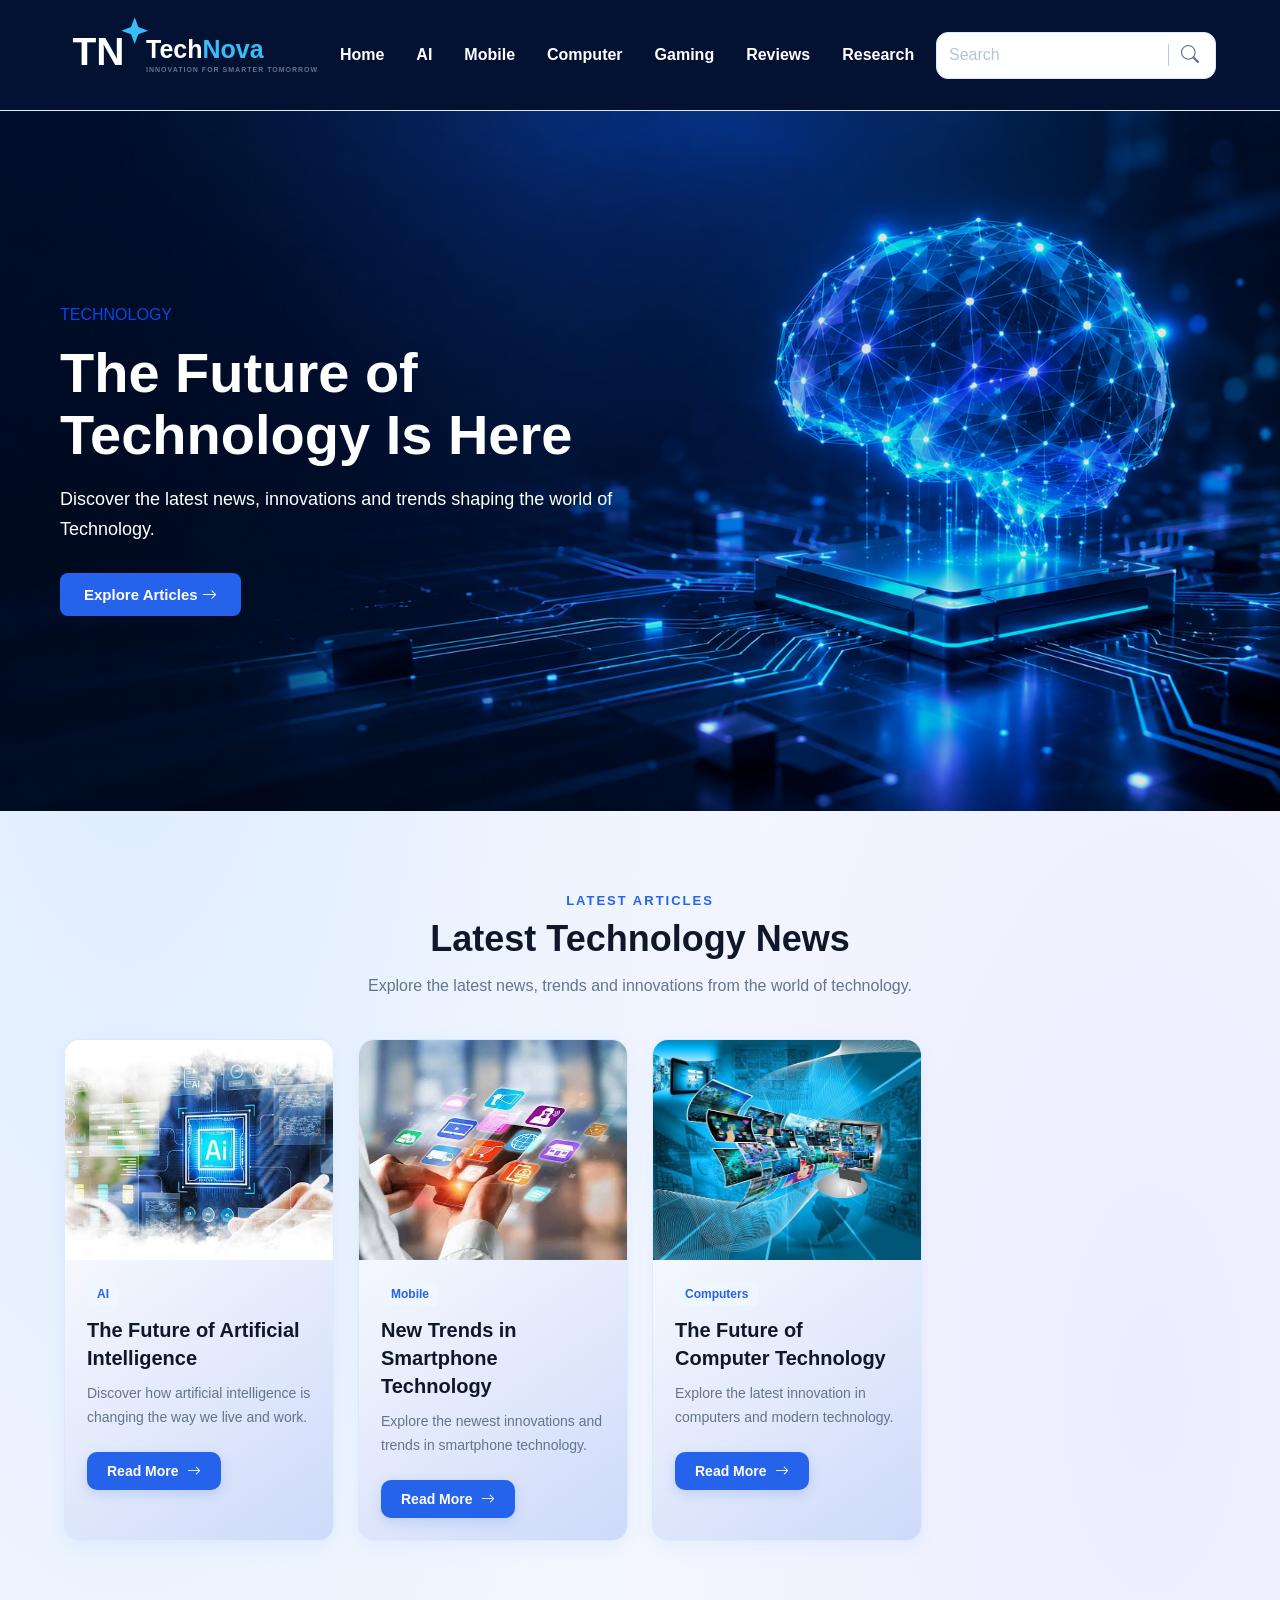
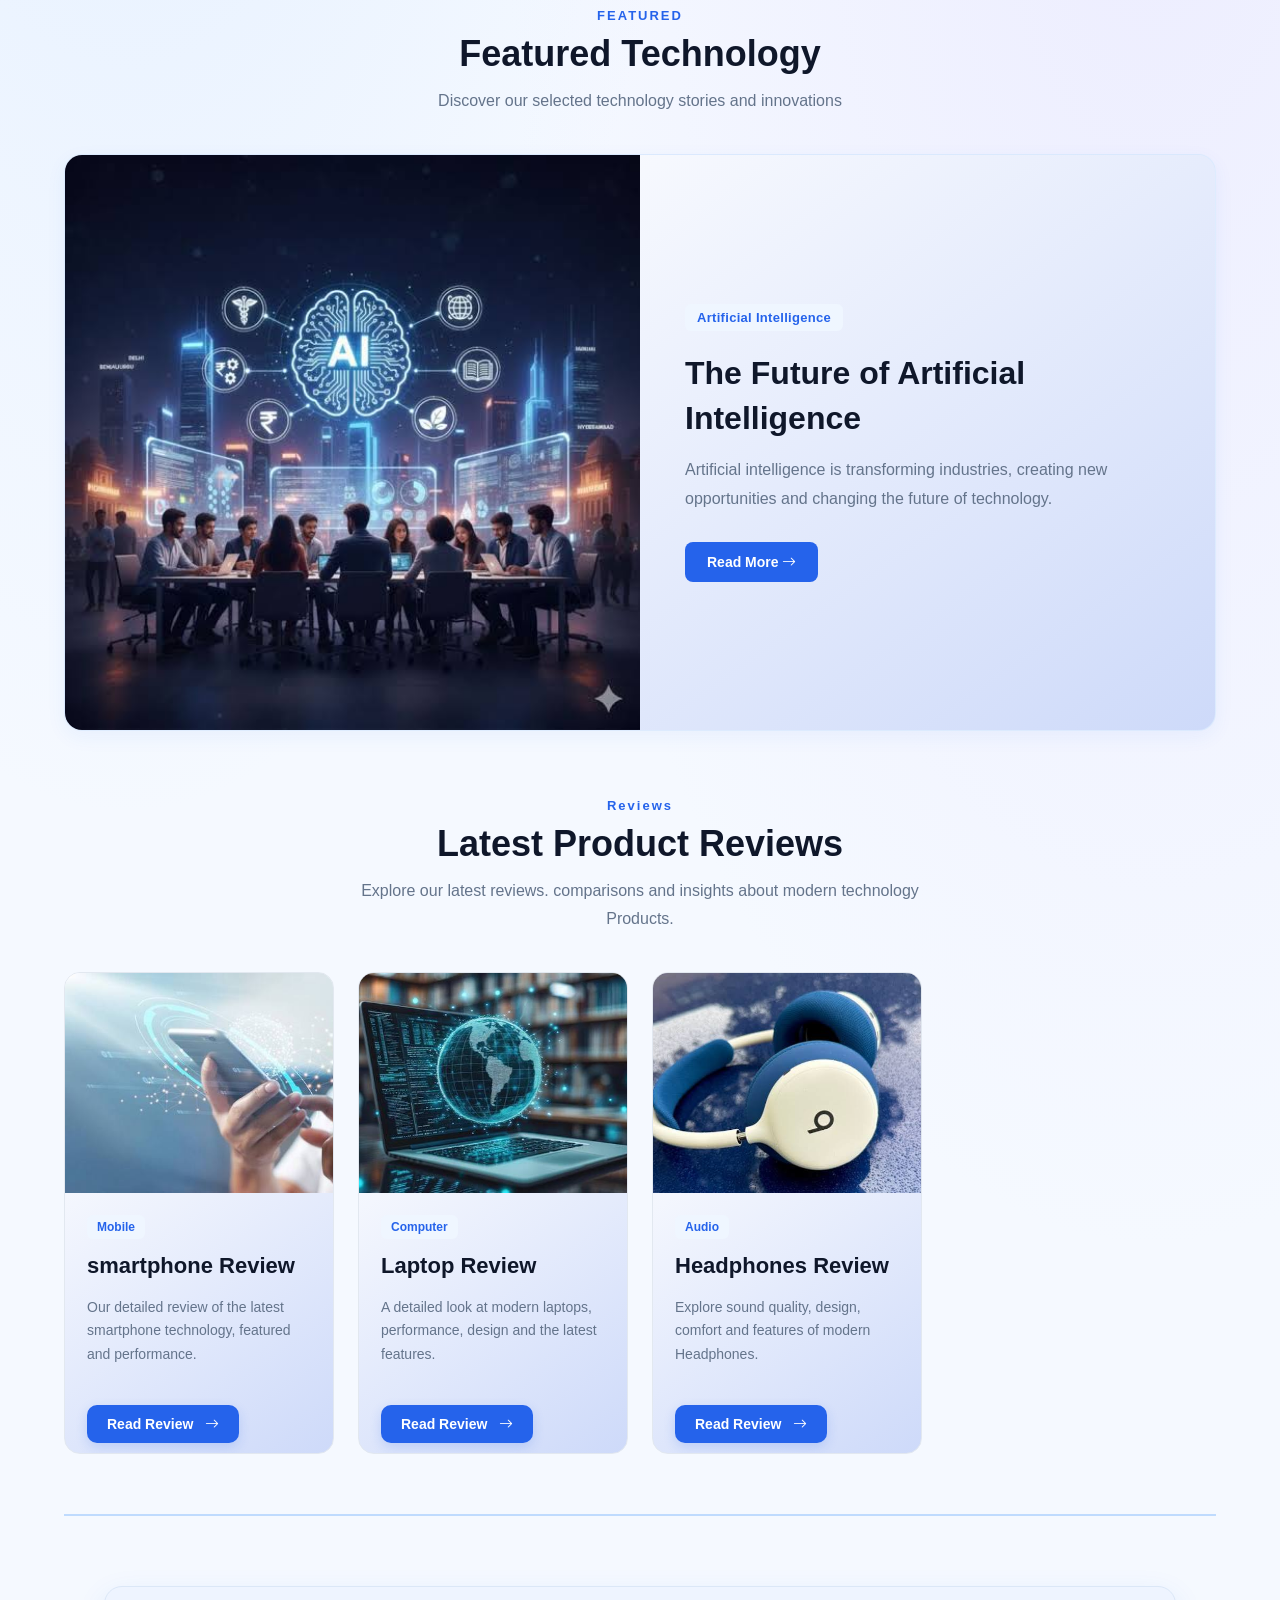
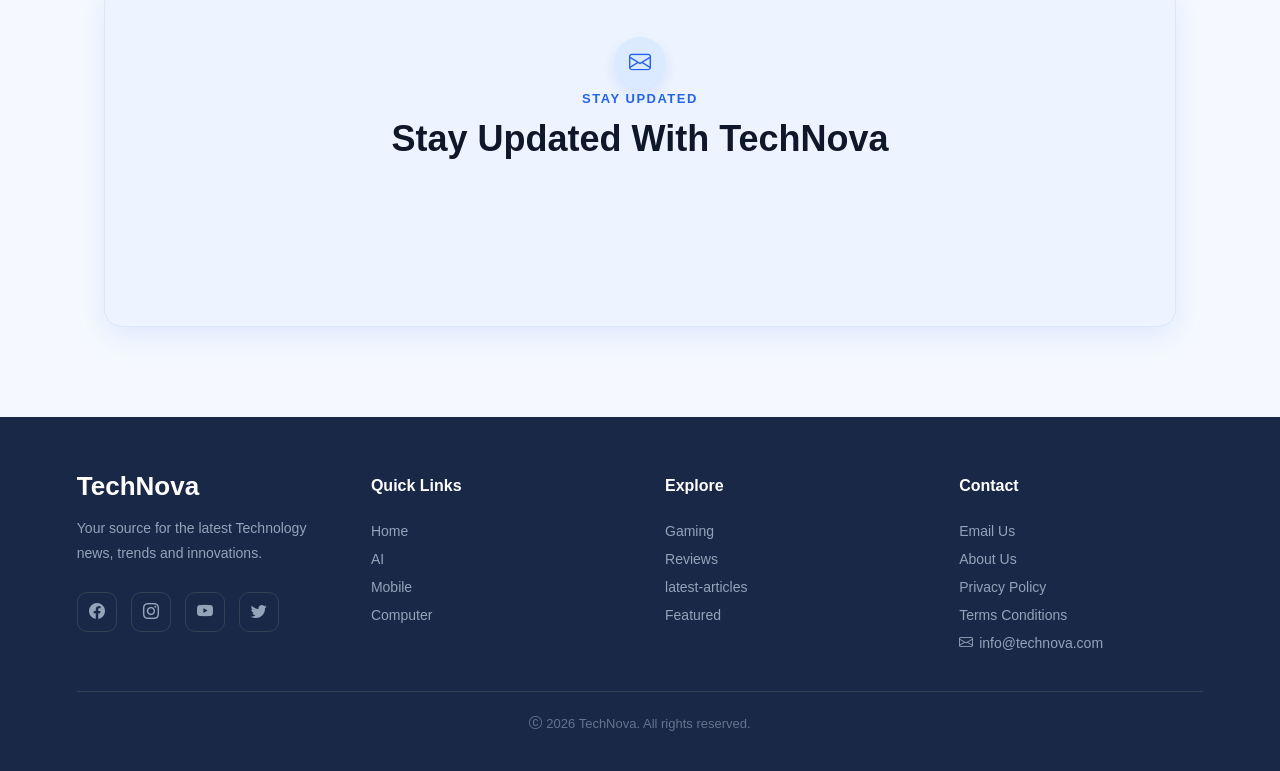
<file: index.html>
<!DOCTYPE html>
<html lang='en'>
<head>
    <meta charset='utf-8'>
    <meta name='viewport' content='width=device-width, initial-scale=1'>
    <title>Technology</title> 
    <link rel='stylesheet' href='css/style.css'>
    <link rel="stylesheet" href="https://cdn.jsdelivr.net/npm/bootstrap-icons@1.11.3/font/bootstrap-icons.min.css">

</head>
<body>
    <header>
        
         <a href="index.html" class="logo">

            <span class="logo-icon">
                <svg viewBox="0 0 64 64" xmlns="http://www.w3.org/2000/svg" aria-label="TN star logo" rol="img">
                    <defs>
                        <linearGradient id="logoGlow" x1="0" y1="0" x2="1" y2="1">
                            <stop offest="0%" stop-color="#38bdf8"/>
                        </linearGradient>
                    </defs>

                    

                    <text x="7" y="40" font-size="32" font-weight="800" font-family="Arial, sans-serif" fill="#ffffff">TN</text>

                    <path d="M58 1 L61 9 L69 12 L61 15 L58 23 L55 15 L47 12 L55 9 Z" fill="url(#logoGlow)"/>
                    
                </svg>
            </span>


            <span class="logo-text">
                <span class="logo-name">
                    <span class="logo-tech">Tech</span>
                    <span class="logo-nova">Nova</span>
                </span>
                <span class="logo-slogan">INNOVATION FOR SMARTER TOMORROW</span>
            </span>
         </a>

         <button class="mobile-menu-toggle" id="mobileMenuToggle" type="button" aria-label="Open navigation menu" aria-expanded="false">
            <i class="bi bi-first"></i>

         </button>

        <nav>
            <a href="index.html">Home</a>
            <div class="nav-dropdown">
                <a href="ai-details.html" class="nav-link">AI</a>
                <div class="dropdown-menu">
                    <a href="ai-details.html#what-is-ai">What is AI</a>
                    <a href="ai-details.html#ai-applications">Applications</a>
                    <a href="ai-details.html#future-impact">Future Impact</a>
                    <a href="ai-details.html#more-about-ai">More About Artificial Intelligence</a>
                    <a href="ai-details.html#ai-everyday-life">AI in Everyday Life</a>
                    <a href="ai-details.html#how-ai-learns">How AI Learns</a>
                    <a href="ai-details.html#ai-technology">AI Technology</a>
                </div>
            </div>
            <div class="nav-dropdown">
                <a href="mobile-details.html" class="nav-link">Mobile</a>
                <div class="dropdown-menu">
                    <a href="mobile-details.html#smartphone-innovations">Smartphone Innovations</a>
                    <a href="mobile-details.html#key-features">key Features</a>
                    <a href="mobile-details.html#future-of-mobile">Future of Mobile</a>

                </div>

            </div>
            <div class="nav-dropdown">
                <a href="computer-details.html" class="nav-link">Computer</a>
                <div class="dropdown-menu">
                    <a href="computer-details.html#modern-hardware">Modern Hardware</a>
                    <a href="computer-details.html#powerful-processors">Powerful Processors</a>
                    <a href="computer-details.html#future-of-computing">Future of Computing</a>

                </div>

            </div>
            <div class="nav-dropdown">
                <a href="gaming-details.html" class="nav-link">Gaming</a>
                <div class="dropdown-menu">
                    <a href="gaming-details.html#gaming-hardware">Gaming Hardware</a>
                    <a href="gaming-details.html#gaming-technology">Gaming Technology</a>
                    <a href="gaming-details.html#future-of-gaming">Future of Gaming</a>

                </div>

            </div>
            <div class="nav-dropdown">
                <a href="#" class="nav-link">Reviews</a>
                <div class="dropdown-menu">
                    <a href="smartphone-review.html">Smartphone Review</a>
                    <a href="computer-review.html">Computer Review</a>
                    <a href="headphones-review.html">Headphones Review</a>
                    <a href="smartwatch-review.html">Smartwatch Review</a>

                </div>

            </div>
            <a href="research.html">Research</a>
        </nav>

        <div class="header-actions">
            <div class="search-content">
                <input type="search" id="searchInput" placeholder="Search" aria-label="Search technology">
                <span class="search-divider"></span>
                <button id="searchToggle" type="button" aria-label="Start search">
                    <i class="bi bi-search"></i>

                </button>

            </div>
            <div id="searchResults"></div>
            
        </div>

        

        
    </header>

    <!-- بخش دوم -->
     <main>
        <section class="hero">
            <div class="hero-content">
                <span class="hero-label">TECHNOLOGY</span>
                <h1>The Future of Technology Is Here</h1>
                <p>
                    Discover the latest news, innovations and trends shaping the world of Technology.
                </p>

                <a href="research.html" class="hero-btn">Explore Articles <i class="bi bi-arrow-right"></i></a>

            </div>

            <div class="brain-trigger"></div>

            <div class="hero-icons">

                <svg class="brain-connections">
                    <line class="connection-ai" x1="650" y1="175" x2="700" y2="155" />
                </svg>    

                </div>

                
                <!-- <span class="hero-icon icon-ai">
                    <i class="bi bi-robot"></i>
                    <span class="icon-label">AI</span>
                </span> -->
                <a href="ai-details.html" class="hero-icon icon-ai">
                    <i class="bi bi-robot"></i>
                    <span class="icon-label">AI</span>
                </a>

                <!-- <span class="hero-icon icon-mobile">
                    <i class="bi bi-phone"></i>
                    <span class="icon-label">Mobile</span>
                </span> -->
                <a href="mobile-details.html" class="hero-icon icon-mobile">
                    <i class="bi bi-phone"></i>
                    <span class="icon-label">Mobile</span>
                </a>

                <!-- <span class="hero-icon icon-computer">
                    <i class="bi bi-laptop"></i>
                    <span class="icon-label">Computer</span>
                </span> -->
                <a href="computer-details.html" class="hero-icon icon-computer">
                    <i class="bi bi-laptop"></i>
                    <span class="icon-label">Computer</span>
                </a>

                <!-- <span class="hero-icon icon-gaming">
                    <i class="bi bi-controller"></i>
                    <span class="icon-label">Gaming</span>
                </span> -->
                <a href="gaming-details.html" class="hero-icon icon-gaming">
                    <i class="bi bi-controller"></i>
                    <span class="icon-label">Gaming</span>
                </a>

                <!-- <span class="hero-icon icon-reviews">
                    <i class="bi bi-star"></i>
                    <span class="icon-label">Reviews</span>
                </span> -->
                <a href="index.html#reviews" class="hero-icon icon-reviews">
                    <i class="bi bi-star"></i>
                    <span class="icon-label">Reviews</span>
                </a>

            </div>

        </section>

        
        <!-- بخش سوم -->
        <section class="latest-articles">
            <div class="section-heading">
                <span>LATEST ARTICLES</span>
                <h2>Latest Technology News</h2>

                <p>
                    Explore the latest news, trends and innovations from the world of technology.
                </p>

            </div>

            <div class="articles-grid">

                <article class="article-card">

                    <img src="images/ai/images (13).jpg" alt="Artificial Intelligence">
                    <div class="article-content">
                        <span class="article-category">AI</span>
                        <h3>The Future of Artificial Intelligence</h3>
                        <p>
                            Discover how artificial intelligence is changing the way we live and work.
                        </p>
                        <a href="ai-details.html" class="read-more">Read More <i class="bi bi-arrow-right"></i></a>

                    </div>

                </article>

                <article class="article-card">

                    <img src="images/mobile/images (25).jpg" alt="Mobile Technology">
                    <div class="article-content">
                        <span class="article-category">Mobile</span>
                        <h3>New Trends in Smartphone Technology</h3>
                        <p>
                            Explore the newest innovations and trends in  smartphone technology.
                        </p>
                        <a href="mobile-details.html" class="read-more">Read More <i class="bi bi-arrow-right"></i></a>

                    </div>

                </article>

                <article class="article-card">
                    <img src="images/computer/images (17).jpg" alt="Computer Technology">
                    <div class="article-content">
                        <span class="article-category">Computers</span>
                        <h3>The Future of Computer Technology</h3>
                        <p>
                            Explore the latest innovation in computers and modern technology.
                        </p>

                        <a href="computer-details.html" class="read-more">Read More <i class="bi bi-arrow-right"></i></a>

                    </div>

                </article>

                <article class="article-card">
                    <img src="images/gaming/images (31).jpg" alt="Gaming Technology">
                    <div class="article-content">
                        <span class="article-category">Gaming</span>
                        <h3>The Latest Trends in Gaming</h3>
                        <p>
                            Discover new gaming technologies, consoles and exciting innovations.
                        </p>
                        <a href="gaming-details.html" class="read-more">Read More <i class="bi bi-arrow-right"></i></a>

                    </div>

                </article>
            </div>
        </section>

        <!-- بخش چهارم -->
        <section class="featured-section">
            <div class="section-heading">
                <span>FEATURED</span>
                <h2>Featured Technology</h2>
                <p>
                    Discover our selected technology stories and innovations
                </p>

            </div>

            <div class="featured-card">
                <div class="featured-image">
                    <img src="images/images (14).jpg" alt="Featured Technology">

                </div>

                <div class="featured-content">
                <span class="featured-category">Artificial Intelligence</span>
                <h3>The Future of Artificial Intelligence</h3>
                <p>
                    Artificial intelligence is transforming industries, creating new opportunities and changing the future of technology.
                </p>

                <a href="featured-ai-article.html" class="featured-btn">Read More <i class="bi bi-arrow-right"></i></a>

            </div>

            </div>
           
        </section>

        <!-- بخش 5 -->

        <section class="reviews-section" id="reviews">
            <div class="section-heading">
                <span>Reviews</span>
                <h2>Latest Product Reviews</h2>
                <p>
                    Explore our latest reviews. comparisons and insights about modern technology Products.
                </p>

            </div>
            <!-- کارت اول -->

            <div class="reviews-card">
                <article class="review-card">
                    <div class="review-image">
                    <img src="images/mobile/images (24).jpg" alt="Smartphone Review">
                    </div>

                    <div class="review-content">
                        <span class="review-category">Mobile</span>
                        <h3>smartphone Review</h3>
                        <p>
                            Our detailed review of the latest smartphone technology, featured and performance.
                        </p>
                        


                        <a href="smartphone-review.html" class="review-btn">Read Review <i class="bi bi-arrow-right"></i></a>

                    </div>

                </article>
                <!-- کارت دوم -->
                <article class="review-card">
                    <div class="review-image">
                        <img src="images/computer/images (39).jpg" alt="Laptop Review">

                    </div>

                    <div class="review-content">
                        <span class="review-category">Computer</span>
                        <h3>Laptop Review</h3>
                        <p>
                            A detailed look at modern laptops, performance, design and the latest features.
                        </p>
                        
                        <a href="computer-review.html" class="review-btn">Read Review <i class="bi bi-arrow-right"></i></a>

                    </div>

                </article>
                <!-- کارت سوم -->
                 <article class="review-card">
                    <div class="review-image">
                        <img src="images/123.jpg" alt="Headphones Review">

                    </div>

                    <div class="review-content">
                        <span class="review-category">Audio</span>
                        <h3>Headphones Review</h3>
                        <p>
                            Explore sound quality, design, comfort and features of modern Headphones.
                        </p>
                        
                        <a href="headphones-review.html" class="review-btn">Read Review <i class="bi bi-arrow-right"></i></a>

                    </div>

                 </article>

                 <!-- کارت 4 -->
                  <article class="review-card">
                    <div class="review-image">
                        <img src="images/ttttt.jpg" alt="Smartwatch Review">

                    </div>

                    <div class="review-content">
                        <span class="review-category">Wearables</span>
                        <h3>Smartwatch Review</h3>
                        <p>
                            A closer look at modern Smartwatches, features, design and everyday usability.
                        </p>
                        
                        <a href="smartwatch-review.html" class="review-btn">Read Review <i class="bi bi-arrow-right"></i></a>

                    </div>

                  </article>
            </div>

        </section>

        <!-- Newsletter بخش 6 -->
         <section class="newsletter-section">
            <div class="newsletter-content">
                <span class="newsletter-icon">
                    <i class="bi bi-envelope"></i>
                </span>

                <span class="newsletter-label">STAY UPDATED</span>
                
                <h2>Stay Updated With TechNova</h2>
                <p>
                    Get the latest technology news, trends and innovations delivered to you.
                </p>
                <form class="newsletter-form">
                    <input type="email" placeholder="Enter your email">
                    <button type="submit">Subscribe</button>
                </form>

                <p class="newsletter-message" aria-live="polite"></p>

            </div>

         </section>

         
     </main>
     <!-- footer  -->
      <footer class="footer">
        <div class="footer-content">
            <div class="footer-about">
                <h3>TechNova</h3>
                <p>
                    Your source for the latest Technology news, trends and innovations.
                </p>

                <div class="footer-socials">
                    <a href="#"><i class="bi bi-facebook"></i></a>
                    <a href="#"><i class="bi bi-instagram"></i></a>
                    <a href="#"><i class="bi bi-youtube"></i></a>
                    <a href="#"><i class="bi bi-twitter"></i></a>

                </div>

            </div>

            <div class="footer-links">
                <h4>Quick Links</h4>
                <a href="#">Home</a>
                <a href="#">AI</a>
                <a href="#">Mobile</a>
                <a href="#">Computer</a>

            </div>

            <div class="footer-links">
                <h4>Explore</h4>
                <a href="#">Gaming</a>
                <a href="#">Reviews</a>
                <a href="#">latest-articles</a>
                <a href="#">Featured</a>

            </div>

            <div class="footer-links">
                <h4>Contact</h4>
                <a href="#">Email Us</a>
                <a href="#">About Us</a>
                <a href="#">Privacy Policy</a>
                <a href="#">Terms Conditions</a>
                <a href="mailto:info@technova.com"><i class="bi bi-envelope"></i>info@technova.com</a>
               
            </div>
            
        </div>

        <div class="footer-bottom">
            <p><i class="bi bi-c-circle"></i>2026 TechNova. All rights reserved.</p>

        </div>
       

      </footer>
     
    










    

    <script src="js/search.js"></script>
    <script src="js/newsletter.js"></script>
    <script src="js/index.js" defer></script>
</body>
</html>
</file>
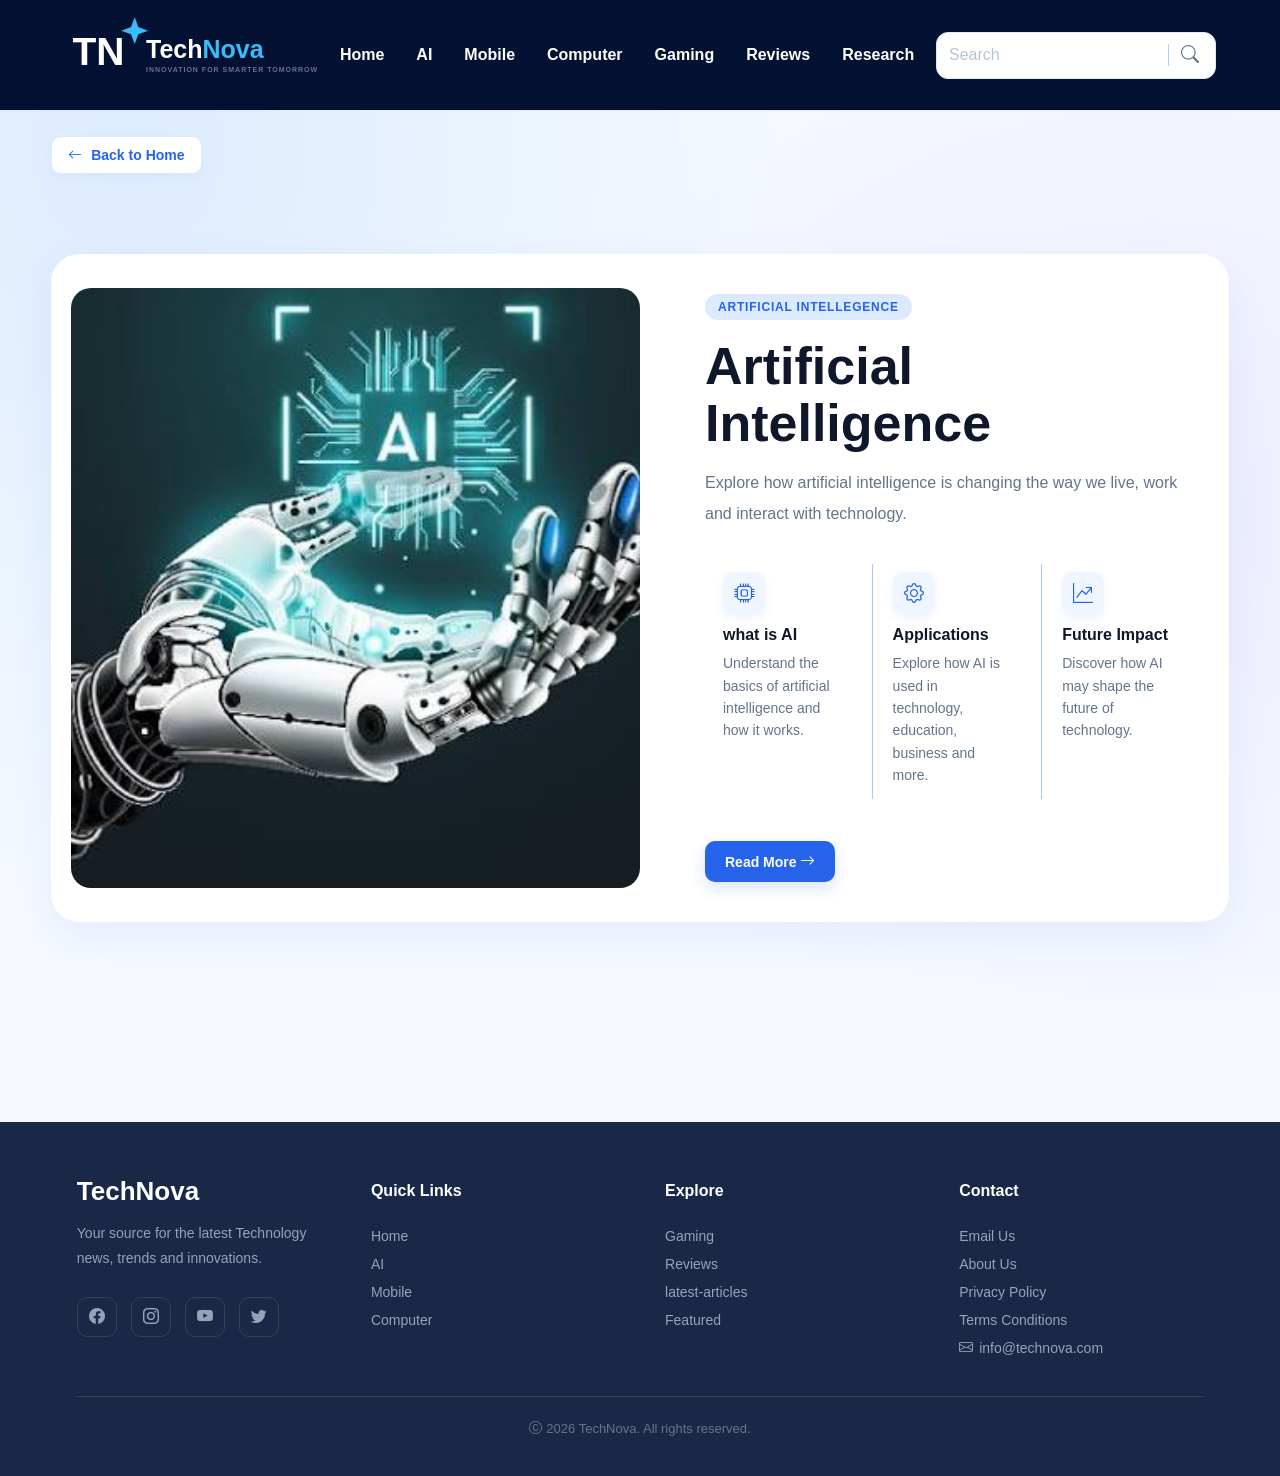
<file: ai-details.html>
<!DOCTYPE html>
<html lang='en'>
<head>
    <meta charset='utf-8'>
    <meta name='viewport' content='width=device-width, initial-scale=1'>
    <title>AI TechNova</title>
    <link rel='stylesheet' href='css/style.css'>
    <link rel="stylesheet" href="css/ai-details.css">

    <link rel="stylesheet" href="https://cdn.jsdelivr.net/npm/bootstrap-icons@1.11.3/font/bootstrap-icons.min.css">
</head>
<body>

    <header>
        
         <a href="index.html" class="logo">

            <span class="logo-icon">
                <svg viewBox="0 0 64 64" xmlns="http://www.w3.org/2000/svg" aria-label="TN star logo" rol="img">
                    <defs>
                        <linearGradient id="logoGlow" x1="0" y1="0" x2="1" y2="1">
                            <stop offest="0%" stop-color="#38bdf8"/>
                        </linearGradient>
                    </defs>

                    

                    <text x="7" y="40" font-size="32" font-weight="800" font-family="Arial, sans-serif" fill="#ffffff">TN</text>

                    <path d="M58 1 L61 9 L69 12 L61 15 L58 23 L55 15 L47 12 L55 9 Z" fill="url(#logoGlow)"/>
                    
                </svg>
            </span>


            <span class="logo-text">
                <span class="logo-name">
                    <span class="logo-tech">Tech</span>
                    <span class="logo-nova">Nova</span>
                </span>
                <span class="logo-slogan">INNOVATION FOR SMARTER TOMORROW</span>
            </span>
         </a>

         <button class="mobile-menu-toggle" id="mobileMenuToggle" type="button" aria-label="Open navigation menu" aria-expanded="false">
            <i class="bi bi-first"></i>

         </button>

        <nav>
            <a href="index.html">Home</a>
            <div class="nav-dropdown">
                <a href="ai-details.html" class="nav-link">AI</a>
                <div class="dropdown-menu">
                    <a href="ai-details.html#what-is-ai">What is AI</a>
                    <a href="ai-details.html#ai-applications">Applications</a>
                    <a href="ai-details.html#future-impact">Future Impact</a>
                    <a href="ai-details.html#more-about-ai">More About Artificial Intelligence</a>
                    <a href="ai-details.html#ai-everyday-life">AI in Everyday Life</a>
                    <a href="ai-details.html#how-ai-learns">How AI Learns</a>
                    <a href="ai-details.html#ai-technology">AI Technology</a>
                </div>
            </div>
            <div class="nav-dropdown">
                <a href="mobile-details.html" class="nav-link">Mobile</a>
                <div class="dropdown-menu">
                    <a href="mobile-details.html#smartphone-innovations">Smartphone Innovations</a>
                    <a href="mobile-details.html#key-features">key Features</a>
                    <a href="mobile-details.html#future-of-mobile">Future of Mobile</a>

                </div>

            </div>
            <div class="nav-dropdown">
                <a href="computer-details.html" class="nav-link">Computer</a>
                <div class="dropdown-menu">
                    <a href="computer-details.html#modern-hardware">Modern Hardware</a>
                    <a href="computer-details.html#powerful-processors">Powerful Processors</a>
                    <a href="computer-details.html#future-of-computing">Future of Computing</a>

                </div>

            </div>
            <div class="nav-dropdown">
                <a href="gaming-details.html" class="nav-link">Gaming</a>
                <div class="dropdown-menu">
                    <a href="gaming-details.html#gaming-hardware">Gaming Hardware</a>
                    <a href="gaming-details.html#gaming-technology">Gaming Technology</a>
                    <a href="gaming-details.html#future-of-gaming">Future of Gaming</a>

                </div>

            </div>
            <div class="nav-dropdown">
                <a href="#" class="nav-link">Reviews</a>
                <div class="dropdown-menu">
                    <a href="smartphone-review.html">Smartphone Review</a>
                    <a href="computer-review.html">Computer Review</a>
                    <a href="headphones-review.html">Headphones Review</a>
                    <a href="smartwatch-review.html">Smartwatch Review</a>

                </div>

            </div>
            <a href="research.html">Research</a>
        </nav>

        <div class="header-actions">
            <div class="search-content">
                <input type="search" id="searchInput" placeholder="Search" aria-label="Search technology">
                <span class="search-divider"></span>
                <button id="searchToggle" type="button" aria-label="Start search">
                    <i class="bi bi-search"></i>

                </button>

            </div>
            <div id="searchResults"></div>
            
        </div>

        

        
    </header>

    <main>
        <a href="index.html" class="back-home"><i class="bi bi-arrow-left"></i>Back to Home</a>
        <section class="ai-detail">
            <div class="ai-detail-image">
                <img src="images/ai/222.jpg" alt="Artificial Intelligence">

            </div>

            <div class="ai-detail-content">
                <span class="ai-detail-label">ARTIFICIAL INTELLEGENCE</span>
                <h1>Artificial Intelligence</h1>
                <p>
                    Explore how artificial intelligence is changing the way we live, work and interact with technology.
                </p>

                <div class="ai-detail-cards">
                    <!-- کارت اول -->
                    <div class="ai-info-card" data-card="ai">
                        <i class="bi bi-cpu"></i>
                        <h3>what is AI</h3>
                        <p>
                            Understand the basics of artificial intelligence and how it works.
                        </p>

                    </div>

                    <!-- کارت دوم -->
                    <div class="ai-info-card" data-card="applications">
                        <i class="bi bi-gear"></i>
                        <h3>Applications</h3>
                        <p>
                            Explore how AI is used in technology, education, business and more.
                        </p>

                        

                    </div>

                    <!-- کارت سوم -->
                    <div class="ai-info-card" data-card="future">
                        <i class="bi bi-graph-up-arrow"></i>
                        <h3>Future Impact</h3>
                        <p>
                            Discover how AI may shape the future of technology.
                        </p>

                        

                    </div>

                </div>


                <a href="#" class="ai-read-more">Read More <i class="bi bi-arrow-right"></i></a>

            </div>

        </section>

        <!-- اطلاعات عنوان های کوچک -->

                <div class="ai-card-extra-info">
                    <div class="ai-card-extra-content" data-card="ai" id="what-is-ai">
                        <h2>What is AI?</h2>
                        <p>
                             Artificial Intelligence is a technology that allows computers and machines to learn from information, recognize patterns and perform tasks that normally require human intelligence.
                             Artificial Intelligence is a technology that allows computers and machines to learn from information, recognize patterns and perform tasks that normally require human intelligence.Artificial Intelligence is a technology that allows computers and machines to learn from information, recognize patterns and perform tasks that normally require human intelligence.Artificial Intelligence is a technology that allows computers and machines to learn from information, recognize patterns and perform tasks that normally require human intelligence.
                             Artificial Intelligence is a technology that allows computers and machines to learn from information, recognize patterns and perform tasks that normally require human intelligence.
                        </p>

                    </div>

                    <div class="ai-card-extra-content" data-card="applications" id="ai-application">
                        <h2>Applications</h2>
                        <p>
                              Artificial Intelligence is used in many areas, including smartphones, educations, business, healthcare, transportation and entertainment.
                              Artificial Intelligence is used in many areas, including smartphones, educations, business, healthcare, transportation and entertainment.Artificial Intelligence is used in many areas, including smartphones, educations, business, healthcare, transportation and entertainment.Artificial Intelligence is used in many areas, including smartphones, educations, business, healthcare, transportation and entertainment.
                              Artificial Intelligence is used in many areas, including smartphones, educations, business, healthcare, transportation and entertainment.
                        </p>

                    </div>

                    <div class="ai-card-extra-content" data-card="future" id="future-impact">
                        <h2>Future Impact</h2>
                        <p>
                              Artificial Intelligence may influence the future of technology by improving automation, decision-making, personalization and the way peaple interact with digital systems.
                              Artificial Intelligence may influence the future of technology by improving automation, decision-making, personalization and the way peaple interact with digital systems.Artificial Intelligence may influence the future of technology by improving automation, decision-making, personalization and the way peaple interact with digital systems.Artificial Intelligence may influence the future of technology by improving automation, decision-making, personalization and the way peaple interact with digital systems.Artificial Intelligence may influence the future of technology by improving automation, decision-making, personalization and the way peaple interact with digital systems.
                        </p>

                    </div>

                    

                </div>

        <section class="ai-extra-info" id="more-about-ai">
            <h2>More About Artificial Intelligence</h2>
            <p>
                Artificial Intelligence enables computers to learn from data, recognize patterns and perform tasks that normally requires human intelligence.Artificial Intelligence enables computers to learn from data, recognize patterns and perform tasks that normally requires human intelligence.
                Artificial Intelligence enables computers to learn from data, recognize patterns and perform tasks that normally requires human intelligence.Artificial Intelligence enables computers to learn from data, recognize patterns and perform tasks that normally requires human intelligence.
            </p>

            <div class="ai-extra-item" id="ai-everyday-life">
                <h3>AI in Everyday Life</h3>
                <p>
                    Artificial Intelligence is becoming part of everyday life, from smart assistants and recommendation systems to intelligent features in modern devices.Artificial Intelligence is becoming part of everyday life, from smart assistants and recommendation systems to intelligent features in modern devices.Artificial Intelligence is becoming part of everyday life, from smart assistants and recommendation systems to intelligent features in modern devices.
                    Artificial Intelligence is becoming part of everyday life, from smart assistants and recommendation systems to intelligent features in modern devices.
                    Artificial Intelligence is becoming part of everyday life, from smart assistants and recommendation systems to intelligent features in modern devices.
                </p>

            </div>

            <div class="ai-extra-item" id="how-ai-learns">
                <h3>How AI Learns</h3>
                <p>
                    AI systems analyze data, identify patterns and improve their results through learning algorithms.AI systems analyze data, identify patterns and improve their results through learning algorithms.
                    AI systems analyze data, identify patterns and improve their results through learning algorithms.AI systems analyze data, identify patterns and improve their results through learning algorithms.AI systems analyze data, identify patterns and improve their results through learning algorithms.
                    AI systems analyze data, identify patterns and improve their results through learning algorithms.AI systems analyze data, identify patterns and improve their results through learning algorithms.
                </p>

            </div>

            <div class="ai-extra-item" id="ai-technology">
                <h3>AI Technology</h3>
                <p>
                    AI is helping modern technologies become smarter, faster and more capable of adapting to users' needs.AI is helping modern technologies become smarter, faster and more capable of adapting to users' needs.
                    AI is helping modern technologies become smarter, faster and more capable of adapting to users' needs.AI is helping modern technologies become smarter, faster and more capable of adapting to users' needs.
                    AI is helping modern technologies become smarter, faster and more capable of adapting to users' needs.
                </p>

            </div>

        </section>
    </main>

    <!-- footer  -->
      <footer class="footer">
        <div class="footer-content">
            <div class="footer-about">
                <h3>TechNova</h3>
                <p>
                    Your source for the latest Technology news, trends and innovations.
                </p>

                <div class="footer-socials">
                    <a href="#"><i class="bi bi-facebook"></i></a>
                    <a href="#"><i class="bi bi-instagram"></i></a>
                    <a href="#"><i class="bi bi-youtube"></i></a>
                    <a href="#"><i class="bi bi-twitter"></i></a>

                </div>

            </div>

            <div class="footer-links">
                <h4>Quick Links</h4>
                <a href="#">Home</a>
                <a href="#">AI</a>
                <a href="#">Mobile</a>
                <a href="#">Computer</a>

            </div>

            <div class="footer-links">
                <h4>Explore</h4>
                <a href="#">Gaming</a>
                <a href="#">Reviews</a>
                <a href="#">latest-articles</a>
                <a href="#">Featured</a>

            </div>

            <div class="footer-links">
                <h4>Contact</h4>
                <a href="#">Email Us</a>
                <a href="#">About Us</a>
                <a href="#">Privacy Policy</a>
                <a href="#">Terms Conditions</a>
                <a href="mailto:info@technova.com"><i class="bi bi-envelope"></i>info@technova.com</a>
               
            </div>
            
        </div>

        <div class="footer-bottom">
            <p><i class="bi bi-c-circle"></i>2026 TechNova. All rights reserved.</p>

        </div>
       

      </footer>




    <script src="js/ai-script.js"></script>
    <script src="js/search.js"></script>
    <script src="js/index.js"></script>
    
</body>
</html>
</file>
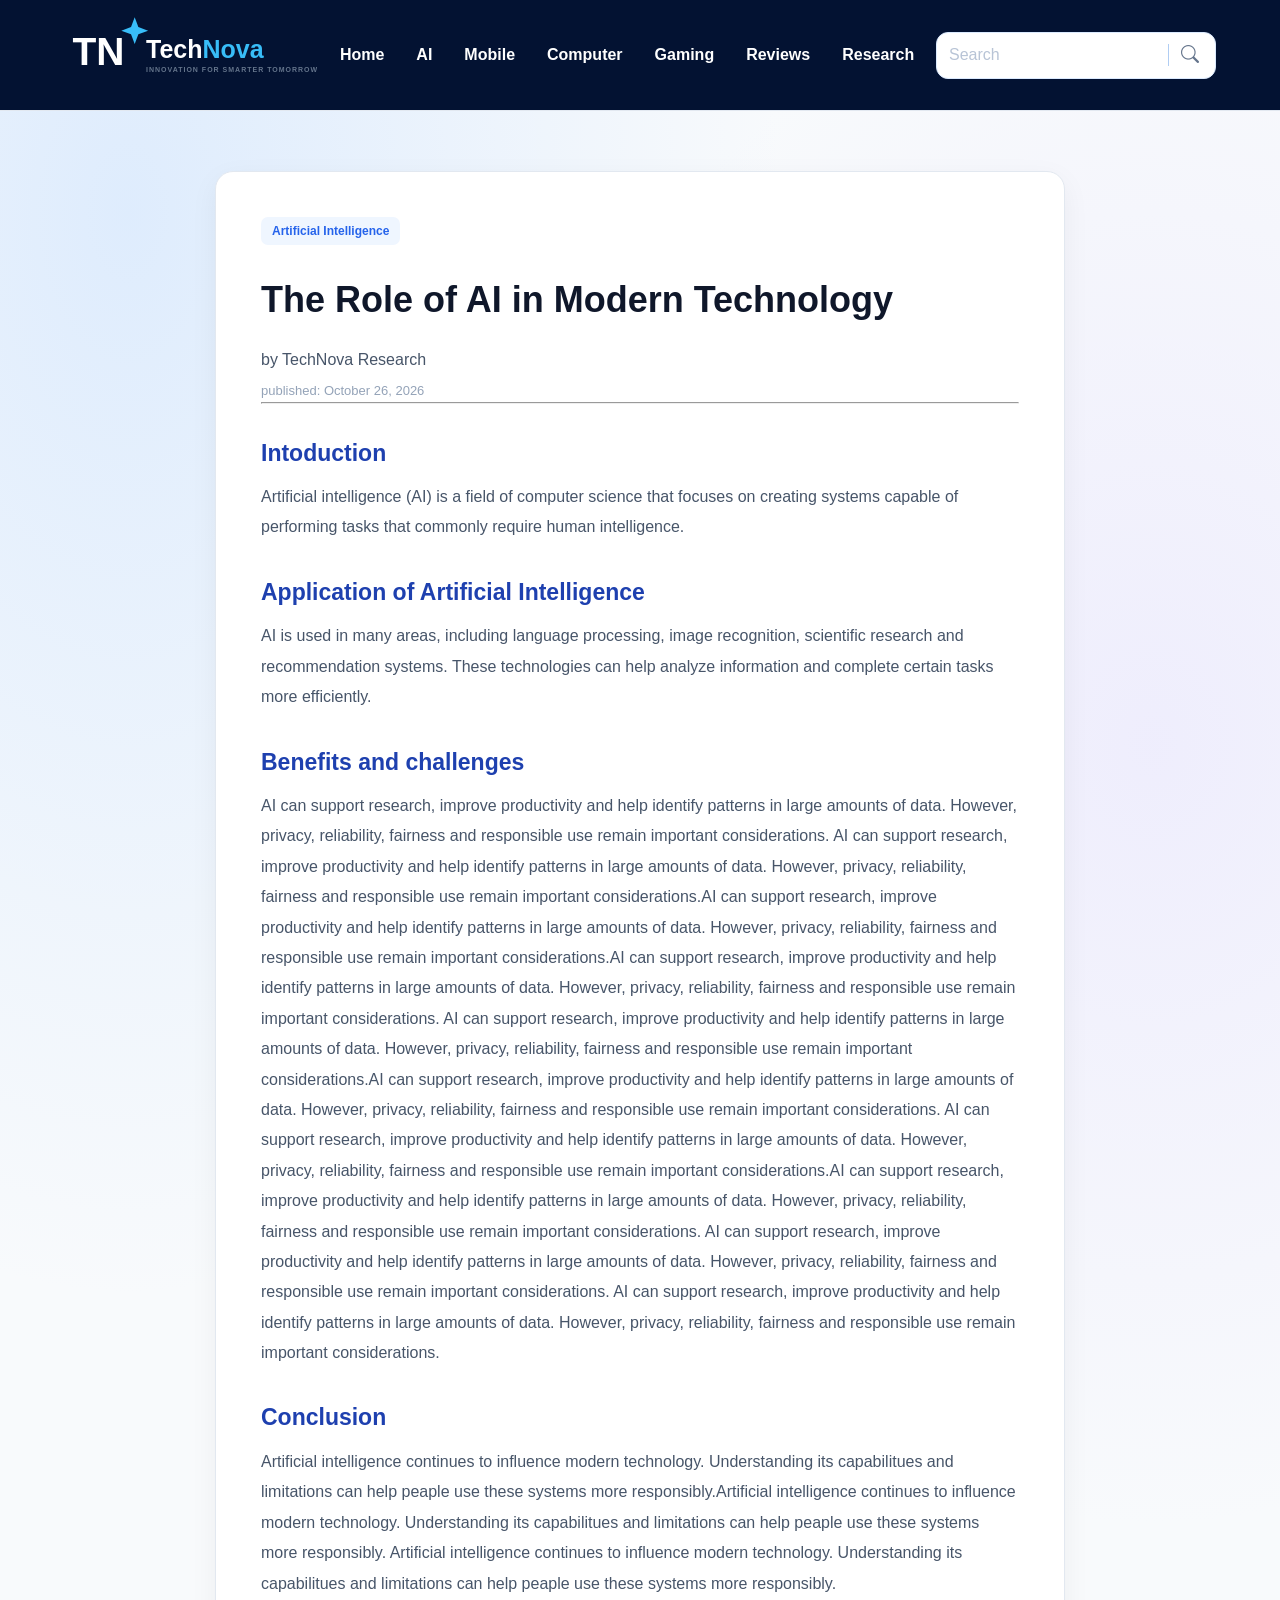
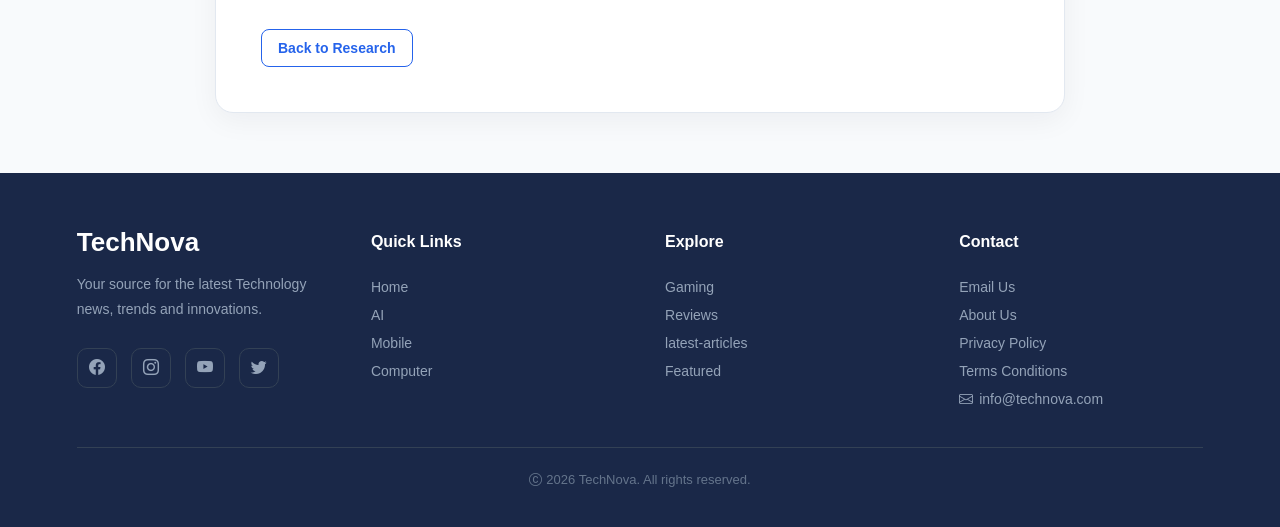
<file: ai-research-article.html>
<!DOCTYPE html>
<html lang='en'>
<head>
    <meta charset='utf-8'>
    <meta name='viewport' content='width=device-width, initial-scale=1'>
    <title>The Role of AI in Modern Technology | TechNova</title>
    <link rel='stylesheet' href='css/style.css'>
    <link rel="stylesheet" href="css/research.css">
    <link rel="stylesheet" href="https://cdn.jsdelivr.net/npm/bootstrap-icons@1.11.3/font/bootstrap-icons.min.css">
</head>
<body>
    <header>
        
         <a href="index.html" class="logo">

            <span class="logo-icon">
                <svg viewBox="0 0 64 64" xmlns="http://www.w3.org/2000/svg" aria-label="TN star logo" rol="img">
                    <defs>
                        <linearGradient id="logoGlow" x1="0" y1="0" x2="1" y2="1">
                            <stop offest="0%" stop-color="#38bdf8"/>
                        </linearGradient>
                    </defs>

                    

                    <text x="7" y="40" font-size="32" font-weight="800" font-family="Arial, sans-serif" fill="#ffffff">TN</text>

                    <path d="M58 1 L61 9 L69 12 L61 15 L58 23 L55 15 L47 12 L55 9 Z" fill="url(#logoGlow)"/>
                    
                </svg>
            </span>


            <span class="logo-text">
                <span class="logo-name">
                    <span class="logo-tech">Tech</span>
                    <span class="logo-nova">Nova</span>
                </span>
                <span class="logo-slogan">INNOVATION FOR SMARTER TOMORROW</span>
            </span>
         </a>

         <button class="mobile-menu-toggle" id="mobileMenuToggle" type="button" aria-label="Open navigation menu" aria-expanded="false">
            <i class="bi bi-first"></i>

         </button>

        <nav>
            <a href="index.html">Home</a>
            <div class="nav-dropdown">
                <a href="ai-details.html" class="nav-link">AI</a>
                <div class="dropdown-menu">
                    <a href="ai-details.html#what-is-ai">What is AI</a>
                    <a href="ai-details.html#ai-applications">Applications</a>
                    <a href="ai-details.html#future-impact">Future Impact</a>
                    <a href="ai-details.html#more-about-ai">More About Artificial Intelligence</a>
                    <a href="ai-details.html#ai-everyday-life">AI in Everyday Life</a>
                    <a href="ai-details.html#how-ai-learns">How AI Learns</a>
                    <a href="ai-details.html#ai-technology">AI Technology</a>
                </div>
            </div>
            <div class="nav-dropdown">
                <a href="mobile-details.html" class="nav-link">Mobile</a>
                <div class="dropdown-menu">
                    <a href="mobile-details.html#smartphone-innovations">Smartphone Innovations</a>
                    <a href="mobile-details.html#key-features">key Features</a>
                    <a href="mobile-details.html#future-of-mobile">Future of Mobile</a>

                </div>

            </div>
            <div class="nav-dropdown">
                <a href="computer-details.html" class="nav-link">Computer</a>
                <div class="dropdown-menu">
                    <a href="computer-details.html#modern-hardware">Modern Hardware</a>
                    <a href="computer-details.html#powerful-processors">Powerful Processors</a>
                    <a href="computer-details.html#future-of-computing">Future of Computing</a>

                </div>

            </div>
            <div class="nav-dropdown">
                <a href="gaming-details.html" class="nav-link">Gaming</a>
                <div class="dropdown-menu">
                    <a href="gaming-details.html#gaming-hardware">Gaming Hardware</a>
                    <a href="gaming-details.html#gaming-technology">Gaming Technology</a>
                    <a href="gaming-details.html#future-of-gaming">Future of Gaming</a>

                </div>

            </div>
            <div class="nav-dropdown">
                <a href="#" class="nav-link">Reviews</a>
                <div class="dropdown-menu">
                    <a href="smartphone-review.html">Smartphone Review</a>
                    <a href="computer-review.html">Computer Review</a>
                    <a href="headphones-review.html">Headphones Review</a>
                    <a href="smartwatch-review.html">Smartwatch Review</a>

                </div>

            </div>
            <a href="research.html">Research</a>
        </nav>

        <div class="header-actions">
            <div class="search-content">
                <input type="search" id="searchInput" placeholder="Search" aria-label="Search technology">
                <span class="search-divider"></span>
                <button id="searchToggle" type="button" aria-label="Start search">
                    <i class="bi bi-search"></i>

                </button>

            </div>
            <div id="searchResults"></div>
            
        </div>

        

        
    </header>

    <main class="research-main">
        <article class="full-research-article">
            <span class="article-category">Artificial Intelligence</span>
            <h1>The Role of AI in Modern Technology</h1>
            <p class="article-author">by TechNova Research</p>
            <p class="article-date">published: October 26, 2026</p>
            <hr>

            <h2>Intoduction</h2>
            <p>
                Artificial intelligence (AI) is a field of computer science that focuses on creating systems capable of performing tasks that commonly require human intelligence.
            </p>

            <h2>Application of Artificial Intelligence</h2>
            <p>
                AI is used in many areas, including language processing, image recognition, scientific research and recommendation systems. These technologies can help analyze information and complete certain tasks more efficiently.
            </p>

            <h2>Benefits and challenges</h2>
            <p>
                AI can support research, improve productivity and help identify patterns in large amounts of data. However, privacy, reliability, fairness and responsible use remain important considerations.
                AI can support research, improve productivity and help identify patterns in large amounts of data. However, privacy, reliability, fairness and responsible use remain important considerations.AI can support research, improve productivity and help identify patterns in large amounts of data. However, privacy, reliability, fairness and responsible use remain important considerations.AI can support research, improve productivity and help identify patterns in large amounts of data. However, privacy, reliability, fairness and responsible use remain important considerations.
                AI can support research, improve productivity and help identify patterns in large amounts of data. However, privacy, reliability, fairness and responsible use remain important considerations.AI can support research, improve productivity and help identify patterns in large amounts of data. However, privacy, reliability, fairness and responsible use remain important considerations.
                AI can support research, improve productivity and help identify patterns in large amounts of data. However, privacy, reliability, fairness and responsible use remain important considerations.AI can support research, improve productivity and help identify patterns in large amounts of data. However, privacy, reliability, fairness and responsible use remain important considerations.
                AI can support research, improve productivity and help identify patterns in large amounts of data. However, privacy, reliability, fairness and responsible use remain important considerations.
                AI can support research, improve productivity and help identify patterns in large amounts of data. However, privacy, reliability, fairness and responsible use remain important considerations.
            </p>

            <h2>Conclusion</h2>
            <p>
                Artificial intelligence continues to influence modern technology. Understanding its capabilitues and limitations can help peaple use these systems more responsibly.Artificial intelligence continues to influence modern technology. Understanding its capabilitues and limitations can help peaple use these systems more responsibly.
                Artificial intelligence continues to influence modern technology. Understanding its capabilitues and limitations can help peaple use these systems more responsibly.
            </p>

            <a href="research.html" class="read-article-link">Back to Research</a>

        </article>

    </main>


     <!-- footer  -->
      <footer class="footer">
        <div class="footer-content">
            <div class="footer-about">
                <h3>TechNova</h3>
                <p>
                    Your source for the latest Technology news, trends and innovations.
                </p>

                <div class="footer-socials">
                    <a href="#"><i class="bi bi-facebook"></i></a>
                    <a href="#"><i class="bi bi-instagram"></i></a>
                    <a href="#"><i class="bi bi-youtube"></i></a>
                    <a href="#"><i class="bi bi-twitter"></i></a>

                </div>

            </div>

            <div class="footer-links">
                <h4>Quick Links</h4>
                <a href="#">Home</a>
                <a href="#">AI</a>
                <a href="#">Mobile</a>
                <a href="#">Computer</a>

            </div>

            <div class="footer-links">
                <h4>Explore</h4>
                <a href="#">Gaming</a>
                <a href="#">Reviews</a>
                <a href="#">latest-articles</a>
                <a href="#">Featured</a>

            </div>

            <div class="footer-links">
                <h4>Contact</h4>
                <a href="#">Email Us</a>
                <a href="#">About Us</a>
                <a href="#">Privacy Policy</a>
                <a href="#">Terms Conditions</a>
                <a href="mailto:info@technova.com"><i class="bi bi-envelope"></i>info@technova.com</a>
               
            </div>
            
        </div>

        <div class="footer-bottom">
            <p><i class="bi bi-c-circle"></i>2026 TechNova. All rights reserved.</p>

        </div>
       

      </footer>

      <script src="js/search.js"></script>

    
</body>
</html>
</file>
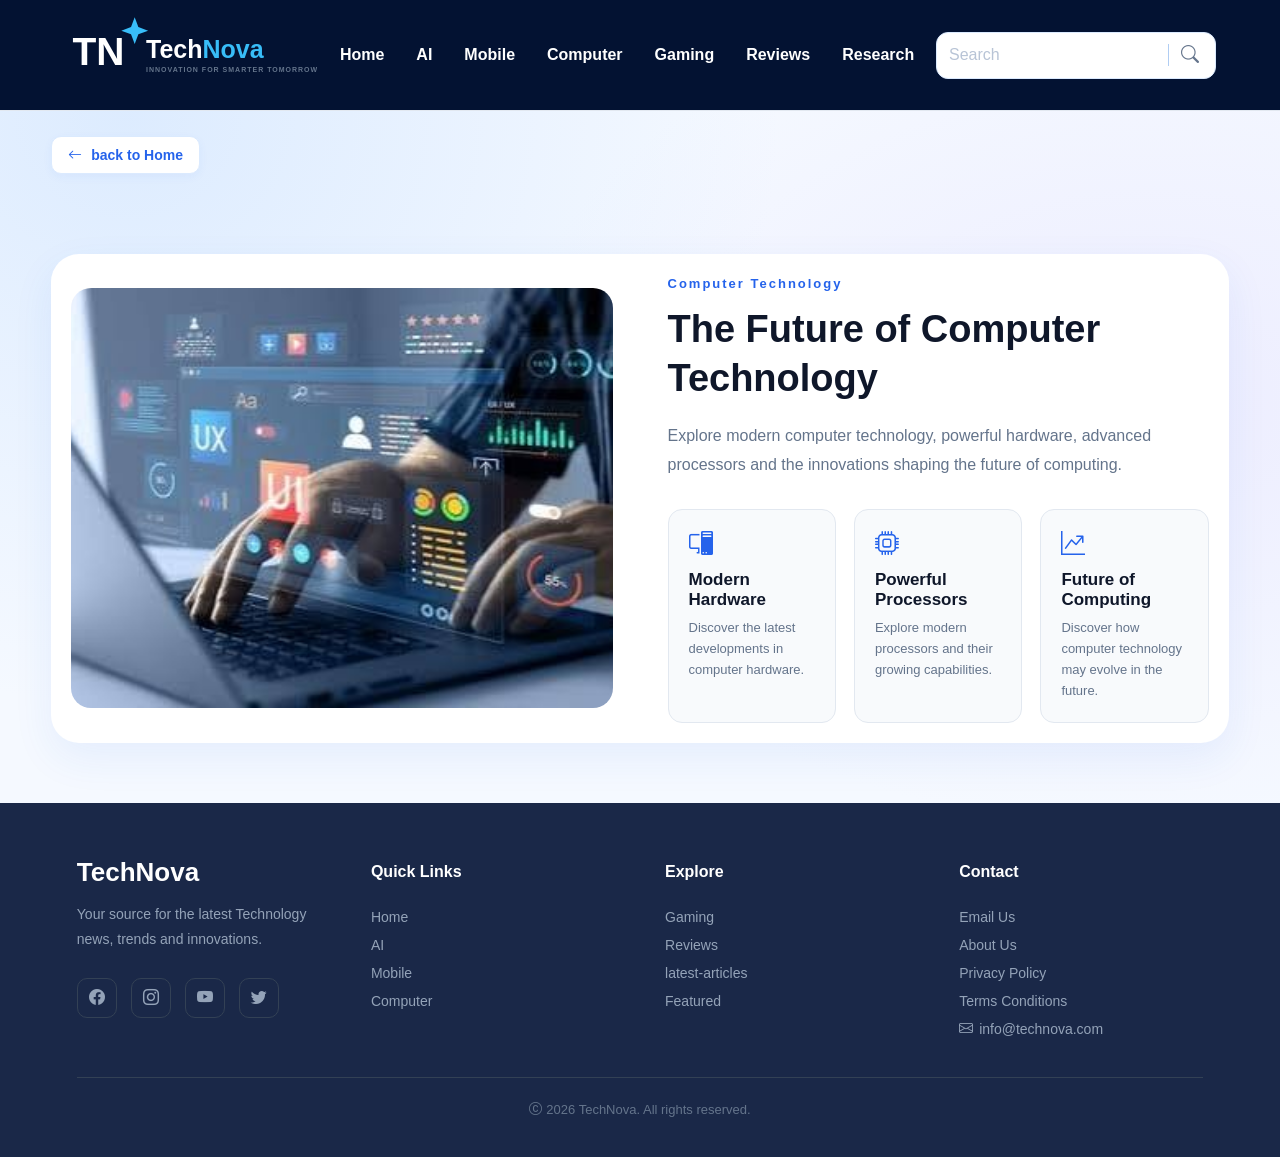
<file: computer-details.html>
<!DOCTYPE html>
<html lang='en'>
<head>
    <meta charset='utf-8'>
    <meta name='viewport' content='width=device-width, initial-scale=1'>
    <title>Computer TechNova</title>
    <link rel='stylesheet' href='css/style.css'>
    <link rel="stylesheet" href="css/computer-details.css">
    <link rel="stylesheet" href="https://cdn.jsdelivr.net/npm/bootstrap-icons@1.11.3/font/bootstrap-icons.min.css">
</head>
<body>

    <header>
        
         <a href="index.html" class="logo">

            <span class="logo-icon">
                <svg viewBox="0 0 64 64" xmlns="http://www.w3.org/2000/svg" aria-label="TN star logo" rol="img">
                    <defs>
                        <linearGradient id="logoGlow" x1="0" y1="0" x2="1" y2="1">
                            <stop offest="0%" stop-color="#38bdf8"/>
                        </linearGradient>
                    </defs>

                    

                    <text x="7" y="40" font-size="32" font-weight="800" font-family="Arial, sans-serif" fill="#ffffff">TN</text>

                    <path d="M58 1 L61 9 L69 12 L61 15 L58 23 L55 15 L47 12 L55 9 Z" fill="url(#logoGlow)"/>
                    
                </svg>
            </span>


            <span class="logo-text">
                <span class="logo-name">
                    <span class="logo-tech">Tech</span>
                    <span class="logo-nova">Nova</span>
                </span>
                <span class="logo-slogan">INNOVATION FOR SMARTER TOMORROW</span>
            </span>
         </a>

         <button class="mobile-menu-toggle" id="mobileMenuToggle" type="button" aria-label="Open navigation menu" aria-expanded="false">
            <i class="bi bi-first"></i>

         </button>

        <nav>
            <a href="index.html">Home</a>
            <div class="nav-dropdown">
                <a href="ai-details.html" class="nav-link">AI</a>
                <div class="dropdown-menu">
                    <a href="ai-details.html#what-is-ai">What is AI</a>
                    <a href="ai-details.html#ai-applications">Applications</a>
                    <a href="ai-details.html#future-impact">Future Impact</a>
                    <a href="ai-details.html#more-about-ai">More About Artificial Intelligence</a>
                    <a href="ai-details.html#ai-everyday-life">AI in Everyday Life</a>
                    <a href="ai-details.html#how-ai-learns">How AI Learns</a>
                    <a href="ai-details.html#ai-technology">AI Technology</a>
                </div>
            </div>
            <div class="nav-dropdown">
                <a href="mobile-details.html" class="nav-link">Mobile</a>
                <div class="dropdown-menu">
                    <a href="mobile-details.html#smartphone-innovations">Smartphone Innovations</a>
                    <a href="mobile-details.html#key-features">key Features</a>
                    <a href="mobile-details.html#future-of-mobile">Future of Mobile</a>

                </div>

            </div>
            <div class="nav-dropdown">
                <a href="computer-details.html" class="nav-link">Computer</a>
                <div class="dropdown-menu">
                    <a href="computer-details.html#modern-hardware">Modern Hardware</a>
                    <a href="computer-details.html#powerful-processors">Powerful Processors</a>
                    <a href="computer-details.html#future-of-computing">Future of Computing</a>

                </div>

            </div>
            <div class="nav-dropdown">
                <a href="gaming-details.html" class="nav-link">Gaming</a>
                <div class="dropdown-menu">
                    <a href="gaming-details.html#gaming-hardware">Gaming Hardware</a>
                    <a href="gaming-details.html#gaming-technology">Gaming Technology</a>
                    <a href="gaming-details.html#future-of-gaming">Future of Gaming</a>

                </div>

            </div>
            <div class="nav-dropdown">
                <a href="#" class="nav-link">Reviews</a>
                <div class="dropdown-menu">
                    <a href="smartphone-review.html">Smartphone Review</a>
                    <a href="computer-review.html">Computer Review</a>
                    <a href="headphones-review.html">Headphones Review</a>
                    <a href="smartwatch-review.html">Smartwatch Review</a>

                </div>

            </div>
            <a href="research.html">Research</a>
        </nav>

        <div class="header-actions">
            <div class="search-content">
                <input type="search" id="searchInput" placeholder="Search" aria-label="Search technology">
                <span class="search-divider"></span>
                <button id="searchToggle" type="button" aria-label="Start search">
                    <i class="bi bi-search"></i>

                </button>

            </div>
            <div id="searchResults"></div>
            
        </div>

        

        
    </header>

    <main>
        <a href="index.html" class="back-home"><i class="bi bi-arrow-left"></i>back to Home</a>

        <section class="computer-detail">
            <div class="computer-detail-image">
                <img src="images/computer/imggg.jpg" alt="Modern Computer Technology">

            </div>

            <div class="computer-detail-content">
                <span class="computer-detail-label">Computer Technology</span>
                <h1>The Future of Computer Technology</h1>
                <p>
                    Explore modern computer technology, powerful hardware, advanced processors and the innovations shaping the future of computing.
                </p>

                
                <div class="computer-detail-cards">
                    <div class="computer-info-card" data-card="hardware">
                        <i class="bi bi-pc-display"></i>
                        <h3>Modern Hardware</h3>
                        <p>
                            Discover the latest developments in computer hardware.
                        </p>
                    </div>
                    
                    <div class="computer-info-card" data-card="processors">
                        <i class="bi bi-cpu"></i>
                        <h3>Powerful Processors</h3>
                        <p>
                            Explore modern processors and their growing capabilities.
                        </p>
                    </div>
                    
                    <div class="computer-info-card" data-card="future">
                        <i class="bi bi-graph-up-arrow"></i>
                        <h3>Future of Computing</h3>
                        <p>
                            Discover how computer technology may evolve in the future.
                        </p>
                    </div>
                    
                </div>
            </div>

        </section>

        <div class="computer-card-extra-info">
            <div class="computer-card-extra-content" data-card="hardware" id="modern-hardware">
                <h3>Modern Hardware</h3>
                <p>
                    Modern computers use advanced hardware components that provide bettrer performance, faster processing and improved efficiency.
                    Modern computers use advanced hardware components that provide bettrer performance, faster processing and improved efficiency.Modern computers use advanced hardware components that provide bettrer performance, faster processing and improved efficiency.Modern computers use advanced hardware components that provide bettrer performance, faster processing and improved efficiency.Modern computers use advanced hardware components that provide bettrer performance, faster processing and improved efficiency.
                    Modern computers use advanced hardware components that provide bettrer performance, faster processing and improved efficiency.
                    Modern computers use advanced hardware components that provide bettrer performance, faster processing and improved efficiency.
                </p>

            </div>

            <div class="computer-card-extra-content" data-card="processors" id="powerful-processors">
                <h3>powerful Processors</h3>
                <p>
                    Modern processors are becoming faster and more efficient, allowing and tasks.Modern processors are becoming faster and more efficient, allowing and tasks.Modern processors are becoming faster and more efficient, allowing and tasks.
                    Modern processors are becoming faster and more efficient, allowing and tasks.Modern processors are becoming faster and more efficient, allowing and tasks.Modern processors are becoming faster and more efficient, allowing and tasks.Modern processors are becoming faster and more efficient, allowing and tasks.
                    Modern processors are becoming faster and more efficient, allowing and tasks.Modern processors are becoming faster and more efficient, allowing and tasks.
                </p>

            </div>

            <div class="computer-card-extra-content" data-card="future" id="future-of-computing">
                <h3>Future of computing</h3>
                <p>
                    Future computers may offer more powerful processing, intelligent technologies and new ways of interacting with devices.Future computers may offer more powerful processing, intelligent technologies and new ways of interacting with devices.Future computers may offer more powerful processing, intelligent technologies and new ways of interacting with devices.
                    Future computers may offer more powerful processing, intelligent technologies and new ways of interacting with devices.
                    Future computers may offer more powerful processing, intelligent technologies and new ways of interacting with devices.
                    Future computers may offer more powerful processing, intelligent technologies and new ways of interacting with devices.Future computers may offer more powerful processing, intelligent technologies and new ways of interacting with devices.
                </p>

            </div>

        </div>

    </main>

    <!-- footer  -->
      <footer class="footer">
        <div class="footer-content">
            <div class="footer-about">
                <h3>TechNova</h3>
                <p>
                    Your source for the latest Technology news, trends and innovations.
                </p>

                <div class="footer-socials">
                    <a href="#"><i class="bi bi-facebook"></i></a>
                    <a href="#"><i class="bi bi-instagram"></i></a>
                    <a href="#"><i class="bi bi-youtube"></i></a>
                    <a href="#"><i class="bi bi-twitter"></i></a>

                </div>

            </div>

            <div class="footer-links">
                <h4>Quick Links</h4>
                <a href="#">Home</a>
                <a href="#">AI</a>
                <a href="#">Mobile</a>
                <a href="#">Computer</a>

            </div>

            <div class="footer-links">
                <h4>Explore</h4>
                <a href="#">Gaming</a>
                <a href="#">Reviews</a>
                <a href="#">latest-articles</a>
                <a href="#">Featured</a>

            </div>

            <div class="footer-links">
                <h4>Contact</h4>
                <a href="#">Email Us</a>
                <a href="#">About Us</a>
                <a href="#">Privacy Policy</a>
                <a href="#">Terms Conditions</a>
                <a href="mailto:info@technova.com"><i class="bi bi-envelope"></i>info@technova.com</a>
               
            </div>
            
        </div>

        <div class="footer-bottom">
            <p><i class="bi bi-c-circle"></i>2026 TechNova. All rights reserved.</p>

        </div>
       

      </footer>


    <script src="js/computer-details.js"></script>
    <script src="js/search.js"></script>
    <script src="js/index.js"></script>
    
</body>
</html>
</file>
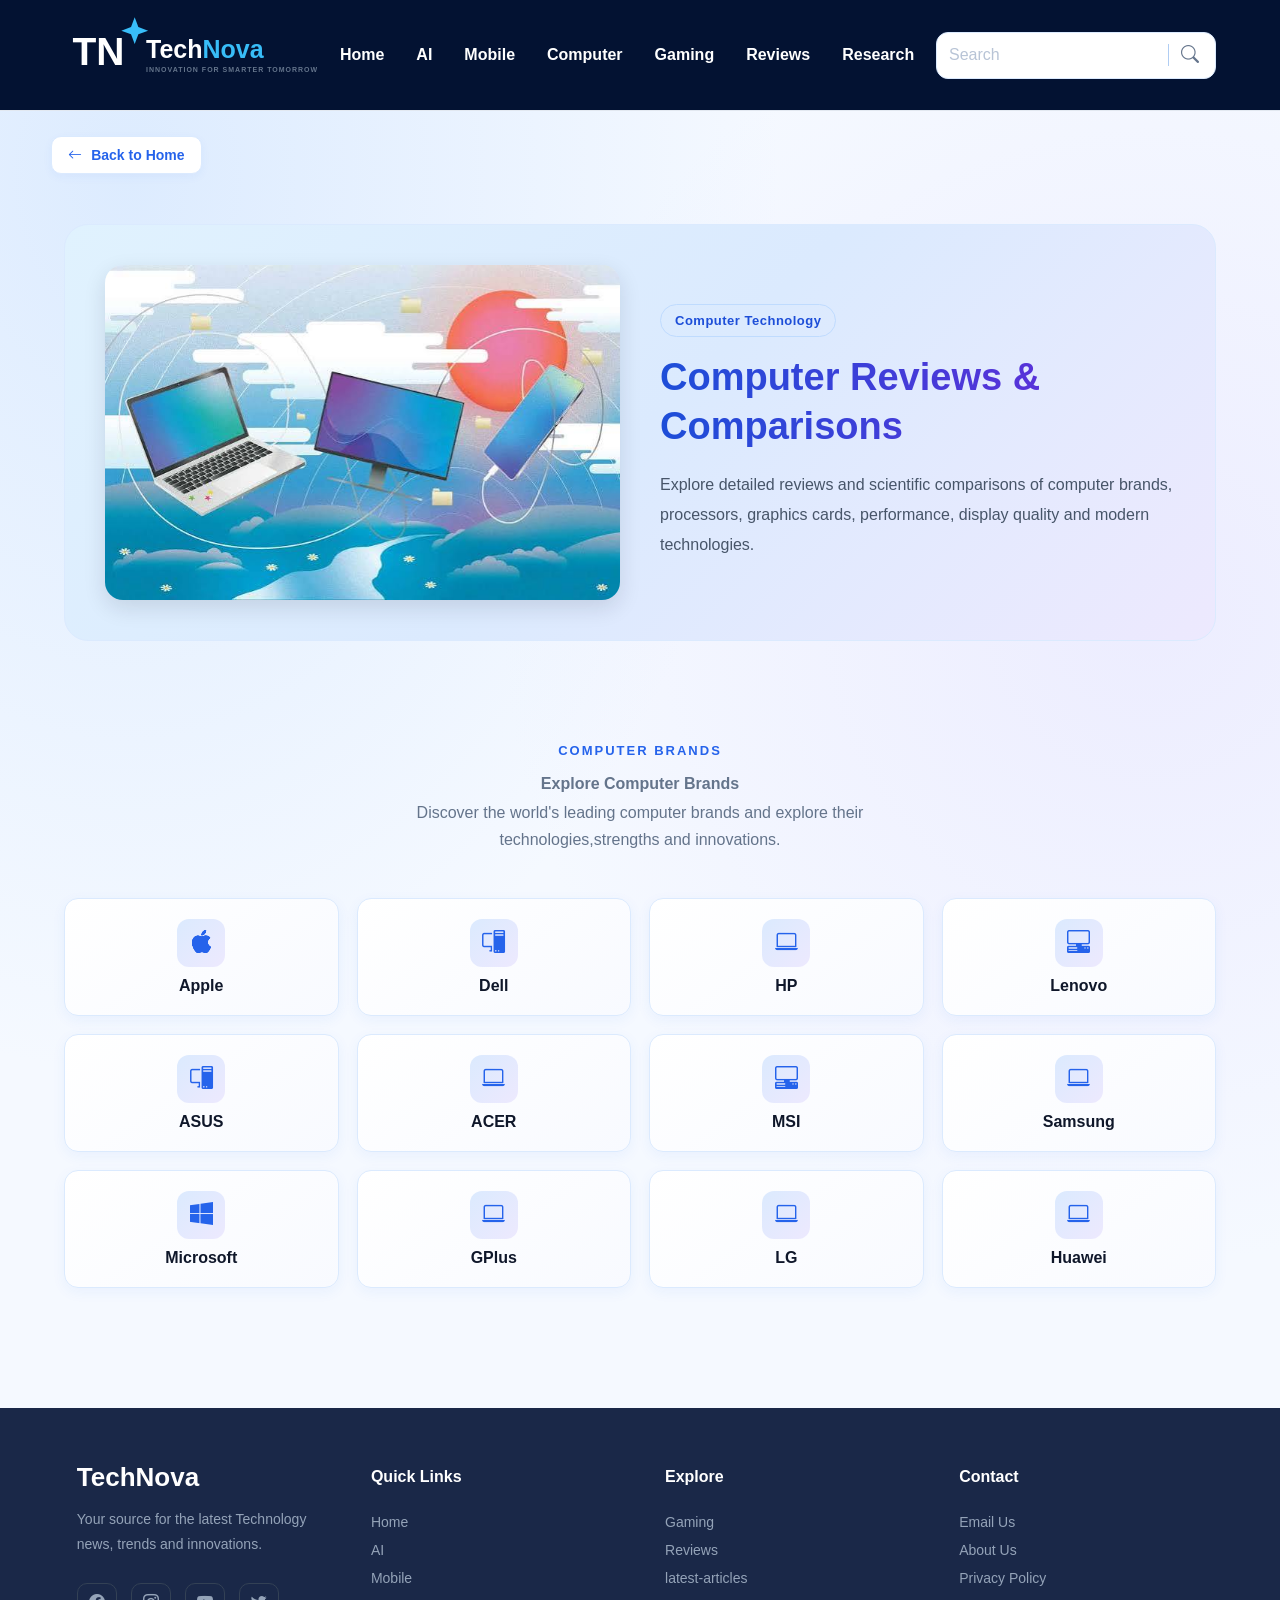
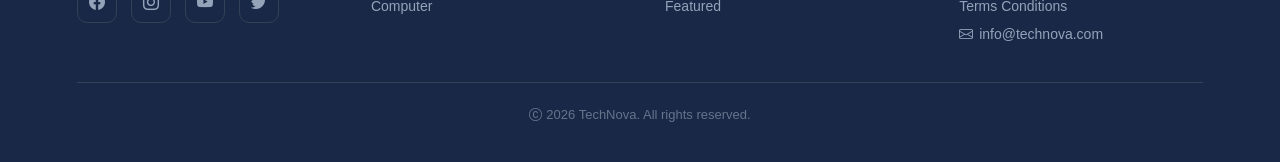
<file: computer-review.html>
<!DOCTYPE html>
<html lang='en'>
<head>
    <meta charset='utf-8'>
    <meta name='viewport' content='width=device-width, initial-scale=1'>
    <title>Computer Reviews</title>
    <link rel='stylesheet' href='css/style.css'>
    <link rel="stylesheet" href="css/computer-review.css">
    <link rel="stylesheet" href="https://cdn.jsdelivr.net/npm/bootstrap-icons@1.11.3/font/bootstrap-icons.min.css">
</head>
<body>

    <header>
        
         <a href="index.html" class="logo">

            <span class="logo-icon">
                <svg viewBox="0 0 64 64" xmlns="http://www.w3.org/2000/svg" aria-label="TN star logo" rol="img">
                    <defs>
                        <linearGradient id="logoGlow" x1="0" y1="0" x2="1" y2="1">
                            <stop offest="0%" stop-color="#38bdf8"/>
                        </linearGradient>
                    </defs>

                    

                    <text x="7" y="40" font-size="32" font-weight="800" font-family="Arial, sans-serif" fill="#ffffff">TN</text>

                    <path d="M58 1 L61 9 L69 12 L61 15 L58 23 L55 15 L47 12 L55 9 Z" fill="url(#logoGlow)"/>
                    
                </svg>
            </span>


            <span class="logo-text">
                <span class="logo-name">
                    <span class="logo-tech">Tech</span>
                    <span class="logo-nova">Nova</span>
                </span>
                <span class="logo-slogan">INNOVATION FOR SMARTER TOMORROW</span>
            </span>
         </a>

         <button class="mobile-menu-toggle" id="mobileMenuToggle" type="button" aria-label="Open navigation menu" aria-expanded="false">
            <i class="bi bi-first"></i>

         </button>

        <nav>
            <a href="index.html">Home</a>
            <div class="nav-dropdown">
                <a href="ai-details.html" class="nav-link">AI</a>
                <div class="dropdown-menu">
                    <a href="ai-details.html#what-is-ai">What is AI</a>
                    <a href="ai-details.html#ai-applications">Applications</a>
                    <a href="ai-details.html#future-impact">Future Impact</a>
                    <a href="ai-details.html#more-about-ai">More About Artificial Intelligence</a>
                    <a href="ai-details.html#ai-everyday-life">AI in Everyday Life</a>
                    <a href="ai-details.html#how-ai-learns">How AI Learns</a>
                    <a href="ai-details.html#ai-technology">AI Technology</a>
                </div>
            </div>
            <div class="nav-dropdown">
                <a href="mobile-details.html" class="nav-link">Mobile</a>
                <div class="dropdown-menu">
                    <a href="mobile-details.html#smartphone-innovations">Smartphone Innovations</a>
                    <a href="mobile-details.html#key-features">key Features</a>
                    <a href="mobile-details.html#future-of-mobile">Future of Mobile</a>

                </div>

            </div>
            <div class="nav-dropdown">
                <a href="computer-details.html" class="nav-link">Computer</a>
                <div class="dropdown-menu">
                    <a href="computer-details.html#modern-hardware">Modern Hardware</a>
                    <a href="computer-details.html#powerful-processors">Powerful Processors</a>
                    <a href="computer-details.html#future-of-computing">Future of Computing</a>

                </div>

            </div>
            <div class="nav-dropdown">
                <a href="gaming-details.html" class="nav-link">Gaming</a>
                <div class="dropdown-menu">
                    <a href="gaming-details.html#gaming-hardware">Gaming Hardware</a>
                    <a href="gaming-details.html#gaming-technology">Gaming Technology</a>
                    <a href="gaming-details.html#future-of-gaming">Future of Gaming</a>

                </div>

            </div>
            <div class="nav-dropdown">
                <a href="#" class="nav-link">Reviews</a>
                <div class="dropdown-menu">
                    <a href="smartphone-review.html">Smartphone Review</a>
                    <a href="computer-review.html">Computer Review</a>
                    <a href="headphones-review.html">Headphones Review</a>
                    <a href="smartwatch-review.html">Smartwatch Review</a>

                </div>

            </div>
            <a href="research.html">Research</a>
        </nav>

        <div class="header-actions">
            <div class="search-content">
                <input type="search" id="searchInput" placeholder="Search" aria-label="Search technology">
                <span class="search-divider"></span>
                <button id="searchToggle" type="button" aria-label="Start search">
                    <i class="bi bi-search"></i>

                </button>

            </div>
            <div id="searchResults"></div>
            
        </div>

        

        
    </header>

    <main>
        <a href="index.html" class="back-home"><i class="bi bi-arrow-left"></i> Back to Home</a>

        <section class="computer-review">
            <div class="computer-review-image">
                <img src="images/computer/hhhhh.jpg" alt="Modern computer technology">

            </div>

            <div class="computer-review-content">
                <span class="computer-review-label">Computer Technology</span>
                <h1>Computer Reviews & Comparisons</h1>
                <p>
                    Explore detailed reviews and scientific comparisons of computer brands, processors, graphics cards, performance, display quality and modern technologies.
                </p>

            </div>

        </section>

        <!-- بخش انتخاب برندها -->
         <section class="computer-brand-selection">
            <div class="section-heading">
                <span>COMPUTER BRANDS</span>
                <h2>Explore Computer Brands</h2>
                <p>
                    Discover the world's leading computer brands and explore their technologies,strengths and innovations.
                </p>
            </div>

            <div class="computer-brand-grid">
                <!-- اپل -->
                 <div class="computer-brand-card" data-brand="apple">
                    <div class="computer-brand-icon"><i class="bi bi-apple"></i></div>
                    <h3>Apple</h3>
                    <p>
                        Explore Mac computers, Apple silicon and the technologies behind their performance.
                    </p>
                    <button type="button" class="computer-brand-select">Explore Brand</button>

                 </div>
                 
                 <!-- برند دل -->
                 <div class="computer-brand-card" data-brand="dell">
                    <div class="computer-brand-icon"><i class="bi bi-pc-display"></i></div>
                    <h3>Dell</h3>
                    <p>
                        Discover Dell computers, professional laptops and performance-focused systems.
                    </p>
                    <button type="button" class="computer-brand-select">Explore Brand</button>

                 </div>
                 
                 <!-- برند اچ پی -->
                 <div class="computer-brand-card" data-brand="hp">
                    <div class="computer-brand-icon"><i class="bi bi-laptop"></i></div>
                    <h3>HP</h3>
                    <p>
                        Learn about HP laptops, desktop computers and solutions for work and everyday use.
                    </p>
                    <button type="button" class="computer-brand-select">Explore Brand</button>

                 </div>

                 <!-- برند لینوو -->
                  <div class="computer-brand-card" data-brand="lenovo">
                    <div class="computer-brand-icon"><i class="bi bi-pc-display-horizontal"></i></div>
                    <h3>Lenovo</h3>
                 </div>
                 
                 
                 
                 <!-- برند ایسوس -->
                 <div class="computer-brand-card" data-brand="asus">
                    <div class="computer-brand-icon"><i class="bi bi-pc-display"></i></div>
                    <h3>ASUS</h3>
                    <button type="button" class="computer-brand-select">Explore Brand</button>
                 </div>
                 
                 <!-- برند آسر -->
                 <div class="computer-brand-card" data-brand="acer">
                    <div class="computer-brand-icon"><i class="bi bi-laptop"></i></div>
                    <h3>ACER</h3>
                    <button type="button" class="computer-brand-select">Explore Brand</button>
                 </div>
                 
                 <!-- برند مسی -->
                 <div class="computer-brand-card" data-brand="msi">
                    <div class="computer-brand-icon"><i class="bi bi-pc-display-horizontal"></i></div>
                    <h3>MSI</h3>
                    <button type="button" class="computer-brand-select">Explore Brand</button>
                 </div>
                 
                 <!-- برند سامسونگ -->
                 <div class="computer-brand-card" data-brand="samsung">
                    <div class="computer-brand-icon"><i class="bi bi-laptop"></i></div>
                    <h3>Samsung</h3>
                    <button type="button" class="computer-brand-select">Explore Brand</button>
                 </div>
                 
                 <!-- برند مایکروسافت -->
                 <div class="computer-brand-card" data-brand="microsoft">
                    <div class="computer-brand-icon"><i class="bi bi-windows"></i></div>
                    <h3>Microsoft</h3>
                    <button type="button" class="computer-brand-select">Explore Brand</button>
                 </div>
                 
                 <!-- برند جی پلاس -->
                 <div class="computer-brand-card" data-brand="gplus">
                    <div class="computer-brand-icon"><i class="bi bi-laptop"></i></div>
                    <h3>GPlus</h3>
                    <button type="button" class="computer-brand-select">Explore Brand</button>
                 </div>
                 
                 <!-- برند ال جی -->
                 <div class="computer-brand-card" data-brand="lg">
                    <div class="computer-brand-icon"><i class="bi bi-laptop"></i></div>
                    <h3>LG</h3>
                    <button type="button" class="computer-brand-select">Explore Brand</button>
                 </div>
                 
                 <!-- برند هواووی -->
                 <div class="computer-brand-card" data-brand="huawei">
                    <div class="computer-brand-icon"><i class="bi bi-laptop"></i></div>
                    <h3>Huawei</h3>
                    <button type="button" class="computer-brand-select">Explore Brand</button>
                 </div>

                 

            </div>

         </section>

         <section class="computer-brand-information" id="computerBrandInformation">
            <div class="brand-information-content">
                <div class="brand-information-heading">
                    <span>BRAND INTRODUCTION</span>
                    <h2 id="brandInfoTitle">Explore Computer Brands</h2>
                </div>
                    <p id="brandInfoDescription">
                        Select a computer brand above to discover its history, technologies, products and key strengths.

                    </p>
                    
                    <!-- اطلاعات مربوط به دل -->
                     <div class="brand-information-details" id="dellBrandDetails" hidden>
                    <article class="brand-detail-item">
                        <h3><i class="bi bi-clock-history"></i>Brand History</h3>
                        <p>
                             Dell was founded in 1984 by Micheal Dell. The company grew from a personal computer business into a global technology company.
                        </p>

                    </article>

                    <article class="brand-detail-item">
                        <h3><i class="bi bi-laptop"></i>Main Products</h3>
                        <p>
                            Dell offers laptops, desktop computers, workstations and monitors. Its product families include XPS, Inspiron, Latitude, precision and Alienware.
                        </p>

                    </article>

                    <article class="brand-detail-item">
                        <h3><i class="bi bi-cpu"></i>Key Technology</h3>
                        <p>
                            Dell computers can include modern processors, graphics cards, fast storage and advanced cooling systems, depending on the model.
                        </p>

                    </article>

                    <article class="brand-detail-item">
                        <h3><i class="bi bi-stars"></i>Key Strengths</h3>
                        <p>
                            Dell offers a wide range of computers for students, home users, businesses and professionals, with options for different tasks and budgets.
                        </p>

                    </article>

                    <article class="brand-detail-item">
                        <h3><i class="bi bi-window"></i>Operating System</h3>
                        <p>
                            Many Dell computers use Microsoft Windows, while some models also support Linux. The available operating system depends on the model.
                        </p>

                    </article>
                    </div>

                    <!-- بخش اطلاعات لینووو -->
                     <div class="brand-information-details" id="lenovoBrandDetails" hidden>
                        <article class="brand-detail-item">
                            <h3><i class="bi bi-clock-history"></i>Brand History</h3>
                            <p>
                                Lenovo was founded in china in 1984. It grew into a global technology company and acquired IBM's personal computer business in 2005.
                            </p>

                        </article>

                        <article class="brand-detail-item">
                            <h3><i class="bi bi-laptop"></i>Main Product</h3>
                            <p>
                                Lenovo offers laptops, desktop computers, workstations, tablets and gaming computers. Its product families include ThinkPad, thinkBook, IdeaPad, Yoga and Legion.
                            </p>

                        </article>

                        <article class="brand-detail-item">
                            <h3><i class="bi bi-cpu"></i>Key Technology</h3>
                            <p>
                                Lenovo computers feature technologies such as modern processors, advanced cooling systems, AI-powered features and high-resolution displays, depending on the model.
                            </p>

                        </article>

                        <article class="brand-detail-item">
                            <h3><i class="bi bi-stars"></i>Key Strengths</h3>
                            <p>
                                Lenovo offers a wide range of devices for students, professionals, businesses and gamers, with different designs, performance levels and price ranges.
                            </p>

                        </article>

                        <article class="brand-detail-item">
                            <h3><i class="bi bi-window"></i>Operating System</h3>
                            <p>
                                Most Lenovo computers come with Microsoft Windows, while selected models support Linux or other operating systems.
                            </p>

                        </article>

                     </div>
                     <div class="brand-information-details" id="hpBrandDetails" hidden>
                        <article class="brand-detail-item">
                            <h3><i class="bi bi-clock-history"></i>Brand History</h3>
                            <p>
                                HP, short for Hewlet-Packard, was founded in 1939 by Hewlet and Dave Packard in California, USA. The company leter become a major global computer and technology brand.
                            </p>

                        </article>

                        <article class="brand-detail-item">
                            <h3><i class="bi bi-laptop"></i>Main products</h3>
                            <p>
                                HP offers laptops, desktop computers, workstations, printers and other technology products. Its computer families include pavilion, Envy, Spectre, EliteBook, ProBook and OMEN.
                            </p>

                        </article>

                        <article class="brand-detail-item">
                            <h3><i class="bi bi-cpu"></i>Key Technology</h3>
                            <p>
                                HP computers can feature modern processors, high-resolution displays, advanced security features and cooling technologies, depending on the model.
                            </p>

                        </article>

                        <article class="brand-detail-item">
                            <h3><i class="bi bi-stars"></i>Key strengths</h3>
                            <p>
                                HP provides computers for students, home users, businesses and gamers, offering a broad range og designs, performance levels and prices
                            </p>

                        </article>

                        <article class="brand-detail-item">
                            <h3><i class="bi bi-window"></i>Operating System</h3>
                            <p>
                                Most HP computers use Microsoft Windows. Selected models also support Linux or other operating systems.
                            </p>

                        </article>

                     </div>

                     <!-- اطلاعات مربوط به برند اسوس -->
                      <div class="brand-information-details" id="asusBrandDetails" hidden>
                        <article class="brand-detail-item">
                            <h3><i class="bi bi-clock-history"></i>Brand History</h3>
                            <p>
                                ASUS was founded in Taiwan in 1989. The company become known worldwide for its computer hardware, laptops and gaming technology.
                            </p>

                        </article>

                        <article class="brand-detail-item">
                            <h3><i class="bi bi-laptop"></i>Main products</h3>
                            <p>
                                ASUS offers laptops, desktop computers, motherboards, graphics cards and gaming devices. Its laptop families include Zenbook, Vivobook, ExpertBook, ProArt and ROG.
                            </p>

                        </article>

                        <article class="brand-detail-item">
                            <h3><i class="bi bi-cpu"></i>Key Technologies</h3>
                            <p>
                                ASUS develops computer hardware and features such as advanced cooling systems, high-refresh-rate displays and performance-focused components, depending on the model.
                            </p>

                        </article>

                        <article class="brand-detail-item">
                            <h3><i class="bi bi-stars"></i>Key Strengths</h3>
                            <p>
                                ASUS offers a wide range of computers for everyday use, professional work and gaming, with products available at defferent performance levels and peices.
                            </p>

                        </article>

                        <article class="brand-detail-item">
                            <h3><i class="bi bi-window"></i>Operating System</h3>
                            <p>
                                Most ASUS laptops come with Microsoft Windows. Some models support Linux or other operating systems.
                            </p>

                        </article>


                      </div>

                      <!-- اطلاعات مربوط به برند آسر -->

                      <div class="brand-information-details" id="acerBrandDetails" hidden>

                      <article class="brand-detail-item">
                        <h3><i class="bi bi-clock-history"></i> Brand History</h3>
                        <p>
                            Acer was founded in Taiwan in 1976. It became an international technology company known for its computers and digital devices.

                        </p>
                      </article>

                      <article class="brand-detail-item">
                        <h3><i class="bi bi-laptop"></i> Main Products</h3>
                        <p>
                            Acer offers laptops, desktop computers, monitors and gaming devices. Its product families include Aspire, Swift, TravelMate, Predator and Nitro.

                        </p>
                      </article>

                      <article class="brand-detail-item">
                      <h3><i class="bi bi-cpu"></i> Key Technologies</h3>
                      <p>
                        Acer develops computer technologies such as high-resolution displays, performance-focused hardware and cooling systems for selected models.

                      </p>
                      </article>

                      <article class="brand-detail-item">
                        <h3><i class="bi bi-stars"></i> Key Strengths</h3>
                        <p>
                            Acer provides computers for students, everyday users, professionals and gamers, with products available at different performance levels.

                        </p>
                        </article>

                        <article class="brand-detail-item">
                        <h3><i class="bi bi-window"></i> Operating System</h3>
                        <p> 
                            Most Acer computers use Microsoft Windows. Some models also support Linux or other operating systems.

                        </p>
                        </article>

                        </div>

                        <!-- اطلاعات بخش برند msi -->
                        <div class="brand-information-details" id="msiBrandDetails" hidden>
                            <article class="brand-detail-item">
                                <h3><i class="bi bi-clock-history"></i> Brand History</h3>
                                  <p>
                                    MSI, also known as Micro-Star International, was founded in Taiwan in 1986. The company is widely known for its computer hardware and gaming technology.

                                  </p>
                            </article> 
                                 
                            <article class="brand-detail-item">
                                    <h3><i class="bi bi-laptop"></i> Main Products</h3>
                                      <p>
                                        MSI produces gaming laptops, desktop computers, motherboards, graphics cards and monitors. Its product families include Raider, Stealth, Titan and Katana.

                                      </p>
                            </article>

                            <article class="brand-detail-item">
                                <h3><i class="bi bi-cpu"></i> Key Technologies</h3>
                                <p>
                                  MSI develops performance-focused computer hardware, gaming displays and cooling systems designed for demanding workloads and gaming.

                                </p>
                            </article>

                             <article class="brand-detail-item">
                                <h3><i class="bi bi-stars"></i> Key Strengths</h3>
                                <p>
                                  MSI is particularly known for its gaming computers, performance-oriented hardware and products designed for gamers and content creators.

                                </p>
                            </article>
                                             
                            <article class="brand-detail-item">
                                <h3><i class="bi bi-window"></i> Operating System</h3>
                                <p>
                                    Most MSI laptops and desktop computers use Microsoft Windows. Compatible models may also support Linux or other operating systems.

                                </p> 
                            </article>
                         </div>

                         
                         <!-- اطلاعات بخش برند سامسونگ -->
                     <div class="brand-information-details" id="samsungBrandDetails" hidden>
                         <article class="brand-detail-item">
                             <h3><i class="bi bi-clock-history"></i> Brand History</h3>
                              <p>
                                Samsung was founded in South Korea in 1938. Samsung Electronics later became a major global company in consumer electronics and technology.

                              </p>
                             </article>
                         <article class="brand-detail-item">
                             <h3><i class="bi bi-laptop"></i> Main Products</h3>
                              <p>Samsung offers laptops, monitors, tablets, smartphones and computer displays. Its Galaxy Book family includes laptops designed for everyday use and professional work.

                              </p>
                            
                        </article>
                         <article class="brand-detail-item">
                             <h3><i class="bi bi-cpu"></i> Key Technologies</h3>
                              <p>
                                Samsung develops display technologies, memory chips, storage devices and hardware used in many computers and electronic products.

                              </p>
                         </article>
                          <article class="brand-detail-item">
                             <h3><i class="bi bi-stars"></i> Key Strengths</h3>
                              <p>
                                Samsung is known for its display technology, memory products and integration between its Galaxy devices and compatible computers.
                                
                              </p>
                         </article> 
                         <article class="brand-detail-item">
                             <h3><i class="bi bi-window"></i> Operating System</h3>
                              <p>Samsung Galaxy Book laptops generally use Microsoft Windows. The operating system may vary by device and model.

                              </p> 
                            </article> 
                        </div>

                        <!-- اطلاعات بخش برند مایکروسافت -->
                         <div class="brand-information-details" id="microsoftBrandDetails" hidden> 
                            <article class="brand-detail-item"> 
                                <h3><i class="bi bi-clock-history"></i> Brand History</h3> 
                                <p> 
                                    Microsoft was founded in 1975 by Bill Gates and Paul Allen. It became one of the world's leading technology companies, developing software, computers and digital services. 

                                </p> 
                            </article>

                            <article class="brand-detail-item"> 
                                <h3><i class="bi bi-laptop"></i> Main Products</h3> 
                                <p> 
                                    Microsoft's main computer products include Surface laptops, Surface Pro devices, accessories and computer software. The company also develops Microsoft 365 and cloud services. 

                                </p> 
                            </article> 

                            <article class="brand-detail-item">
                                 <h3><i class="bi bi-cpu"></i> Key Technologies</h3> 
                                 <p> 
                                    Microsoft develops Windows, cloud computing technologies, artificial intelligence tools and software for productivity, communication and business. 

                                 </p> 
                                </article> 

                                <article class="brand-detail-item"> 
                                    <h3><i class="bi bi-stars"></i> Key Strengths</h3> 
                                    <p> 
                                        Microsoft is known for its software ecosystem, Windows operating system, productivity applications, cloud services and integration between its devices and software. 

                                    </p> 
                                </article> 

                                <article class="brand-detail-item"> 
                                    <h3><i class="bi bi-window"></i> Operating System</h3> 
                                    <p> 
                                        Windows is Microsoft's main desktop operating system. It is widely used on personal computers for education, professional work, gaming and everyday tasks. 

                                    </p> 
                                </article> 
                            </div>

                    <!-- اطلاعات بخش برند جی پلاس -->
                     <div class="brand-information-details" id="gplusBrandDetails" hidden> 
                        <article class="brand-detail-item"> 
                            <h3><i class="bi bi-clock-history"></i> Brand History</h3> 
                            <p> 
                                Gplus is a brand name used for technology and electronic products. Its history and ownership may vary depending on the country and the specific manufacturer. 

                            </p> 
                        </article>

                        <article class="brand-detail-item"> 
                            <h3><i class="bi bi-laptop"></i> Main Products</h3> 
                            <p> 
                                Products sold under the Gplus name may include electronic devices and computer-related products. The exact product range depends on the manufacturer. 

                            </p> 
                        </article>

                         <article class="brand-detail-item"> 
                            <h3><i class="bi bi-cpu"></i> Key Technologies</h3> 
                            <p> 
                                The technologies used in Gplus products depend on the specific device and its manufacturer. Product specifications can help identify the hardware and features available. 

                            </p> 
                        </article> 

                        <article class="brand-detail-item"> 
                            <h3><i class="bi bi-stars"></i> Key Strengths</h3> 
                            <p> 
                                The strengths of Gplus products depend on their specifications, price, features and after-sales support. These details should be evaluated for each specific product. 

                            </p> 
                        </article>

                        <article class="brand-detail-item"> 
                            <h3><i class="bi bi-window"></i> Operating System</h3> 
                            <p> 
                                The operating system depends on the type of Gplus device. If the product is a computer, its operating system should be confirmed from the specifications of that particular model. 

                            </p> 
                        </article> 
                    </div>

                    <!-- اطلاعات بخش برند ال جی -->
                     <div class="brand-information-details" id="lgBrandDetails" hidden> 
                        <article class="brand-detail-item"> 
                            <h3><i class="bi bi-clock-history"></i> Brand History</h3> 
                            <p> 
                                LG is a South Korean company with roots dating back to 1947. It became widely known for developing consumer electronics, home appliances and display technologies. 

                            </p> 
                        </article>

                        <article class="brand-detail-item"> 
                            <h3><i class="bi bi-laptop"></i> Main Products</h3> 
                            <p> 
                                LG produces monitors, computer displays, laptops in selected markets, televisions and other electronic products. Its UltraGear monitors are designed especially for gaming. 

                            </p> 
                        </article> 

                        <article class="brand-detail-item"> 
                            <h3><i class="bi bi-cpu"></i> Key Technologies</h3> 
                            <p> LG is known for display technologies, including OLED screens, as well as high-resolution monitors and display features designed for entertainment, creative work and gaming. 

                            </p> 
                        </article> 

                        <article class="brand-detail-item"> 
                            <h3><i class="bi bi-stars"></i> Key Strengths</h3> 
                            <p> 
                                LG's strengths include display quality, a wide range of monitors, gaming display features and experience in consumer electronics. Features vary by product and model. 

                            </p> 
                        </article>

                        <article class="brand-detail-item"> 
                            <h3><i class="bi bi-window"></i> Operating System</h3> 
                            <p> 
                                LG monitors do not require their own computer operating system. When connected to a computer, they work with that computer's operating system, such as Windows or macOS. LG laptops, where available, may use Windows. 

                            </p> 
                        </article> 
                    </div>

                    <!-- اطلاعات بخش برند هوواویی -->
                     <div class="brand-information-details" id="huaweiBrandDetails" hidden> 
                        <article class="brand-detail-item"> 
                            <h3><i class="bi bi-clock-history"></i> Brand History</h3> 
                            <p> 
                                Huawei was founded in China in 1987. The company develops telecommunications equipment, consumer electronics and computing products for markets around the world. 

                            </p> 
                        </article>

                        <article class="brand-detail-item"> 
                            <h3><i class="bi bi-laptop"></i> Main Products</h3> 
                            <p> 
                                Huawei's computer-related products include MateBook laptops, monitors and accessories. The company also produces smartphones, tablets and networking equipment. 

                            </p> 
                        </article> 
                        <article class="brand-detail-item"> 
                            <h3><i class="bi bi-cpu"></i> Key Technologies</h3> 
                            <p> 
                                Huawei develops technologies for computer hardware, telecommunications, wireless connectivity and device integration. Its product features vary by model and market. 

                            </p> 
                        </article> 
                        <article class="brand-detail-item"> 
                            <h3><i class="bi bi-stars"></i> Key Strengths</h3> 
                            <p> 
                                Huawei is known for its telecommunications expertise, laptop design, connectivity features and integration between compatible devices.
                            
                            </p> 
                        </article> 
                        

                        <article class="brand-detail-item"> 
                            <h3><i class="bi bi-window"></i> Operating System</h3> 
                            <p> 
                                Many Huawei MateBook laptops use Microsoft Windows. The available operating system can vary by model and market, so the specifications of each device should be checked.
                                
                            </p> 
                        </article> 
                    </div>


                    
                    
                    <!-- اطلاعات مربوط به اپل -->
                    <div class="brand-information-details" id="brandInfoDetails">
                        <article class="brand-detail-item">
                            <h3><i class="bi bi-clock-history"></i>Brand History</h3>
                            <p id="brandHistory">
                               Apple Inc. was founded in 1976 by Steve Jobs, Steve Wozniak and Ronald Wayne. The company become widely known foe developing personal computers that helped make computing more accessible. Over the years, Apple expanded its computer linup with products such as the Macintosh, MacBook and iMac. Today, the company is known for combining hardware. software and industrial design in its products.

                            </p>

                        </article>

                        <article class="brand-detail-item">
                            <h3><i class="bi bi-laptop"></i>Main Products</h3>
                            <p id="brandProducts">
                                Apple offers several types of computers designed for different needs. The MacBook Air is a lightweight laptop suited to everyday tasks,study and productivity. The MacBook Pro is designed for demanding professional workloads, including software development, video editing and creative work. The iMac is an all-in-one desktop computer that integrates the computer and display in to a single design, while the Mac mini and Mac Studio provide compact desktop solutions for different performance requirements.

                            </p>
                        </article>

                        <article class="brand-detail-item">
                            <h3><i class="bi bi-cpu"></i>Key Technologies</h3>
                            <p id="brandTechnologies">
                                Apple develops its own Apple silicon chips, including the M-series processors used in many Mac computers. These chips integrate key computing components to deliver performance and energy efficiency. Apple also develops macOS and optimizes its software to work with its hardware. Other important technologies include unified memory architecture in supported Apple silicon systems, advanced media-processing capabilities and close integration between Apple devices and services.

                            </p>
                        </article>

                        <article class="brand-detail-item">
                            <h3><i class="bi bi-stars"></i>Key Strengths</h3>
                            <p id="brandStrengths">
                                Apple's computer products have several notable strengths. The company designs its hardware and operating systems to work closely together, which can provide a consistent user experience. Many Mac models offer strong performance for creative and professional tasks, while Apple silicon can deliver good performance per watt. Apple is also known for its product design, long-term software support for many devices and integration with other Apple products. However, the value of these strengths depends on the specific model and the user's needs.

                            </p>
                        </article>

                        <article class="brand-detail-item">
                            <h3><i class="bi bi-window"></i>Operating System</h3>
                            <p id="brandOperatingSystem">
                                Mac computers use macOS, Apple's desktop operating system. macOS provides a graphical user interface, file management, multitasking and built-in tools for everyday and professional work. It is designed to work closely with Apple silicon hardware on supported Mac models and includes security features such as system protections and built-in encryption capabilities. Software compatibility varies, so users should check whether the applications they need are supported by their particular Mac and macOS version.

                            </p>

                        </article>

                    </div>


            </div>

         </section>















    </main>






     <!-- footer  -->
      <footer class="footer">
        <div class="footer-content">
            <div class="footer-about">
                <h3>TechNova</h3>
                <p>
                    Your source for the latest Technology news, trends and innovations.
                </p>

                <div class="footer-socials">
                    <a href="#"><i class="bi bi-facebook"></i></a>
                    <a href="#"><i class="bi bi-instagram"></i></a>
                    <a href="#"><i class="bi bi-youtube"></i></a>
                    <a href="#"><i class="bi bi-twitter"></i></a>

                </div>

            </div>

            <div class="footer-links">
                <h4>Quick Links</h4>
                <a href="#">Home</a>
                <a href="#">AI</a>
                <a href="#">Mobile</a>
                <a href="#">Computer</a>

            </div>

            <div class="footer-links">
                <h4>Explore</h4>
                <a href="#">Gaming</a>
                <a href="#">Reviews</a>
                <a href="#">latest-articles</a>
                <a href="#">Featured</a>

            </div>

            <div class="footer-links">
                <h4>Contact</h4>
                <a href="#">Email Us</a>
                <a href="#">About Us</a>
                <a href="#">Privacy Policy</a>
                <a href="#">Terms Conditions</a>
                <a href="mailto:info@technova.com"><i class="bi bi-envelope"></i>info@technova.com</a>
               
            </div>
            
        </div>

        <div class="footer-bottom">
            <p><i class="bi bi-c-circle"></i>2026 TechNova. All rights reserved.</p>

        </div>
       

      </footer>


      <script src="js/computer-review.js"></script>
      <script src="js/search.js"></script>
      <script src="js/index.js"></script>
   
    
</body>
</html>
</file>
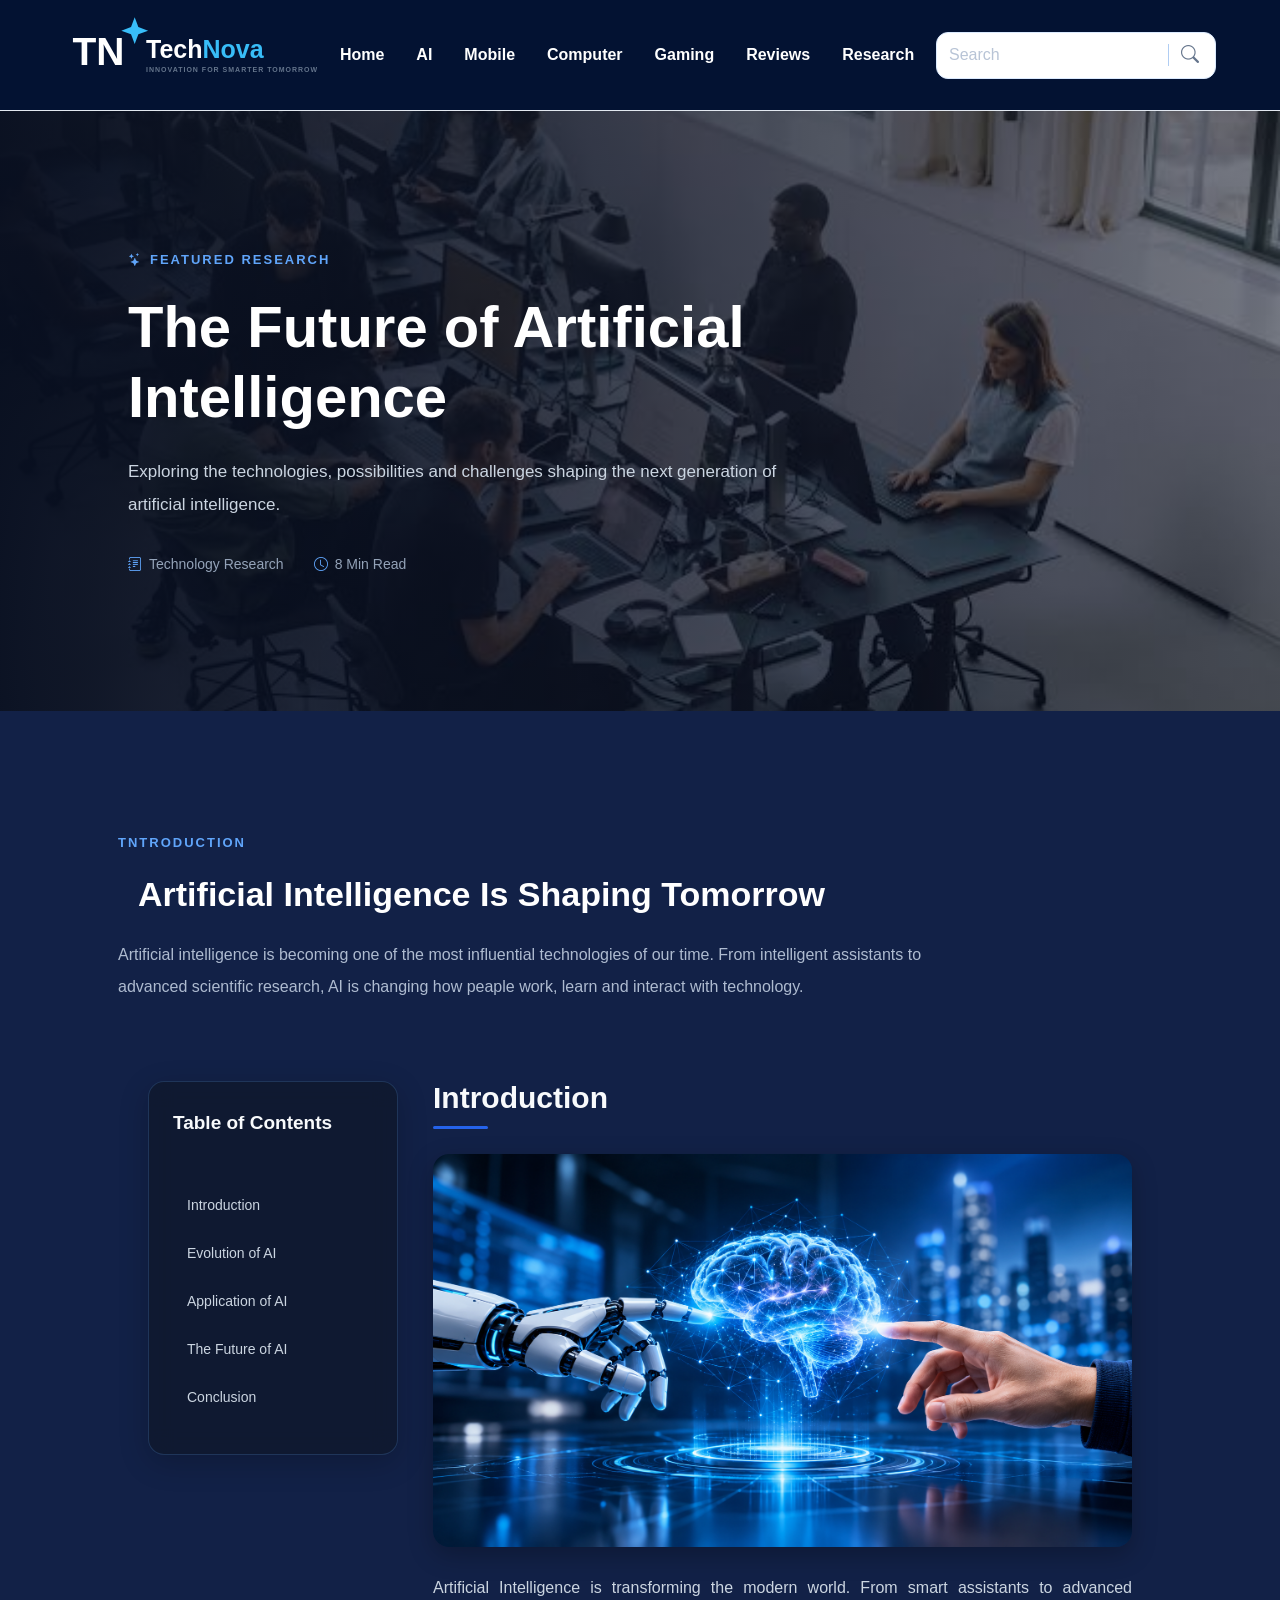
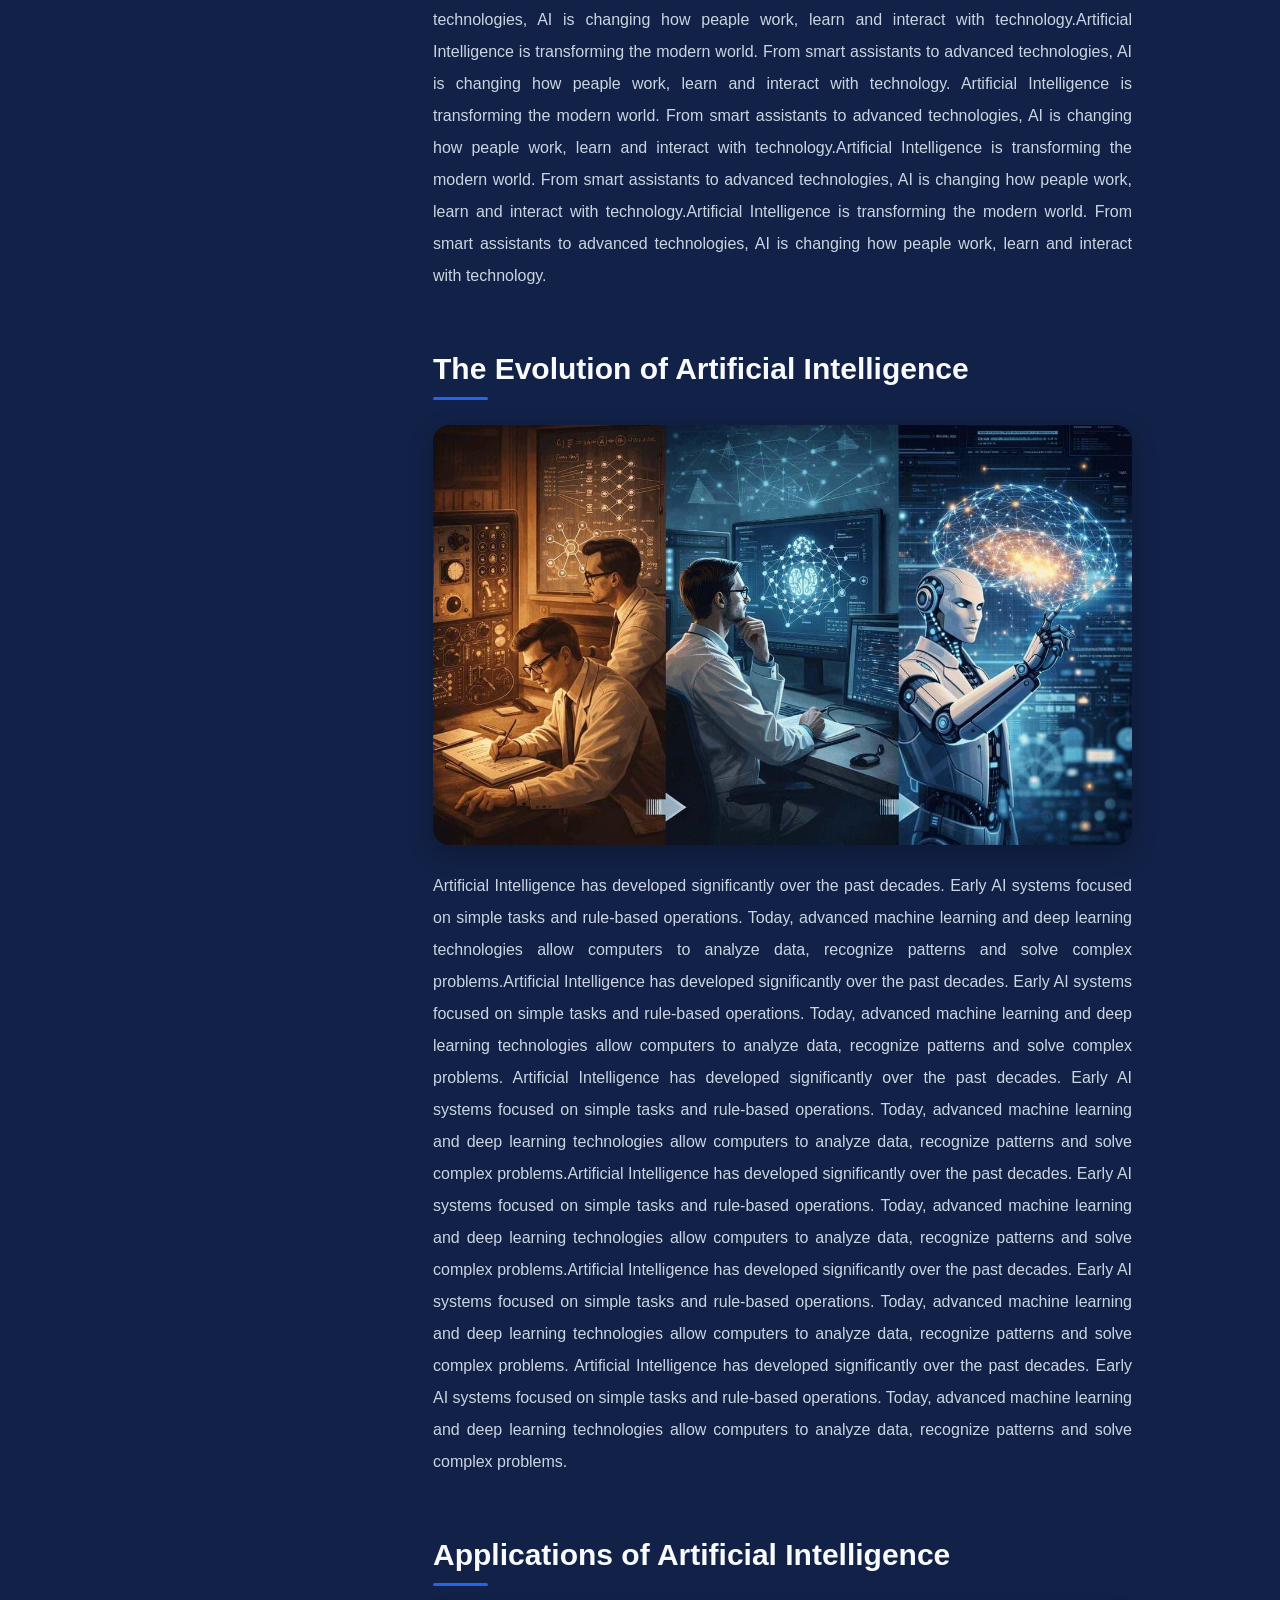
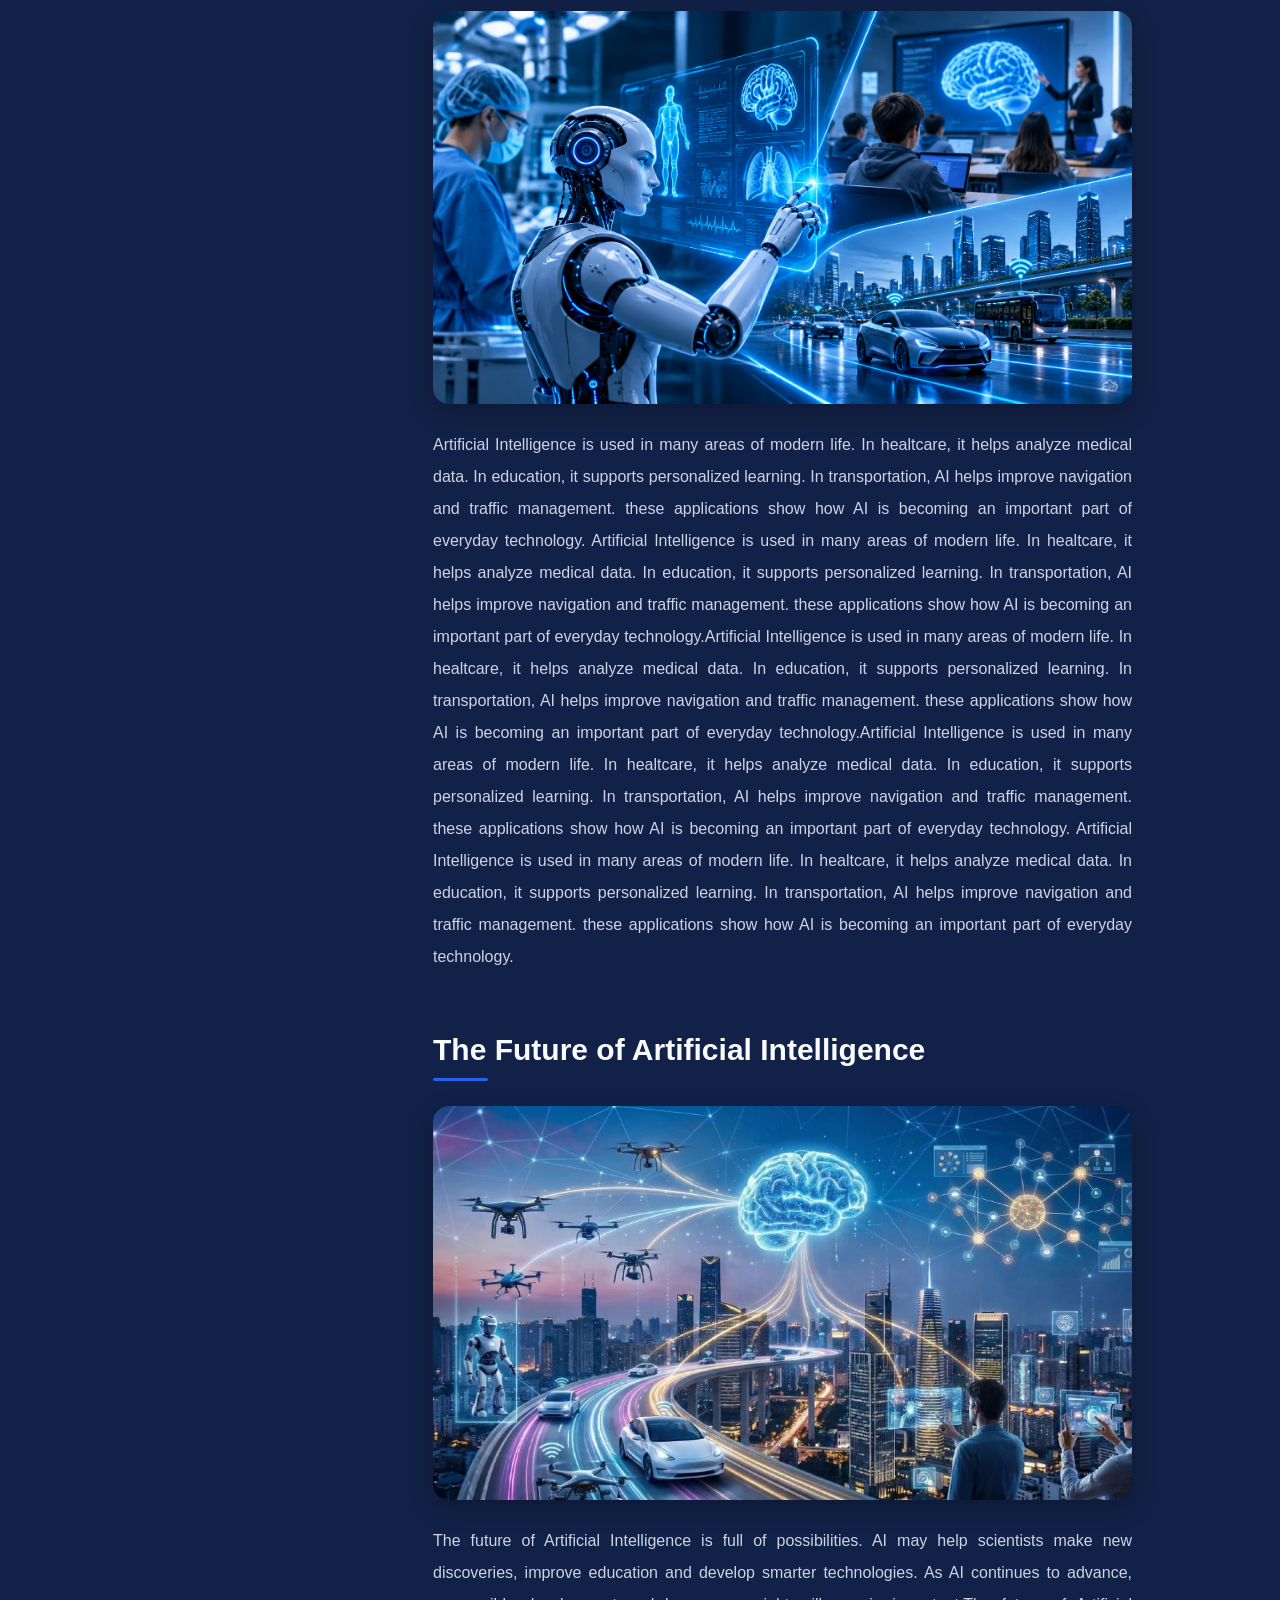
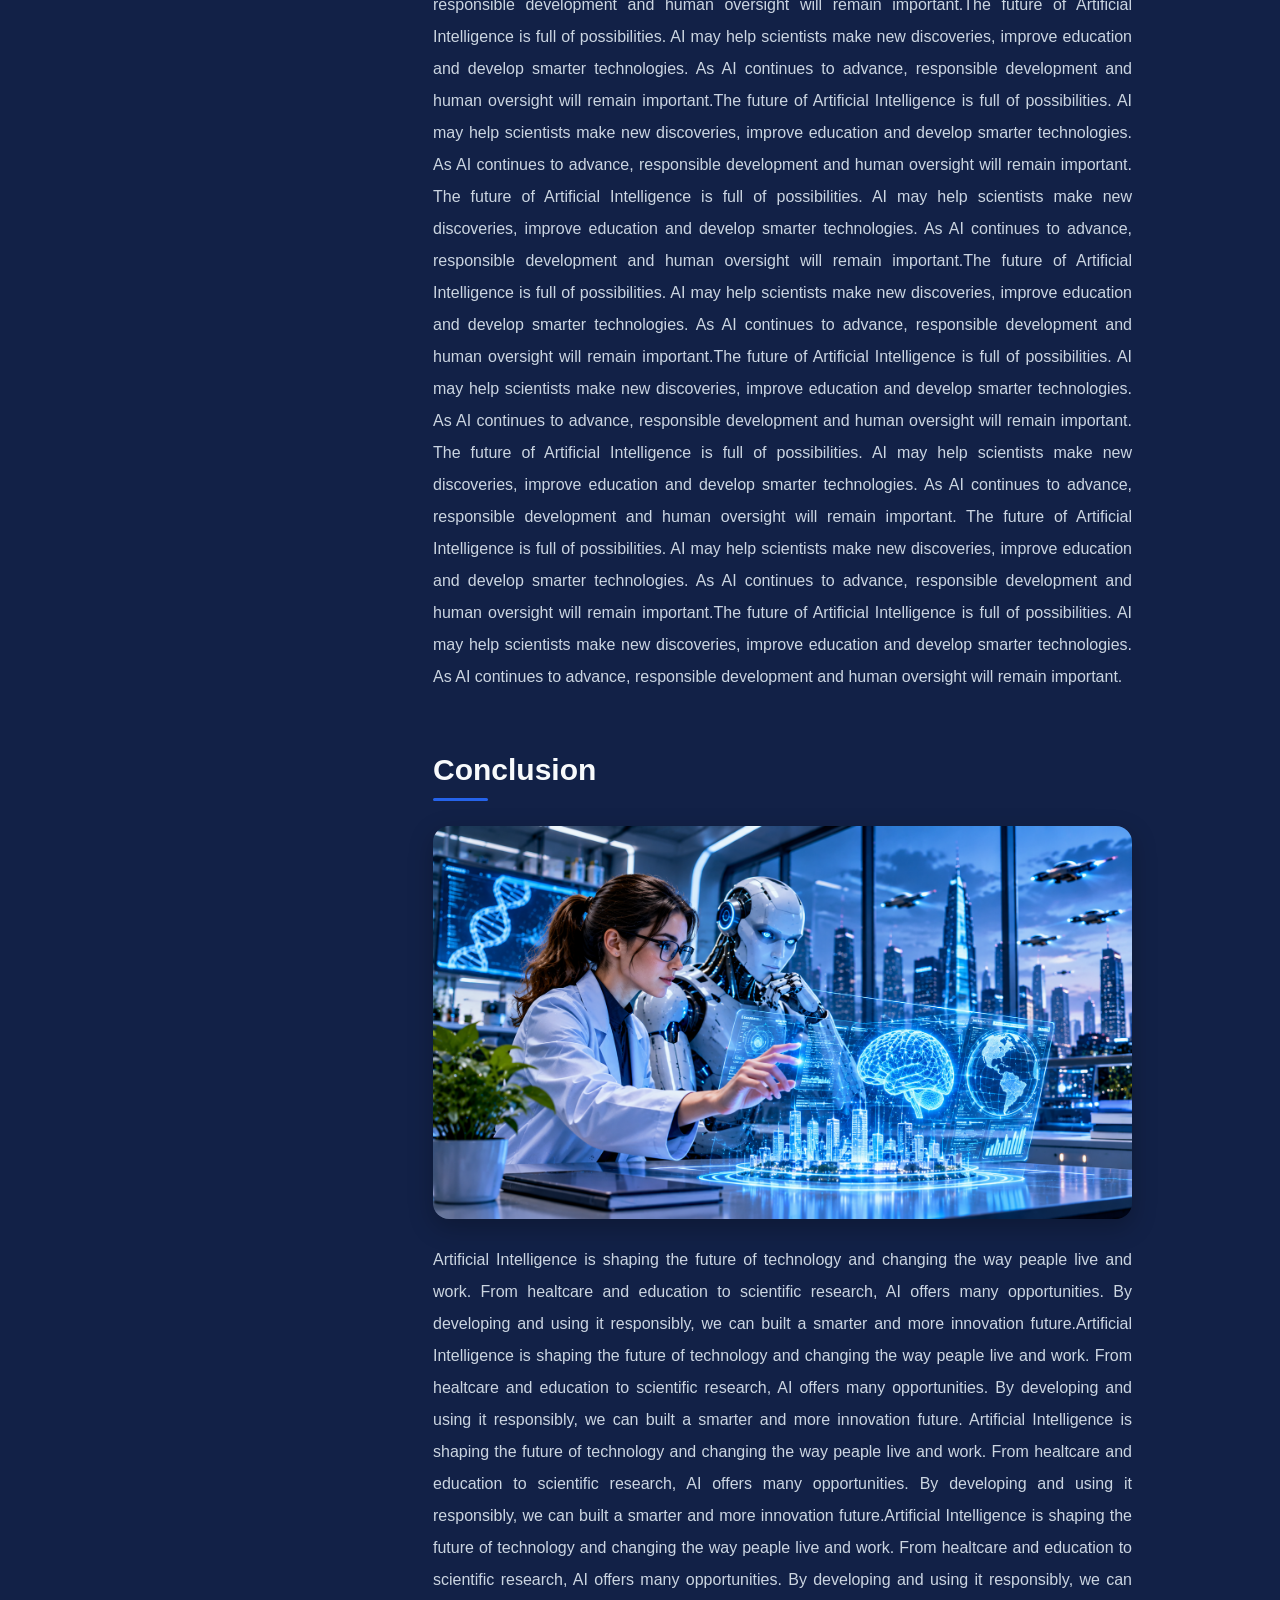
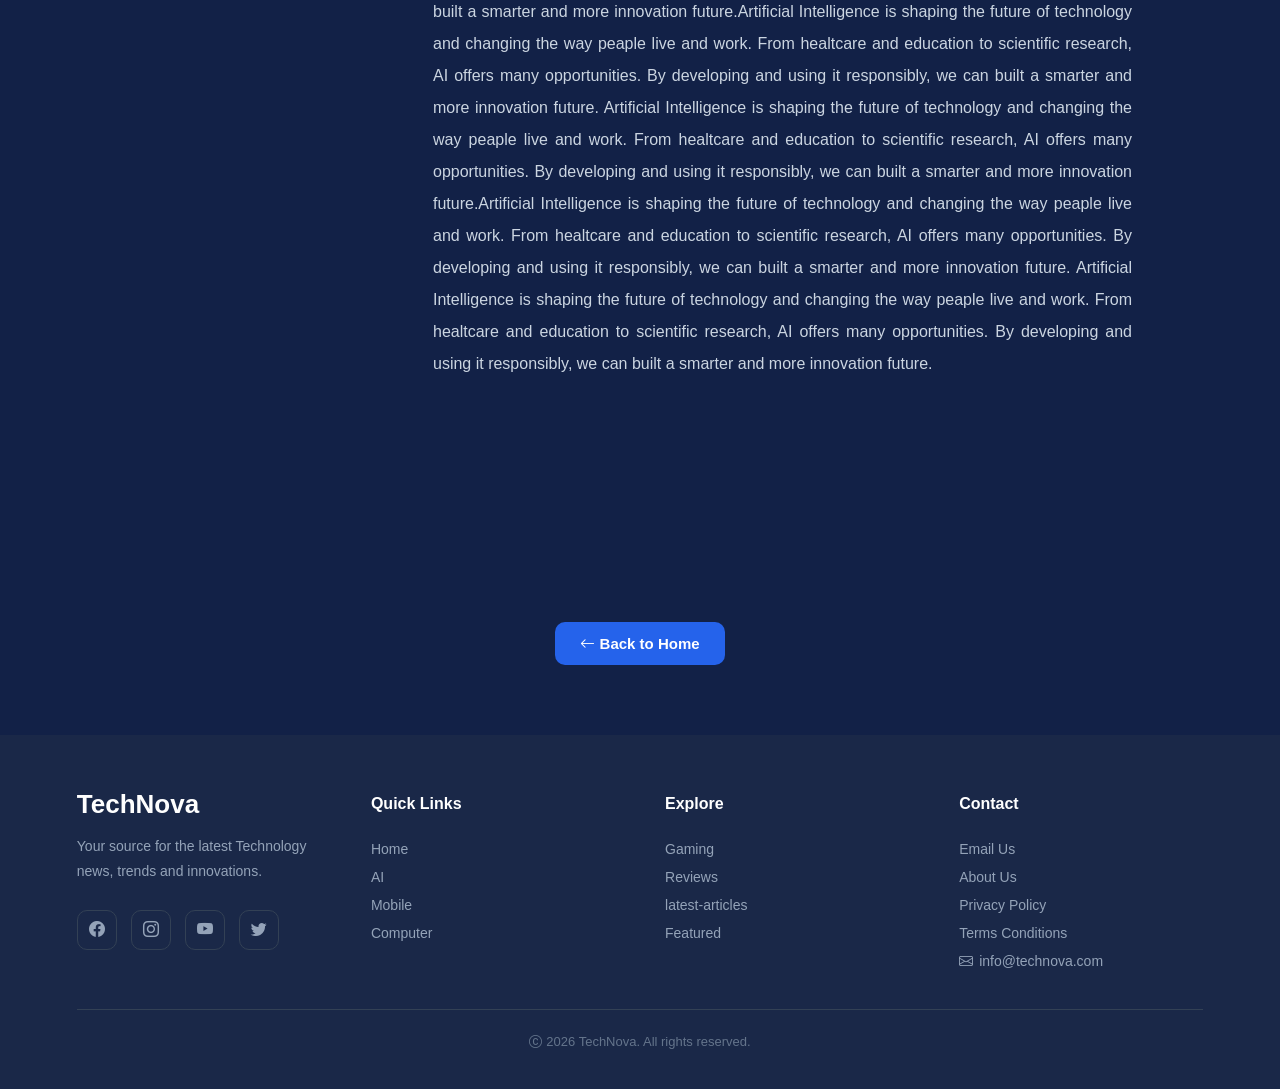
<file: featured-ai-article.html>
<!DOCTYPE html>
<html lang='en'>
<head>
    <meta name="description" content="Explore the future of artificial intelligence, its evolution, real-world applications and its impact on modern technology.">
    <meta charset='utf-8'>
    <meta name='viewport' content='width=device-width, initial-scale=1'>
    <title>The Future of Artificial Intelligence | TechNova</title>
    <link rel='stylesheet' href='css/style.css'>
    <link rel="stylesheet" href="css/featured-ai-article.css">
    <!-- <link rel="stylesheet" href="https://cdn.jsdeliver.net/npm/bootstrap-icons@1.11.3/font/bootsrap-icons.min.css"> -->
    <link rel="stylesheet" href="https://cdn.jsdelivr.net/npm/bootstrap-icons@1.11.3/font/bootstrap-icons.min.css">
</head>
<body>
    <header>
        
         <a href="index.html" class="logo">

            <span class="logo-icon">
                <svg viewBox="0 0 64 64" xmlns="http://www.w3.org/2000/svg" aria-label="TN star logo" rol="img">
                    <defs>
                        <linearGradient id="logoGlow" x1="0" y1="0" x2="1" y2="1">
                            <stop offest="0%" stop-color="#38bdf8"/>
                        </linearGradient>
                    </defs>

                    

                    <text x="7" y="40" font-size="32" font-weight="800" font-family="Arial, sans-serif" fill="#ffffff">TN</text>

                    <path d="M58 1 L61 9 L69 12 L61 15 L58 23 L55 15 L47 12 L55 9 Z" fill="url(#logoGlow)"/>
                    
                </svg>
            </span>


            <span class="logo-text">
                <span class="logo-name">
                    <span class="logo-tech">Tech</span>
                    <span class="logo-nova">Nova</span>
                </span>
                <span class="logo-slogan">INNOVATION FOR SMARTER TOMORROW</span>
            </span>
         </a>

         <button class="mobile-menu-toggle" id="mobileMenuToggle" type="button" aria-label="Open navigation menu" aria-expanded="false">
            <i class="bi bi-first"></i>

         </button>

        <nav>
            <a href="index.html">Home</a>
            <div class="nav-dropdown">
                <a href="ai-details.html" class="nav-link">AI</a>
                <div class="dropdown-menu">
                    <a href="ai-details.html#what-is-ai">What is AI</a>
                    <a href="ai-details.html#ai-applications">Applications</a>
                    <a href="ai-details.html#future-impact">Future Impact</a>
                    <a href="ai-details.html#more-about-ai">More About Artificial Intelligence</a>
                    <a href="ai-details.html#ai-everyday-life">AI in Everyday Life</a>
                    <a href="ai-details.html#how-ai-learns">How AI Learns</a>
                    <a href="ai-details.html#ai-technology">AI Technology</a>
                </div>
            </div>
            <div class="nav-dropdown">
                <a href="mobile-details.html" class="nav-link">Mobile</a>
                <div class="dropdown-menu">
                    <a href="mobile-details.html#smartphone-innovations">Smartphone Innovations</a>
                    <a href="mobile-details.html#key-features">key Features</a>
                    <a href="mobile-details.html#future-of-mobile">Future of Mobile</a>

                </div>

            </div>
            <div class="nav-dropdown">
                <a href="computer-details.html" class="nav-link">Computer</a>
                <div class="dropdown-menu">
                    <a href="computer-details.html#modern-hardware">Modern Hardware</a>
                    <a href="computer-details.html#powerful-processors">Powerful Processors</a>
                    <a href="computer-details.html#future-of-computing">Future of Computing</a>

                </div>

            </div>
            <div class="nav-dropdown">
                <a href="gaming-details.html" class="nav-link">Gaming</a>
                <div class="dropdown-menu">
                    <a href="gaming-details.html#gaming-hardware">Gaming Hardware</a>
                    <a href="gaming-details.html#gaming-technology">Gaming Technology</a>
                    <a href="gaming-details.html#future-of-gaming">Future of Gaming</a>

                </div>

            </div>
            <div class="nav-dropdown">
                <a href="#" class="nav-link">Reviews</a>
                <div class="dropdown-menu">
                    <a href="smartphone-review.html">Smartphone Review</a>
                    <a href="computer-review.html">Computer Review</a>
                    <a href="headphones-review.html">Headphones Review</a>
                    <a href="smartwatch-review.html">Smartwatch Review</a>

                </div>

            </div>
            <a href="research.html">Research</a>
        </nav>

        <div class="header-actions">
            <div class="search-content">
                <input type="search" id="searchInput" placeholder="Search" aria-label="Search technology">
                <span class="search-divider"></span>
                <button id="searchToggle" type="button" aria-label="Start search">
                    <i class="bi bi-search"></i>

                </button>

            </div>
            <div id="searchResults"></div>
            
        </div>

        

        
    </header>

    <main>
        <section class="article-hero">
            <div class="article-hero-content">
                <span class="article-label"><i class="bi bi-stars"></i>FEATURED RESEARCH</span>

                <h1>The Future of Artificial Intelligence</h1>

                <p>
                    Exploring the technologies, possibilities and challenges shaping the next generation of artificial intelligence.
                </p>

                <div class="article-meta">
                    <span><i class="bi bi-journal-text"></i>Technology Research</span>
                    <span><i class="bi bi-clock"></i>8 Min Read</span>

                </div>

            </div>
        </section>

        <section class="article-content">
            <div class="article-introduction">
                <span>TNTRODUCTION</span>
                <h2>Artificial Intelligence Is Shaping Tomorrow</h2>

                <p>
                    Artificial intelligence is becoming one of the most influential technologies of our time. From intelligent assistants to advanced scientific research, AI is changing how peaple work, learn and interact with technology.
                </p>

            </div>

            <div class="article-layout">
                <aside class="article-toc">
                    <h3>Table of Contents</h3>
                    <a href="#introduction">Introduction</a>
                    <a href="#ai-evolution">Evolution of AI</a>
                    <a href="#ai-application">Application of AI</a>
                    <a href="#future-ai">The Future of AI</a>
                    <a href="#conclusion">Conclusion</a>

                </aside>

                <div class="article-main">
                    <section id="introduction">
                        <h2>Introduction</h2>

                        <img src="images/ai/article.png" alt="Artificial Intelligence and Human Technology" class="article-intro-image">
                        <p>
                            Artificial Intelligence is transforming the modern world. From smart assistants to advanced technologies, AI is changing how peaple work, learn and interact with technology.Artificial Intelligence is transforming the modern world. From smart assistants to advanced technologies, AI is changing how peaple work, learn and interact with technology.
                            Artificial Intelligence is transforming the modern world. From smart assistants to advanced technologies, AI is changing how peaple work, learn and interact with technology.Artificial Intelligence is transforming the modern world. From smart assistants to advanced technologies, AI is changing how peaple work, learn and interact with technology.Artificial Intelligence is transforming the modern world. From smart assistants to advanced technologies, AI is changing how peaple work, learn and interact with technology.
                    
                        </p>

                    </section>

                    <section id="ai-evolution">
                        <h2>The Evolution of Artificial Intelligence</h2>
                        <img src="images/ai/evolu.jpg" alt="The Evolution of Artificial Intelligence" class="article-intro-image">
                        <p>
                            Artificial Intelligence has developed significantly over the past decades. Early AI systems focused on simple tasks and rule-based operations. Today, advanced machine learning and deep learning technologies allow computers to analyze data, recognize patterns and solve complex problems.Artificial Intelligence has developed significantly over the past decades. Early AI systems focused on simple tasks and rule-based operations. Today, advanced machine learning and deep learning technologies allow computers to analyze data, recognize patterns and solve complex problems.
                            Artificial Intelligence has developed significantly over the past decades. Early AI systems focused on simple tasks and rule-based operations. Today, advanced machine learning and deep learning technologies allow computers to analyze data, recognize patterns and solve complex problems.Artificial Intelligence has developed significantly over the past decades. Early AI systems focused on simple tasks and rule-based operations. Today, advanced machine learning and deep learning technologies allow computers to analyze data, recognize patterns and solve complex problems.Artificial Intelligence has developed significantly over the past decades. Early AI systems focused on simple tasks and rule-based operations. Today, advanced machine learning and deep learning technologies allow computers to analyze data, recognize patterns and solve complex problems.
                            Artificial Intelligence has developed significantly over the past decades. Early AI systems focused on simple tasks and rule-based operations. Today, advanced machine learning and deep learning technologies allow computers to analyze data, recognize patterns and solve complex problems.
                        </p>

                    </section>

                    <section id="ai-application">
                        <h2>Applications of Artificial Intelligence</h2>
                        <img src="images/ai/concl.png" alt="Applications of Artificial Intelligence" class="article-intro-image">
                        <p>
                            Artificial Intelligence is used in many areas of modern life. In healtcare, it helps analyze medical data. In education, it supports personalized learning. In transportation, AI helps improve navigation and traffic management. these applications show how AI is becoming an important part of everyday technology.
                            Artificial Intelligence is used in many areas of modern life. In healtcare, it helps analyze medical data. In education, it supports personalized learning. In transportation, AI helps improve navigation and traffic management. these applications show how AI is becoming an important part of everyday technology.Artificial Intelligence is used in many areas of modern life. In healtcare, it helps analyze medical data. In education, it supports personalized learning. In transportation, AI helps improve navigation and traffic management. these applications show how AI is becoming an important part of everyday technology.Artificial Intelligence is used in many areas of modern life. In healtcare, it helps analyze medical data. In education, it supports personalized learning. In transportation, AI helps improve navigation and traffic management. these applications show how AI is becoming an important part of everyday technology.
                            Artificial Intelligence is used in many areas of modern life. In healtcare, it helps analyze medical data. In education, it supports personalized learning. In transportation, AI helps improve navigation and traffic management. these applications show how AI is becoming an important part of everyday technology.
                        </p>

                    </section>

                    <section id="future-ai">
                        <h2>The Future of Artificial Intelligence</h2>
                        <img src="images/ai/future.png" alt="The Future of Artificial Intelligence" class="article-intro-image">
                        <p>
                            The future of Artificial Intelligence is full of possibilities. AI may help scientists make new discoveries, improve education and develop smarter technologies. As AI continues to advance, responsible development and human oversight will remain important.The future of Artificial Intelligence is full of possibilities. AI may help scientists make new discoveries, improve education and develop smarter technologies. As AI continues to advance, responsible development and human oversight will remain important.The future of Artificial Intelligence is full of possibilities. AI may help scientists make new discoveries, improve education and develop smarter technologies. As AI continues to advance, responsible development and human oversight will remain important.
                            The future of Artificial Intelligence is full of possibilities. AI may help scientists make new discoveries, improve education and develop smarter technologies. As AI continues to advance, responsible development and human oversight will remain important.The future of Artificial Intelligence is full of possibilities. AI may help scientists make new discoveries, improve education and develop smarter technologies. As AI continues to advance, responsible development and human oversight will remain important.The future of Artificial Intelligence is full of possibilities. AI may help scientists make new discoveries, improve education and develop smarter technologies. As AI continues to advance, responsible development and human oversight will remain important.
                            The future of Artificial Intelligence is full of possibilities. AI may help scientists make new discoveries, improve education and develop smarter technologies. As AI continues to advance, responsible development and human oversight will remain important.
                            The future of Artificial Intelligence is full of possibilities. AI may help scientists make new discoveries, improve education and develop smarter technologies. As AI continues to advance, responsible development and human oversight will remain important.The future of Artificial Intelligence is full of possibilities. AI may help scientists make new discoveries, improve education and develop smarter technologies. As AI continues to advance, responsible development and human oversight will remain important.
                        </p>

                    </section>

                    <section id="conclusion">
                        <h2>Conclusion</h2>
                        <img src="images/ai/last.png" alt="Conclusion" class="article-intro-image">
                        <p>
                            Artificial Intelligence is shaping the future of technology and changing the way peaple live and work. From healtcare and education to scientific research, AI offers many opportunities. By developing and using it responsibly, we can built a smarter and more innovation future.Artificial Intelligence is shaping the future of technology and changing the way peaple live and work. From healtcare and education to scientific research, AI offers many opportunities. By developing and using it responsibly, we can built a smarter and more innovation future.
                            Artificial Intelligence is shaping the future of technology and changing the way peaple live and work. From healtcare and education to scientific research, AI offers many opportunities. By developing and using it responsibly, we can built a smarter and more innovation future.Artificial Intelligence is shaping the future of technology and changing the way peaple live and work. From healtcare and education to scientific research, AI offers many opportunities. By developing and using it responsibly, we can built a smarter and more innovation future.Artificial Intelligence is shaping the future of technology and changing the way peaple live and work. From healtcare and education to scientific research, AI offers many opportunities. By developing and using it responsibly, we can built a smarter and more innovation future.
                            Artificial Intelligence is shaping the future of technology and changing the way peaple live and work. From healtcare and education to scientific research, AI offers many opportunities. By developing and using it responsibly, we can built a smarter and more innovation future.Artificial Intelligence is shaping the future of technology and changing the way peaple live and work. From healtcare and education to scientific research, AI offers many opportunities. By developing and using it responsibly, we can built a smarter and more innovation future.
                            Artificial Intelligence is shaping the future of technology and changing the way peaple live and work. From healtcare and education to scientific research, AI offers many opportunities. By developing and using it responsibly, we can built a smarter and more innovation future.
                        </p>

                    </section>

                </div>

            </div>

        </section>
    </main>

    <div class="back-home-container">
        <a href="index.html" class="back-home">
            <i class="bi bi-arrow-left"></i>
            Back to Home
        </a>

    </div>



    <!-- footer  -->
      <footer class="footer">
        <div class="footer-content">
            <div class="footer-about">
                <h3>TechNova</h3>
                <p>
                    Your source for the latest Technology news, trends and innovations.
                </p>

                <div class="footer-socials">
                    <a href="#"><i class="bi bi-facebook"></i></a>
                    <a href="#"><i class="bi bi-instagram"></i></a>
                    <a href="#"><i class="bi bi-youtube"></i></a>
                    <a href="#"><i class="bi bi-twitter"></i></a>

                </div>

            </div>

            <div class="footer-links">
                <h4>Quick Links</h4>
                <a href="#">Home</a>
                <a href="#">AI</a>
                <a href="#">Mobile</a>
                <a href="#">Computer</a>

            </div>

            <div class="footer-links">
                <h4>Explore</h4>
                <a href="#">Gaming</a>
                <a href="#">Reviews</a>
                <a href="#">latest-articles</a>
                <a href="#">Featured</a>

            </div>

            <div class="footer-links">
                <h4>Contact</h4>
                <a href="#">Email Us</a>
                <a href="#">About Us</a>
                <a href="#">Privacy Policy</a>
                <a href="#">Terms Conditions</a>
                <a href="mailto:info@technova.com"><i class="bi bi-envelope"></i>info@technova.com</a>
               
            </div>
            
        </div>

        <div class="footer-bottom">
            <p><i class="bi bi-c-circle"></i>2026 TechNova. All rights reserved.</p>

        </div>
       

      </footer>


      <script src="js/featured-ai-article.js"></script>
      <script src="js/search.js"></script>
      <script src="js/index.js"></script>
    
</body>
</html>
</file>
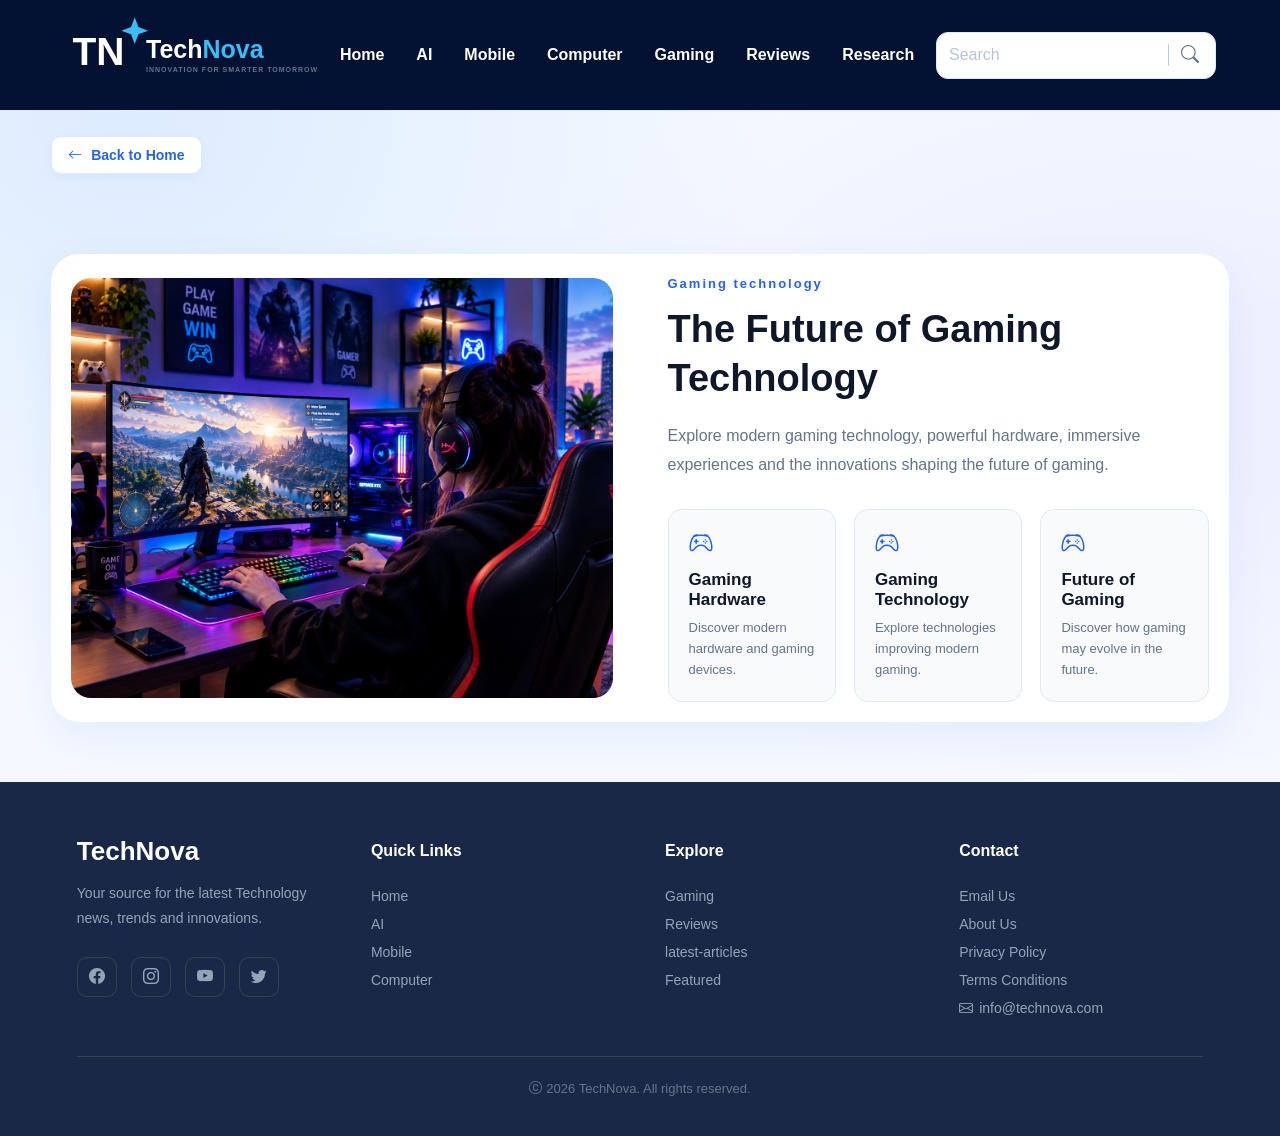
<file: gaming-details.html>
<!DOCTYPE html>
<html lang='en'>
<head>
    <meta charset='utf-8'>
    <meta name='viewport' content='width=device-width, initial-scale=1'>
    <title>Gaming TechNova</title>
    <link rel='stylesheet' href='css/style.css'>
    <link rel="stylesheet" href="css/gaming-details.css">
    <link rel="stylesheet" href="https://cdn.jsdelivr.net/npm/bootstrap-icons@1.11.3/font/bootstrap-icons.min.css">
</head>
<body>

    <header>
        
         <a href="index.html" class="logo">

            <span class="logo-icon">
                <svg viewBox="0 0 64 64" xmlns="http://www.w3.org/2000/svg" aria-label="TN star logo" rol="img">
                    <defs>
                        <linearGradient id="logoGlow" x1="0" y1="0" x2="1" y2="1">
                            <stop offest="0%" stop-color="#38bdf8"/>
                        </linearGradient>
                    </defs>

                    

                    <text x="7" y="40" font-size="32" font-weight="800" font-family="Arial, sans-serif" fill="#ffffff">TN</text>

                    <path d="M58 1 L61 9 L69 12 L61 15 L58 23 L55 15 L47 12 L55 9 Z" fill="url(#logoGlow)"/>
                    
                </svg>
            </span>


            <span class="logo-text">
                <span class="logo-name">
                    <span class="logo-tech">Tech</span>
                    <span class="logo-nova">Nova</span>
                </span>
                <span class="logo-slogan">INNOVATION FOR SMARTER TOMORROW</span>
            </span>
         </a>

         <button class="mobile-menu-toggle" id="mobileMenuToggle" type="button" aria-label="Open navigation menu" aria-expanded="false">
            <i class="bi bi-first"></i>

         </button>

        <nav>
            <a href="index.html">Home</a>
            <div class="nav-dropdown">
                <a href="ai-details.html" class="nav-link">AI</a>
                <div class="dropdown-menu">
                    <a href="ai-details.html#what-is-ai">What is AI</a>
                    <a href="ai-details.html#ai-applications">Applications</a>
                    <a href="ai-details.html#future-impact">Future Impact</a>
                    <a href="ai-details.html#more-about-ai">More About Artificial Intelligence</a>
                    <a href="ai-details.html#ai-everyday-life">AI in Everyday Life</a>
                    <a href="ai-details.html#how-ai-learns">How AI Learns</a>
                    <a href="ai-details.html#ai-technology">AI Technology</a>
                </div>
            </div>
            <div class="nav-dropdown">
                <a href="mobile-details.html" class="nav-link">Mobile</a>
                <div class="dropdown-menu">
                    <a href="mobile-details.html#smartphone-innovations">Smartphone Innovations</a>
                    <a href="mobile-details.html#key-features">key Features</a>
                    <a href="mobile-details.html#future-of-mobile">Future of Mobile</a>

                </div>

            </div>
            <div class="nav-dropdown">
                <a href="computer-details.html" class="nav-link">Computer</a>
                <div class="dropdown-menu">
                    <a href="computer-details.html#modern-hardware">Modern Hardware</a>
                    <a href="computer-details.html#powerful-processors">Powerful Processors</a>
                    <a href="computer-details.html#future-of-computing">Future of Computing</a>

                </div>

            </div>
            <div class="nav-dropdown">
                <a href="gaming-details.html" class="nav-link">Gaming</a>
                <div class="dropdown-menu">
                    <a href="gaming-details.html#gaming-hardware">Gaming Hardware</a>
                    <a href="gaming-details.html#gaming-technology">Gaming Technology</a>
                    <a href="gaming-details.html#future-of-gaming">Future of Gaming</a>

                </div>

            </div>
            <div class="nav-dropdown">
                <a href="#" class="nav-link">Reviews</a>
                <div class="dropdown-menu">
                    <a href="smartphone-review.html">Smartphone Review</a>
                    <a href="computer-review.html">Computer Review</a>
                    <a href="headphones-review.html">Headphones Review</a>
                    <a href="smartwatch-review.html">Smartwatch Review</a>

                </div>

            </div>
            <a href="research.html">Research</a>
        </nav>

        <div class="header-actions">
            <div class="search-content">
                <input type="search" id="searchInput" placeholder="Search" aria-label="Search technology">
                <span class="search-divider"></span>
                <button id="searchToggle" type="button" aria-label="Start search">
                    <i class="bi bi-search"></i>

                </button>

            </div>
            <div id="searchResults"></div>
            
        </div>

        

        
    </header>


    <main>
        <a href="index.html" class="back-home"><i class="bi bi-arrow-left"></i>Back to Home</a>

        <section class="gaming-details">
            <div class="gaming-detail-image">
                <img src="images/gaming/gaming-news.png" alt="Modern Gaming Technology">

            </div>

            <div class="gaming-detail-content">
                <span class="gaming-detail-label">Gaming technology</span>
                <h1>The Future of Gaming Technology</h1>
                <p>
                    Explore modern gaming technology, powerful hardware, immersive experiences and the innovations shaping the future of gaming.
                </p>

                <div class="gaming-detail-cards">
                
                    <!-- اول -->
                    <div class="gaming-info-card" data-card="hardware" id="gaming-hardware">
                        <i class="bi bi-controller"></i>
                        <h3>Gaming Hardware</h3>
                        <p>
                            Discover modern hardware and gaming devices.
                        </p>
                    </div>
                    
                    <!-- دوم -->
                    <div class="gaming-info-card" data-card="technology" id="gaming-technology">
                        <i class="bi bi-controller"></i>
                        <h3>Gaming Technology</h3>
                        <p>
                            Explore technologies improving modern gaming.
                        </p>
                    </div>
                    
                    <!-- سوم -->
                    <div class="gaming-info-card" data-card="future" id="future-of-gaming">
                        <i class="bi bi-controller"></i>
                        <h3>Future of Gaming</h3>
                        <p>
                            Discover how gaming may evolve in the future.
                        </p>
                    </div>

                </div>

            </div>

        </section>

        <!-- بخش توضیحات  -->
         <div class="gaming-card-extra-info">
            <!-- اول -->
            <div class="gaming-card-extra-content" data-card="hardware">
                <h3>Gaming Hardware</h3>
                <p>
                    Modern gaming hardware provides powerful performance, high-quality graphics and a better gaming experience.Modern gaming hardware provides powerful performance, high-quality graphics and a better gaming experience.Modern gaming hardware provides powerful performance, high-quality graphics and a better gaming experience.
                    Modern gaming hardware provides powerful performance, high-quality graphics and a better gaming experience.Modern gaming hardware provides powerful performance, high-quality graphics and a better gaming experience.Modern gaming hardware provides powerful performance, high-quality graphics and a better gaming experience.
                    Modern gaming hardware provides powerful performance, high-quality graphics and a better gaming experience.Modern gaming hardware provides powerful performance, high-quality graphics and a better gaming experience.
                </p>
            </div>
            
            <!-- دومی -->
            <div class="gaming-card-extra-content" data-card="technology">
                <h3>Gaming Technology</h3>
                <p>
                    New gaming technologies are improving graphics, performance and the way players experience game.New gaming technologies are improving graphics, performance and the way players experience game.New gaming technologies are improving graphics, performance and the way players experience game.
                    New gaming technologies are improving graphics, performance and the way players experience game.New gaming technologies are improving graphics, performance and the way players experience game.New gaming technologies are improving graphics, performance and the way players experience game.
                    New gaming technologies are improving graphics, performance and the way players experience game.New gaming technologies are improving graphics, performance and the way players experience game.
                </p>
            </div>
            
            <!-- سومی -->
            <div class="gaming-card-extra-content" data-card="future">
                <h3>Future of Gaming</h3>
                <p>
                    Future gaming may bring more immersive experiences, smarter technologies and new ways to interact with games.Future gaming may bring more immersive experiences, smarter technologies and new ways to interact with games.Future gaming may bring more immersive experiences, smarter technologies and new ways to interact with games.Future gaming may bring more immersive experiences, smarter technologies and new ways to interact with games.Future gaming may bring more immersive experiences, smarter technologies and new ways to interact with games.Future gaming may bring more immersive experiences, smarter technologies and new ways to interact with games.
                    Future gaming may bring more immersive experiences, smarter technologies and new ways to interact with games.Future gaming may bring more immersive experiences, smarter technologies and new ways to interact with games.
                </p>
            </div>

         </div>


    </main>

    <!-- footer  -->
      <footer class="footer">
        <div class="footer-content">
            <div class="footer-about">
                <h3>TechNova</h3>
                <p>
                    Your source for the latest Technology news, trends and innovations.
                </p>

                <div class="footer-socials">
                    <a href="#"><i class="bi bi-facebook"></i></a>
                    <a href="#"><i class="bi bi-instagram"></i></a>
                    <a href="#"><i class="bi bi-youtube"></i></a>
                    <a href="#"><i class="bi bi-twitter"></i></a>

                </div>

            </div>

            <div class="footer-links">
                <h4>Quick Links</h4>
                <a href="#">Home</a>
                <a href="#">AI</a>
                <a href="#">Mobile</a>
                <a href="#">Computer</a>

            </div>

            <div class="footer-links">
                <h4>Explore</h4>
                <a href="#">Gaming</a>
                <a href="#">Reviews</a>
                <a href="#">latest-articles</a>
                <a href="#">Featured</a>

            </div>

            <div class="footer-links">
                <h4>Contact</h4>
                <a href="#">Email Us</a>
                <a href="#">About Us</a>
                <a href="#">Privacy Policy</a>
                <a href="#">Terms Conditions</a>
                <a href="mailto:info@technova.com"><i class="bi bi-envelope"></i>info@technova.com</a>
               
            </div>
            
        </div>

        <div class="footer-bottom">
            <p><i class="bi bi-c-circle"></i>2026 TechNova. All rights reserved.</p>

        </div>
       

      </footer>






    <script src="js/gaming-details.js"></script>
    <script src="js/search.js"></script>
    <script src="js/index.js"></script>
</body>
</html>
</file>
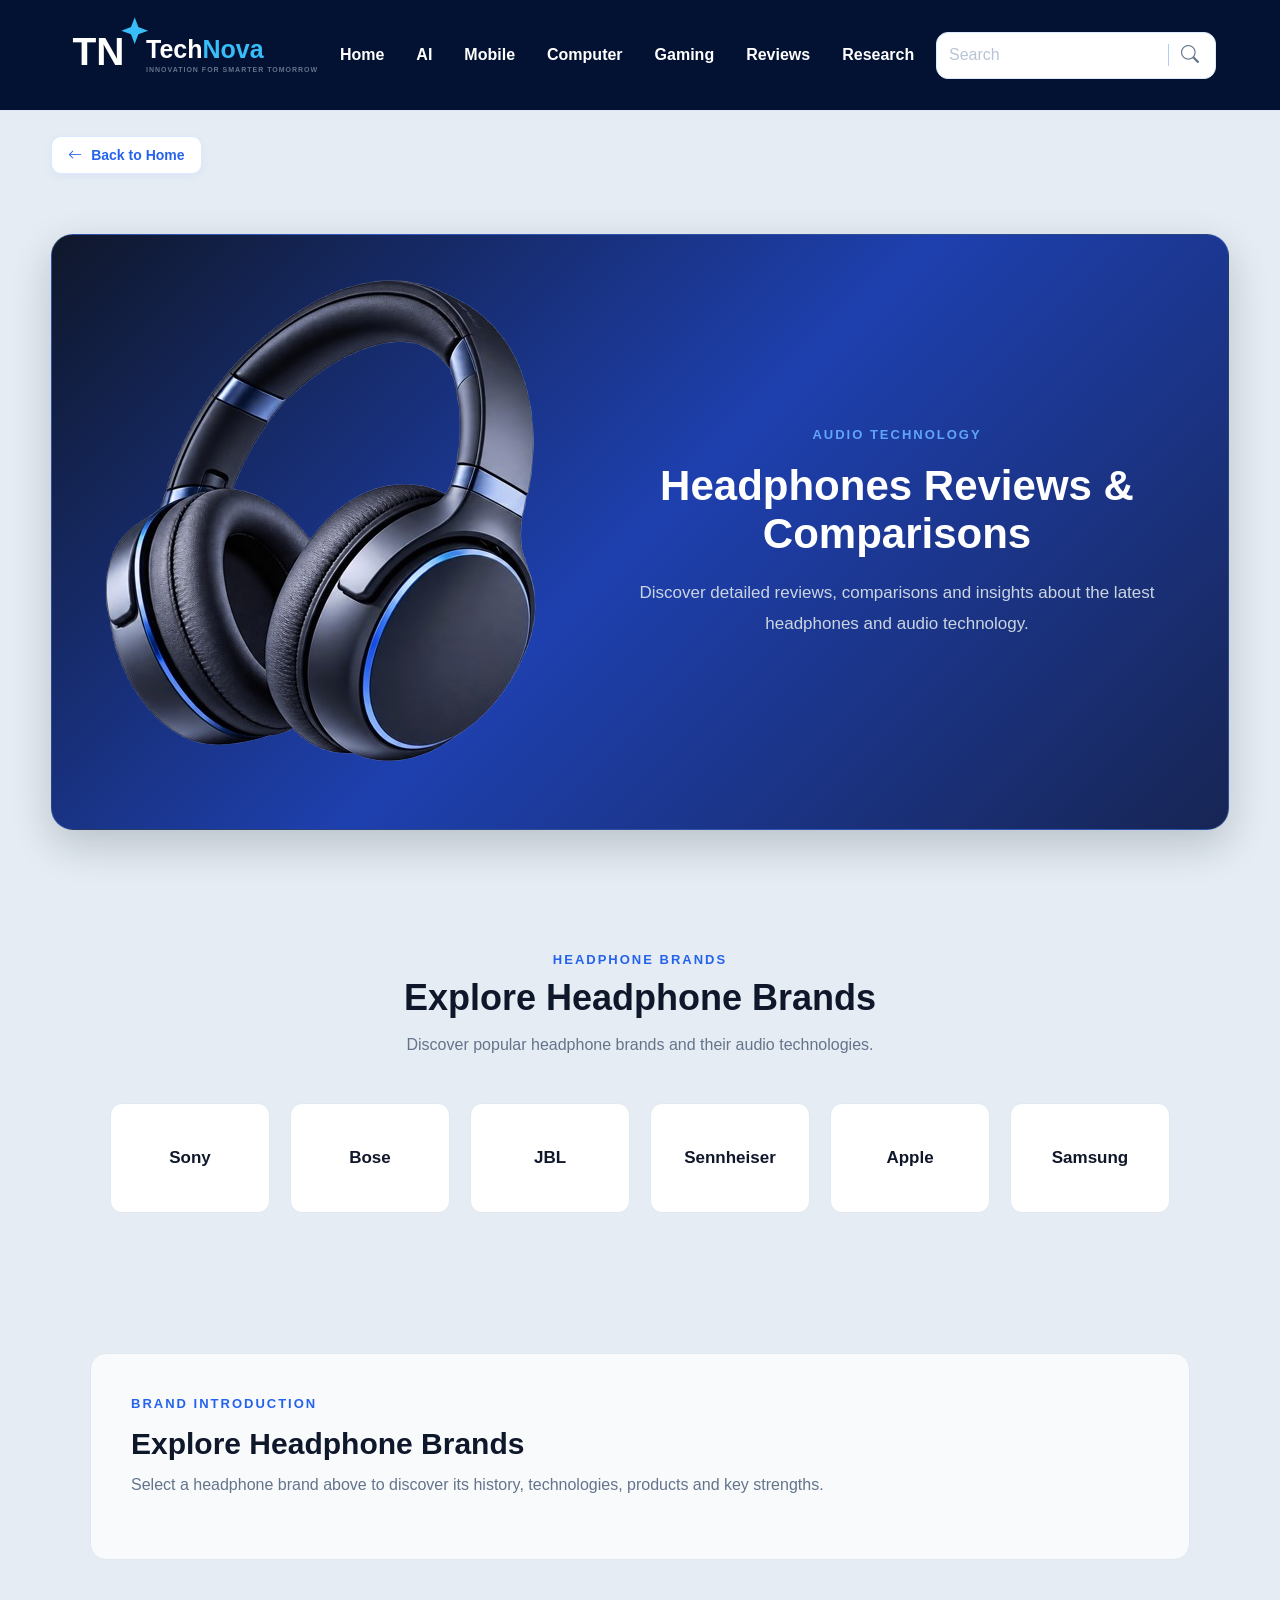
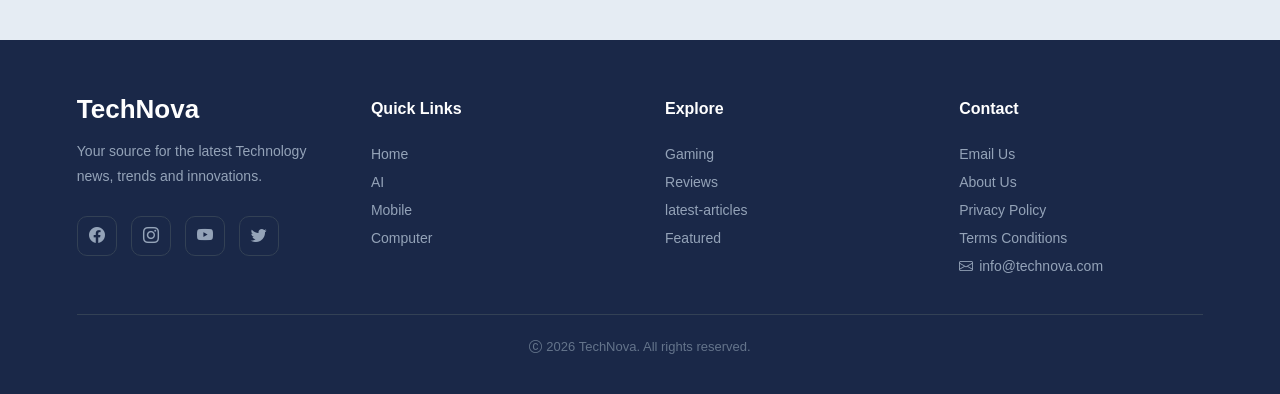
<file: headphones-review.html>
<!DOCTYPE html>
<html lang='en'>
<head>
    <meta charset='utf-8'>
    <meta name='viewport' content='width=device-width, initial-scale=1'>
    <title>Headphones Reviews | TechNova</title>
    <link rel='stylesheet' href='css/style.css'>
    <link rel="stylesheet" href="css/headphones-review.css">
    <link rel="stylesheet" href="https://cdn.jsdelivr.net/npm/bootstrap-icons@1.11.3/font/bootstrap-icons.min.css">
</head>
<body>
    <header>
        
         <a href="index.html" class="logo">

            <span class="logo-icon">
                <svg viewBox="0 0 64 64" xmlns="http://www.w3.org/2000/svg" aria-label="TN star logo" rol="img">
                    <defs>
                        <linearGradient id="logoGlow" x1="0" y1="0" x2="1" y2="1">
                            <stop offest="0%" stop-color="#38bdf8"/>
                        </linearGradient>
                    </defs>

                    

                    <text x="7" y="40" font-size="32" font-weight="800" font-family="Arial, sans-serif" fill="#ffffff">TN</text>

                    <path d="M58 1 L61 9 L69 12 L61 15 L58 23 L55 15 L47 12 L55 9 Z" fill="url(#logoGlow)"/>
                    
                </svg>
            </span>


            <span class="logo-text">
                <span class="logo-name">
                    <span class="logo-tech">Tech</span>
                    <span class="logo-nova">Nova</span>
                </span>
                <span class="logo-slogan">INNOVATION FOR SMARTER TOMORROW</span>
            </span>
         </a>

         <button class="mobile-menu-toggle" id="mobileMenuToggle" type="button" aria-label="Open navigation menu" aria-expanded="false">
            <i class="bi bi-first"></i>

         </button>

        <nav>
            <a href="index.html">Home</a>
            <div class="nav-dropdown">
                <a href="ai-details.html" class="nav-link">AI</a>
                <div class="dropdown-menu">
                    <a href="ai-details.html#what-is-ai">What is AI</a>
                    <a href="ai-details.html#ai-applications">Applications</a>
                    <a href="ai-details.html#future-impact">Future Impact</a>
                    <a href="ai-details.html#more-about-ai">More About Artificial Intelligence</a>
                    <a href="ai-details.html#ai-everyday-life">AI in Everyday Life</a>
                    <a href="ai-details.html#how-ai-learns">How AI Learns</a>
                    <a href="ai-details.html#ai-technology">AI Technology</a>
                </div>
            </div>
            <div class="nav-dropdown">
                <a href="mobile-details.html" class="nav-link">Mobile</a>
                <div class="dropdown-menu">
                    <a href="mobile-details.html#smartphone-innovations">Smartphone Innovations</a>
                    <a href="mobile-details.html#key-features">key Features</a>
                    <a href="mobile-details.html#future-of-mobile">Future of Mobile</a>

                </div>

            </div>
            <div class="nav-dropdown">
                <a href="computer-details.html" class="nav-link">Computer</a>
                <div class="dropdown-menu">
                    <a href="computer-details.html#modern-hardware">Modern Hardware</a>
                    <a href="computer-details.html#powerful-processors">Powerful Processors</a>
                    <a href="computer-details.html#future-of-computing">Future of Computing</a>

                </div>

            </div>
            <div class="nav-dropdown">
                <a href="gaming-details.html" class="nav-link">Gaming</a>
                <div class="dropdown-menu">
                    <a href="gaming-details.html#gaming-hardware">Gaming Hardware</a>
                    <a href="gaming-details.html#gaming-technology">Gaming Technology</a>
                    <a href="gaming-details.html#future-of-gaming">Future of Gaming</a>

                </div>

            </div>
            <div class="nav-dropdown">
                <a href="#" class="nav-link">Reviews</a>
                <div class="dropdown-menu">
                    <a href="smartphone-review.html">Smartphone Review</a>
                    <a href="computer-review.html">Computer Review</a>
                    <a href="headphones-review.html">Headphones Review</a>
                    <a href="smartwatch-review.html">Smartwatch Review</a>

                </div>

            </div>
            <a href="research.html">Research</a>
        </nav>

        <div class="header-actions">
            <div class="search-content">
                <input type="search" id="searchInput" placeholder="Search" aria-label="Search technology">
                <span class="search-divider"></span>
                <button id="searchToggle" type="button" aria-label="Start search">
                    <i class="bi bi-search"></i>

                </button>

            </div>
            <div id="searchResults"></div>
            
        </div>
    </header>

    <main>

        <a href="index.html" class="back-home"><i class="bi bi-arrow-left"></i>Back to Home</a>
        
        <section class="headphones-hero">

            <div class="headphones-hero-image">
                <img src="images/hero/headphone-hero.png" alt="Wireless Headphones">
            </div>
            <div class="headphones-hero-content">
                <span class="headphones-hero-label">AUDIO TECHNOLOGY</span>
                <h1>Headphones Reviews & Comparisons</h1>
                <p>
                    Discover detailed reviews, comparisons and insights about the latest headphones and audio technology.
                </p>

            </div>

        </section>

        <section class="headphones-brands-section">
            <div class="section-heading">
                <span>HEADPHONE BRANDS</span>
                <h2>Explore Headphone Brands</h2>
                <p>
                    Discover popular headphone brands and their audio technologies.
                </p>

            </div>

            <div class="headphones-barnds-container">
                <div class="headphone-brand-card" data-brand="sony">
                    <h3>Sony</h3>

                </div>

                <div class="headphone-brand-card" data-brand="bose">
                    <h3>Bose</h3>
                </div>

                <div class="headphone-brand-card" data-brand="jbl">
                    <h3>JBL</h3>
                </div>

                <div class="headphone-brand-card" data-brand="sennheiser">
                    <h3>Sennheiser</h3>
                </div>

                <div class="headphone-brand-card" data-brand="apple">
                    <h3>Apple</h3>
                </div>

                <div class="headphone-brand-card" data-brand="samsung">
                    <h3>Samsung</h3>
                </div>



            </div>

        </section>

        <section class="headphone-brand-information" id="headphoneBrandInformation">
            <div class="brand-information-content">
                <span>BRAND INTRODUCTION</span>
                <h2 id="headphoneBrandTitle">Explore Headphone Brands</h2>
                <p id="headphoneBrandDescription">
                    Select a headphone brand above to discover its history, technologies, products and key strengths.

                </p>

                <div id="headphoneBrandDetails"></div>

            </div>

        </section>


    </main>


    <!-- footer  -->
      <footer class="footer">
        <div class="footer-content">
            <div class="footer-about">
                <h3>TechNova</h3>
                <p>
                    Your source for the latest Technology news, trends and innovations.
                </p>

                <div class="footer-socials">
                    <a href="#"><i class="bi bi-facebook"></i></a>
                    <a href="#"><i class="bi bi-instagram"></i></a>
                    <a href="#"><i class="bi bi-youtube"></i></a>
                    <a href="#"><i class="bi bi-twitter"></i></a>

                </div>

            </div>

            <div class="footer-links">
                <h4>Quick Links</h4>
                <a href="#">Home</a>
                <a href="#">AI</a>
                <a href="#">Mobile</a>
                <a href="#">Computer</a>

            </div>

            <div class="footer-links">
                <h4>Explore</h4>
                <a href="#">Gaming</a>
                <a href="#">Reviews</a>
                <a href="#">latest-articles</a>
                <a href="#">Featured</a>

            </div>

            <div class="footer-links">
                <h4>Contact</h4>
                <a href="#">Email Us</a>
                <a href="#">About Us</a>
                <a href="#">Privacy Policy</a>
                <a href="#">Terms Conditions</a>
                <a href="mailto:info@technova.com"><i class="bi bi-envelope"></i>info@technova.com</a>
               
            </div>
            
        </div>

        <div class="footer-bottom">
            <p><i class="bi bi-c-circle"></i>2026 TechNova. All rights reserved.</p>

        </div>
       

      </footer>

      <script src="js/headphones-review.js"></script>
      <script src="js/search.js"></script>
      <script src="js/index.js"></script>
    
</body>
</html>
</file>
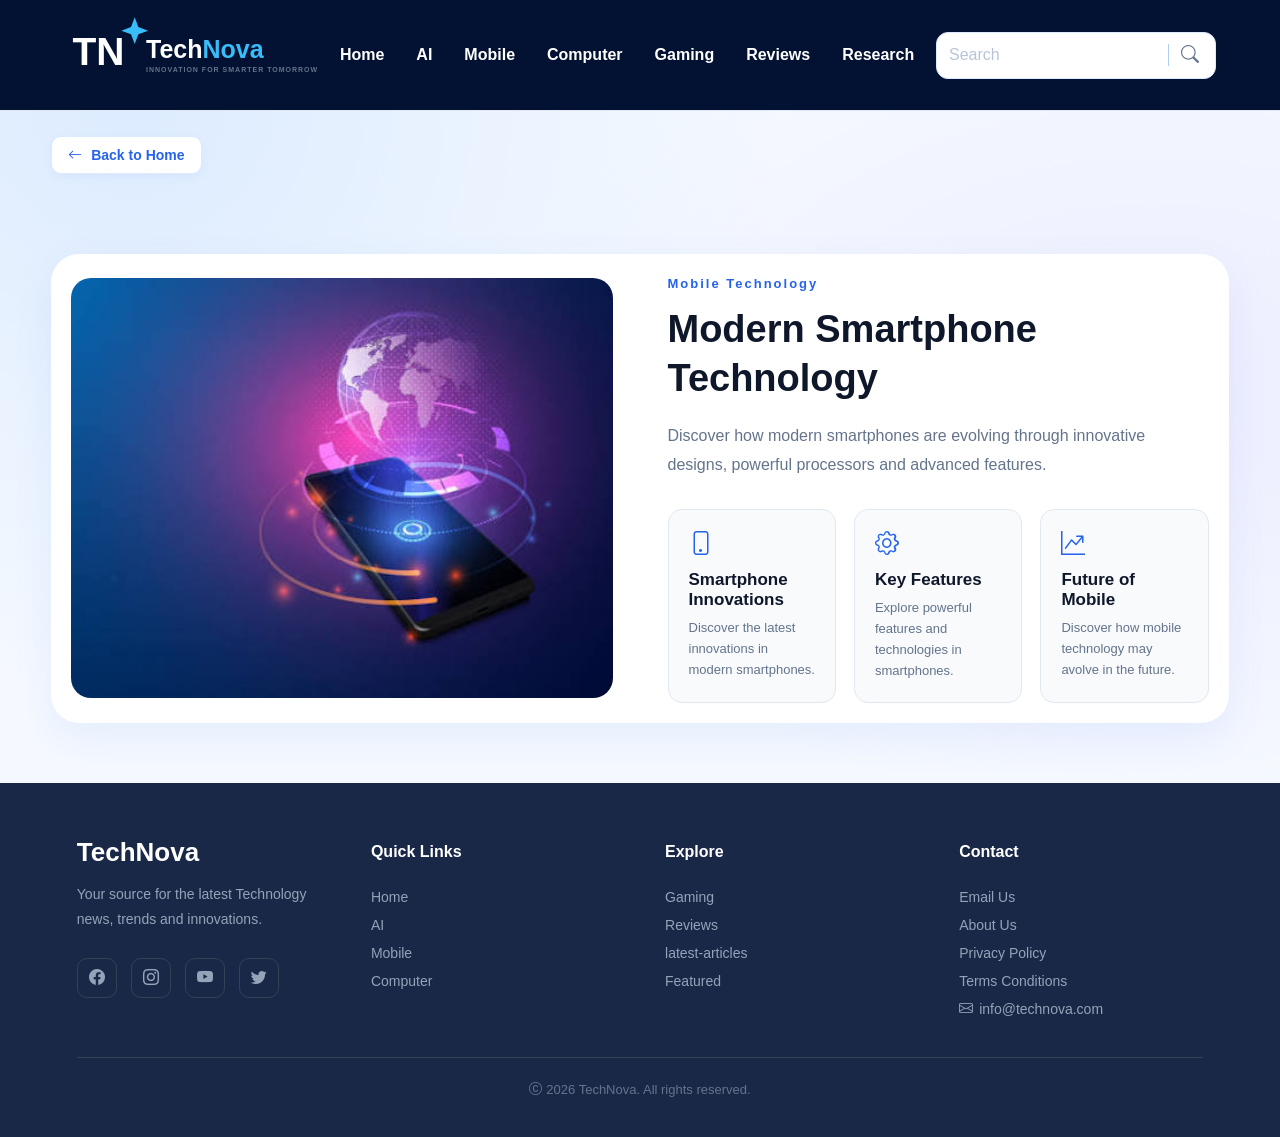
<file: mobile-details.html>
<!DOCTYPE html>
<html lang='en'>
<head>
    <meta charset='utf-8'>
    <meta name='viewport' content='width=device-width, initial-scale=1'>
    <title>Mobile TechNova</title>
    <link rel='stylesheet' href='css/style.css'>
    <link rel="stylesheet" href="css/mobile-details.css">
    <link rel="stylesheet" href="https://cdn.jsdelivr.net/npm/bootstrap-icons@1.11.3/font/bootstrap-icons.min.css">
</head>
<body>

    <header>
        
         <a href="index.html" class="logo">

            <span class="logo-icon">
                <svg viewBox="0 0 64 64" xmlns="http://www.w3.org/2000/svg" aria-label="TN star logo" rol="img">
                    <defs>
                        <linearGradient id="logoGlow" x1="0" y1="0" x2="1" y2="1">
                            <stop offest="0%" stop-color="#38bdf8"/>
                        </linearGradient>
                    </defs>

                    

                    <text x="7" y="40" font-size="32" font-weight="800" font-family="Arial, sans-serif" fill="#ffffff">TN</text>

                    <path d="M58 1 L61 9 L69 12 L61 15 L58 23 L55 15 L47 12 L55 9 Z" fill="url(#logoGlow)"/>
                    
                </svg>
            </span>


            <span class="logo-text">
                <span class="logo-name">
                    <span class="logo-tech">Tech</span>
                    <span class="logo-nova">Nova</span>
                </span>
                <span class="logo-slogan">INNOVATION FOR SMARTER TOMORROW</span>
            </span>
         </a>

         <button class="mobile-menu-toggle" id="mobileMenuToggle" type="button" aria-label="Open navigation menu" aria-expanded="false">
            <i class="bi bi-first"></i>

         </button>

        <nav>
            <a href="index.html">Home</a>
            <div class="nav-dropdown">
                <a href="ai-details.html" class="nav-link">AI</a>
                <div class="dropdown-menu">
                    <a href="ai-details.html#what-is-ai">What is AI</a>
                    <a href="ai-details.html#ai-applications">Applications</a>
                    <a href="ai-details.html#future-impact">Future Impact</a>
                    <a href="ai-details.html#more-about-ai">More About Artificial Intelligence</a>
                    <a href="ai-details.html#ai-everyday-life">AI in Everyday Life</a>
                    <a href="ai-details.html#how-ai-learns">How AI Learns</a>
                    <a href="ai-details.html#ai-technology">AI Technology</a>
                </div>
            </div>
            <div class="nav-dropdown">
                <a href="mobile-details.html" class="nav-link">Mobile</a>
                <div class="dropdown-menu">
                    <a href="mobile-details.html#smartphone-innovations">Smartphone Innovations</a>
                    <a href="mobile-details.html#key-features">key Features</a>
                    <a href="mobile-details.html#future-of-mobile">Future of Mobile</a>

                </div>

            </div>
            <div class="nav-dropdown">
                <a href="computer-details.html" class="nav-link">Computer</a>
                <div class="dropdown-menu">
                    <a href="computer-details.html#modern-hardware">Modern Hardware</a>
                    <a href="computer-details.html#powerful-processors">Powerful Processors</a>
                    <a href="computer-details.html#future-of-computing">Future of Computing</a>

                </div>

            </div>
            <div class="nav-dropdown">
                <a href="gaming-details.html" class="nav-link">Gaming</a>
                <div class="dropdown-menu">
                    <a href="gaming-details.html#gaming-hardware">Gaming Hardware</a>
                    <a href="gaming-details.html#gaming-technology">Gaming Technology</a>
                    <a href="gaming-details.html#future-of-gaming">Future of Gaming</a>

                </div>

            </div>
            <div class="nav-dropdown">
                <a href="#" class="nav-link">Reviews</a>
                <div class="dropdown-menu">
                    <a href="smartphone-review.html">Smartphone Review</a>
                    <a href="computer-review.html">Computer Review</a>
                    <a href="headphones-review.html">Headphones Review</a>
                    <a href="smartwatch-review.html">Smartwatch Review</a>

                </div>

            </div>
            <a href="research.html">Research</a>
        </nav>

        <div class="header-actions">
            <div class="search-content">
                <input type="search" id="searchInput" placeholder="Search" aria-label="Search technology">
                <span class="search-divider"></span>
                <button id="searchToggle" type="button" aria-label="Start search">
                    <i class="bi bi-search"></i>

                </button>

            </div>
            <div id="searchResults"></div>
            
        </div>

        

        
    </header>


    <main>
        <a href="index.html" class="back-home"><i class="bi bi-arrow-left"></i>Back to Home</a>

        <section class="mobile-detail">
            <div class="mobile-detail-image">
                <img src="images/mobile/zzzz (1).jpg" alt="Modern Smartphone Technology">

            </div>

            <div class="mobile-detail-content">
                <span class="mobile-detail-label">Mobile Technology</span>
                <h1>Modern Smartphone Technology</h1>
                <p>
                    Discover how modern smartphones are evolving through innovative designs, powerful processors and advanced features.
                </p>

                <div class="mobile-detail-cards">
                    <!-- اول -->
                    <div class="mobile-info-card" data-card="innovations">
                        <i class="bi bi-phone"></i>
                        <h3>Smartphone Innovations</h3>
                        <p>
                            Discover the latest innovations in modern smartphones.
                        </p>
                    </div>
                    <!-- دوم -->
                    <div class="mobile-info-card" data-card="features">
                        <i class="bi bi-gear"></i>
                        <h3>Key Features</h3>
                        <p>
                            Explore powerful features and technologies in smartphones.
                        </p>
                    </div>
                    <!-- سوم -->
                     <div class="mobile-info-card" data-card="future">
                        <i class="bi bi-graph-up-arrow"></i>
                        <h3>Future of Mobile</h3>
                        <p>
                            Discover how mobile technology may avolve in the future.
                        </p>
                     </div>

                </div>
                </div>
        </section>

        <!-- توضیحات کارت ها -->
         <div class="mobile-card-extra-info">
            <div class="mobile-card-extra-content" data-card="innovations" id="smartphone-innovations">
                <h3>Smartphone Innovations</h3>
                <p>
                    Modern smartphone are becoming more powerful through advanced processors,improved cameras, better displays and innovations designs.Modern smartphone are becoming more powerful through advanced processors,improved cameras, better displays and innovations designs.
                    Modern smartphone are becoming more powerful through advanced processors,improved cameras, better displays and innovations designs.Modern smartphone are becoming more powerful through advanced processors,improved cameras, better displays and innovations designs.Modern smartphone are becoming more powerful through advanced processors,improved cameras, better displays and innovations designs.
                    Modern smartphone are becoming more powerful through advanced processors,improved cameras, better displays and innovations designs.
                </p>
            </div>

            <div class="mobile-card-extra-content" data-card="features" id="features">
                <h3>Key Features</h3>
                <p>
                    Today's smartphone offer powerful processors, high-quality cameras, fast connectivily, long-lasting batteries and advanced displays.Today's smartphone offer powerful processors, high-quality cameras, fast connectivily, long-lasting batteries and advanced displays.Today's smartphone offer powerful processors, high-quality cameras, fast connectivily, long-lasting batteries and advanced displays.Today's smartphone offer powerful processors, high-quality cameras, fast connectivily, long-lasting batteries and advanced displays.
                    Today's smartphone offer powerful processors, high-quality cameras, fast connectivily, long-lasting batteries and advanced displays.Today's smartphone offer powerful processors, high-quality cameras, fast connectivily, long-lasting batteries and advanced displays.
                    Today's smartphone offer powerful processors, high-quality cameras, fast connectivily, long-lasting batteries and advanced displays.
                </p>
            </div>

            <div class="mobile-card-extra-content" data-card="future" id="future-of-mobile">
                <h3>Future of Mobile</h3>
                <p>
                    Future mobile technology may bring smarter devices, improved connectivily and new experiences powerd by artificial intelligence.Future mobile technology may bring smarter devices, improved connectivily and new experiences powerd by artificial intelligence.Future mobile technology may bring smarter devices, improved connectivily and new experiences powerd by artificial intelligence.
                    Future mobile technology may bring smarter devices, improved connectivily and new experiences powerd by artificial intelligence.
                    Future mobile technology may bring smarter devices, improved connectivily and new experiences powerd by artificial intelligence.
                </p>
            </div>

         </div>
        
    </main>

    <!-- footer  -->
      <footer class="footer">
        <div class="footer-content">
            <div class="footer-about">
                <h3>TechNova</h3>
                <p>
                    Your source for the latest Technology news, trends and innovations.
                </p>

                <div class="footer-socials">
                    <a href="#"><i class="bi bi-facebook"></i></a>
                    <a href="#"><i class="bi bi-instagram"></i></a>
                    <a href="#"><i class="bi bi-youtube"></i></a>
                    <a href="#"><i class="bi bi-twitter"></i></a>

                </div>

            </div>

            <div class="footer-links">
                <h4>Quick Links</h4>
                <a href="#">Home</a>
                <a href="#">AI</a>
                <a href="#">Mobile</a>
                <a href="#">Computer</a>

            </div>

            <div class="footer-links">
                <h4>Explore</h4>
                <a href="#">Gaming</a>
                <a href="#">Reviews</a>
                <a href="#">latest-articles</a>
                <a href="#">Featured</a>

            </div>

            <div class="footer-links">
                <h4>Contact</h4>
                <a href="#">Email Us</a>
                <a href="#">About Us</a>
                <a href="#">Privacy Policy</a>
                <a href="#">Terms Conditions</a>
                <a href="mailto:info@technova.com"><i class="bi bi-envelope"></i>info@technova.com</a>
               
            </div>
            
        </div>

        <div class="footer-bottom">
            <p><i class="bi bi-c-circle"></i>2026 TechNova. All rights reserved.</p>

        </div>
       

      </footer>






    <script src="js/mobile-details.js"></script>
    <script src="js/search.js"></script>
    <script src="js/index.js"></script>
    
</body>
</html>
</file>
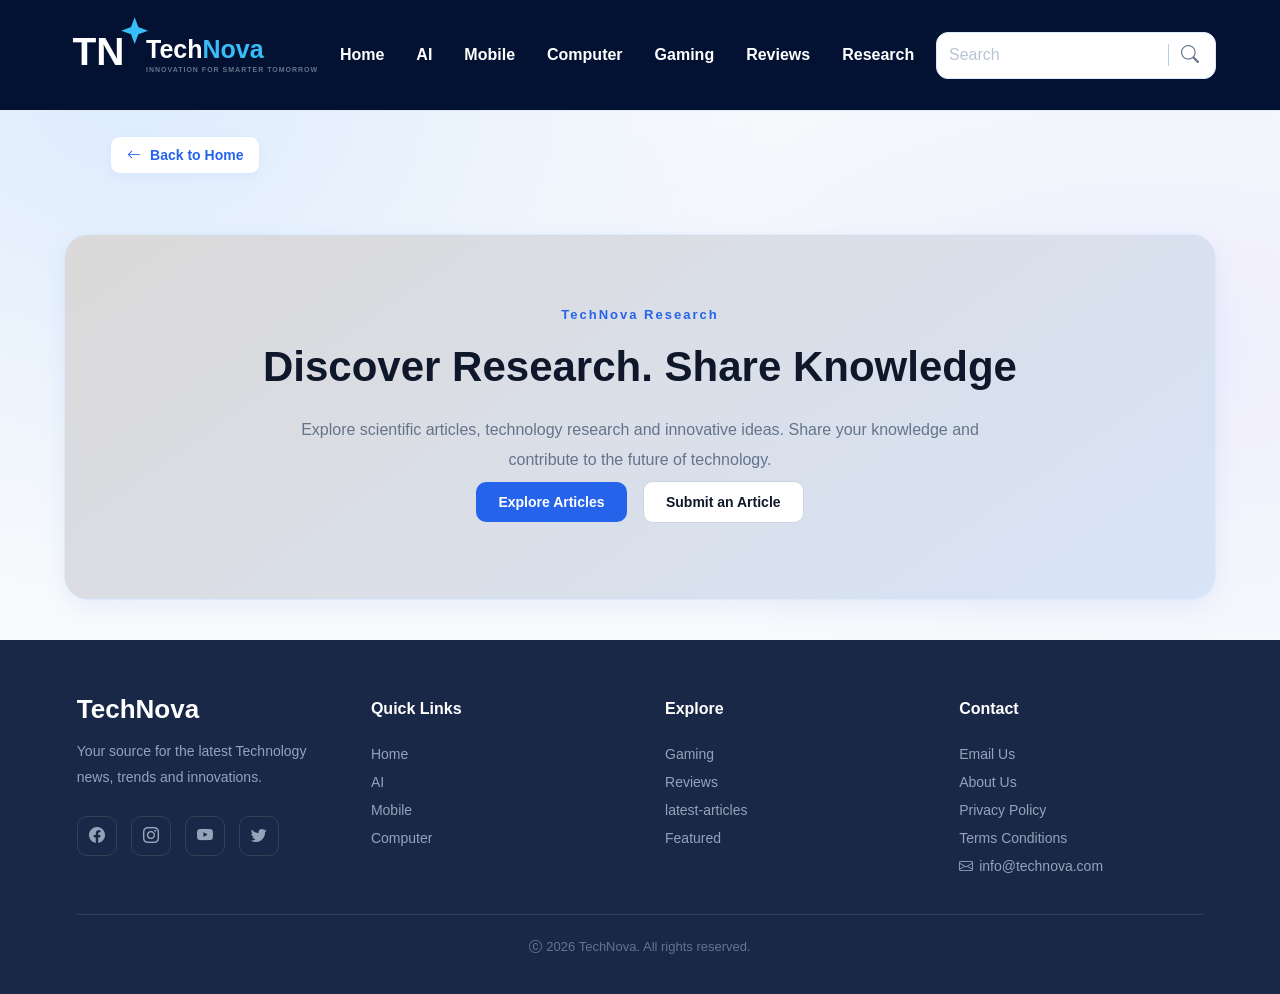
<file: research.html>
<!DOCTYPE html>
<html lang='en'>
<head>
    <meta charset='utf-8'>
    <meta name='viewport' content='width=device-width, initial-scale=1'>
    <title>TechNova Research</title>
    <link rel='stylesheet' href='css/style.css'>
    <link rel="stylesheet" href="css/research.css">
    <link rel="stylesheet" href="https://cdn.jsdelivr.net/npm/bootstrap-icons@1.11.3/font/bootstrap-icons.min.css">
</head>
<body>

     <header>
        
         <a href="index.html" class="logo">

            <span class="logo-icon">
                <svg viewBox="0 0 64 64" xmlns="http://www.w3.org/2000/svg" aria-label="TN star logo" rol="img">
                    <defs>
                        <linearGradient id="logoGlow" x1="0" y1="0" x2="1" y2="1">
                            <stop offest="0%" stop-color="#38bdf8"/>
                        </linearGradient>
                    </defs>

                    

                    <text x="7" y="40" font-size="32" font-weight="800" font-family="Arial, sans-serif" fill="#ffffff">TN</text>

                    <path d="M58 1 L61 9 L69 12 L61 15 L58 23 L55 15 L47 12 L55 9 Z" fill="url(#logoGlow)"/>
                    
                </svg>
            </span>


            <span class="logo-text">
                <span class="logo-name">
                    <span class="logo-tech">Tech</span>
                    <span class="logo-nova">Nova</span>
                </span>
                <span class="logo-slogan">INNOVATION FOR SMARTER TOMORROW</span>
            </span>
         </a>

         <button class="mobile-menu-toggle" id="mobileMenuToggle" type="button" aria-label="Open navigation menu" aria-expanded="false">
            <i class="bi bi-first"></i>

         </button>

        <nav>
            <a href="index.html">Home</a>
            <div class="nav-dropdown">
                <a href="ai-details.html" class="nav-link">AI</a>
                <div class="dropdown-menu">
                    <a href="ai-details.html#what-is-ai">What is AI</a>
                    <a href="ai-details.html#ai-applications">Applications</a>
                    <a href="ai-details.html#future-impact">Future Impact</a>
                    <a href="ai-details.html#more-about-ai">More About Artificial Intelligence</a>
                    <a href="ai-details.html#ai-everyday-life">AI in Everyday Life</a>
                    <a href="ai-details.html#how-ai-learns">How AI Learns</a>
                    <a href="ai-details.html#ai-technology">AI Technology</a>
                </div>
            </div>
            <div class="nav-dropdown">
                <a href="mobile-details.html" class="nav-link">Mobile</a>
                <div class="dropdown-menu">
                    <a href="mobile-details.html#smartphone-innovations">Smartphone Innovations</a>
                    <a href="mobile-details.html#key-features">key Features</a>
                    <a href="mobile-details.html#future-of-mobile">Future of Mobile</a>

                </div>

            </div>
            <div class="nav-dropdown">
                <a href="computer-details.html" class="nav-link">Computer</a>
                <div class="dropdown-menu">
                    <a href="computer-details.html#modern-hardware">Modern Hardware</a>
                    <a href="computer-details.html#powerful-processors">Powerful Processors</a>
                    <a href="computer-details.html#future-of-computing">Future of Computing</a>

                </div>

            </div>
            <div class="nav-dropdown">
                <a href="gaming-details.html" class="nav-link">Gaming</a>
                <div class="dropdown-menu">
                    <a href="gaming-details.html#gaming-hardware">Gaming Hardware</a>
                    <a href="gaming-details.html#gaming-technology">Gaming Technology</a>
                    <a href="gaming-details.html#future-of-gaming">Future of Gaming</a>

                </div>

            </div>
            <div class="nav-dropdown">
                <a href="#" class="nav-link">Reviews</a>
                <div class="dropdown-menu">
                    <a href="smartphone-review.html">Smartphone Review</a>
                    <a href="computer-review.html">Computer Review</a>
                    <a href="headphones-review.html">Headphones Review</a>
                    <a href="smartwatch-review.html">Smartwatch Review</a>

                </div>

            </div>
            <a href="research.html">Research</a>
        </nav>

        <div class="header-actions">
            <div class="search-content">
                <input type="search" id="searchInput" placeholder="Search" aria-label="Search technology">
                <span class="search-divider"></span>
                <button id="searchToggle" type="button" aria-label="Start search">
                    <i class="bi bi-search"></i>

                </button>

            </div>
            <div id="searchResults"></div>
            
        </div>

        

        
    </header>

    <main class="research-main">

        <a href="index.html" class="back-home"><i class="bi bi-arrow-left"></i>Back to Home</a>

        <section class="research-hero">
            <span class="research-label">TechNova Research</span>
            <h1>Discover Research. Share Knowledge</h1>
            <p>
                Explore scientific articles, technology research and innovative ideas. Share your knowledge and contribute to the future of technology.
            </p>

            <a href="#publishedArticles" class="research-button">Explore Articles</a>
            <a href="#submitArticle" class="research-submit-link">Submit an Article</a>

        </section>
        
        <!-- بخش دوم -->
        <section class="published-articles" id="publishedArticles">
            <div class="articles-heading">
                <span>RESEARCH LIBRARY</span>
                <h2>Publish Research Articles</h2>
                <p>
                    Discover scientific research and new ideas in technology.
                </p>

            </div>

            <div class="research-search-filter">
                <input type="text" id="articleSearch" placeholder="Search article...">
                <select id="articleCategory">
                    <option value="all">All Categories</option>
                    <option value="ai">Artificial Intelligence</option>
                    <option value="mobile">Mobile Technology</option>
                    <option value="computer">Computer Technology</option>
                </select>

                <select id="articleSort">
                    <option value="newest">Newest First</option>
                    <option value="oldest">Oldest First</option>
                </select>

            </div>

            <div class="research-articles-list">

                <p id="noArticlesMessage" style="display: none;">No article Found.</p>

                <article class="research-article-card" data-category="ai">
                    <span class="article-category">Artificial Intelligence</span>
                    <h3>The Role of AI in Modern Technology</h3>
                    <p>
                        Explore how artificial intelligence is transforming technology and supporting innovative.
                    </p>
                    <p class="article-author">By TechNova Research</p>
                    <p class="article-date">published: October 26, 2026</p>
                    <a href="ai-research-article.html" class="read-article-link">Read Article <i class="bi bi-arrow-right"></i></a>

                </article>

                <article class="research-article-card" data-category="mobile">
                    <span class="article-category">Mobile Technology</span>
                    <h3>Understanding Modern Smartphone Technology</h3>
                    <p>Discover the technologies behind smartphone performance, displays and cameras.</p>
                    <p class="article-author">By TechNova Research</p>
                    <p class="article-date">published: October 23, 2026</p>
                    <a href="mobile-research-article.html" class="read-article-link">Read Article <i class="bi bi-arrow-right"></i></a>

                </article>

                <article class="research-article-card" data-category="computer">
                    <span class="article-category">Computer Technology</span>
                    <h3>The Evolution of Computer Technology</h3>
                    <p>Learn how computer hardware continue to evolve and how it use in our life.</p>
                    <p class="article-author">By Shamim Jafari</p>
                    <p class="article-date">published: October 27, 2026</p>
                    <a href="computer-research-article.html" class="read-article-link">Read Article <i class="bi bi-arrow-right"></i></a>

                </article>

            </div>

        </section>

        <section class="submit-article-section" id="submitArticle">
            <div class="submit-article-heading">
                <span>CONTINUE TO TECHNOVA</span>
                <h2>Submit Your Research Article</h2>
                <p>Share your research and contribute to the world of technology.</p>

            </div>

            <!-- فبلدهای فرم ارسال -->
             <form class="submit-article-form" id="submitArticleForm">
                <div class="form-group">
                    <label for="articleTitle">Article Title</label>
                    <input type="text" id="articleTitle" name="articleTitle" placeholder="Enter your article title" required>

                </div>

                <div class="form-group">
                    <label for="authorName">Author Name</label>
                    <input type="text" id="authorName" name="authorName" placeholder="Enter your full name" required>

                </div>

                <div class="form-group">
                    <label for="authorEmail">Email Address</label>
                    <input type="email" id="authorEmail" name="authorEmail" placeholder="Enter your email address" required>


                </div>

                <div class="form-group">
                    <label for="articleCategory">Article Category</label>
                    <select id="articleCategory" name="articleCategory" required>
                        <option value="">Select a Category</option>
                        <option value="Artificial Intelligence">Artificial Intelligence</option>
                        <option value="Mobile Technology">Mobile Technology</option>
                        <option value="Computer Technology">Computer Technology</option>
                        <option value="Gaming Technology">Gaming Technology</option>
                        <option value="Other Technology">Other Technology</option>
                    </select>
                </div>

                <div class="form-group">
                    <label for="articleAbstruct">Article Abstruct</label>
                    <textarea id="articleAbstruct" name="articleAbstruct" rows="4" placeholder="Write a short summery of your research" required></textarea>
                </div>

                <div class="form-group">
                    <label for="articleContent">Article Content</label>
                    <textarea name="articleContent" id="articleContent" rows="8" placeholder="Write your research article here" required></textarea>

                </div>

                <button type="submit" class="submit-article-button">Submit Article</button>

                <p class="article-form-message" aria-live="polite"></p>
             </form>

        </section>

    </main>
    

















    <!-- footer  -->
      <footer class="footer">
        <div class="footer-content">
            <div class="footer-about">
                <h3>TechNova</h3>
                <p>
                    Your source for the latest Technology news, trends and innovations.
                </p>

                <div class="footer-socials">
                    <a href="#"><i class="bi bi-facebook"></i></a>
                    <a href="#"><i class="bi bi-instagram"></i></a>
                    <a href="#"><i class="bi bi-youtube"></i></a>
                    <a href="#"><i class="bi bi-twitter"></i></a>

                </div>

            </div>

            <div class="footer-links">
                <h4>Quick Links</h4>
                <a href="#">Home</a>
                <a href="#">AI</a>
                <a href="#">Mobile</a>
                <a href="#">Computer</a>

            </div>

            <div class="footer-links">
                <h4>Explore</h4>
                <a href="#">Gaming</a>
                <a href="#">Reviews</a>
                <a href="#">latest-articles</a>
                <a href="#">Featured</a>

            </div>

            <div class="footer-links">
                <h4>Contact</h4>
                <a href="#">Email Us</a>
                <a href="#">About Us</a>
                <a href="#">Privacy Policy</a>
                <a href="#">Terms Conditions</a>
                <a href="mailto:info@technova.com"><i class="bi bi-envelope"></i>info@technova.com</a>
               
            </div>
            
        </div>

        <div class="footer-bottom">
            <p><i class="bi bi-c-circle"></i>2026 TechNova. All rights reserved.</p>

        </div>
       

      </footer>


      <script src="js/search.js"></script>
      <script src="js/research.js"></script>
      <script src="js/index.js"></script>

</body>

</html>
</file>
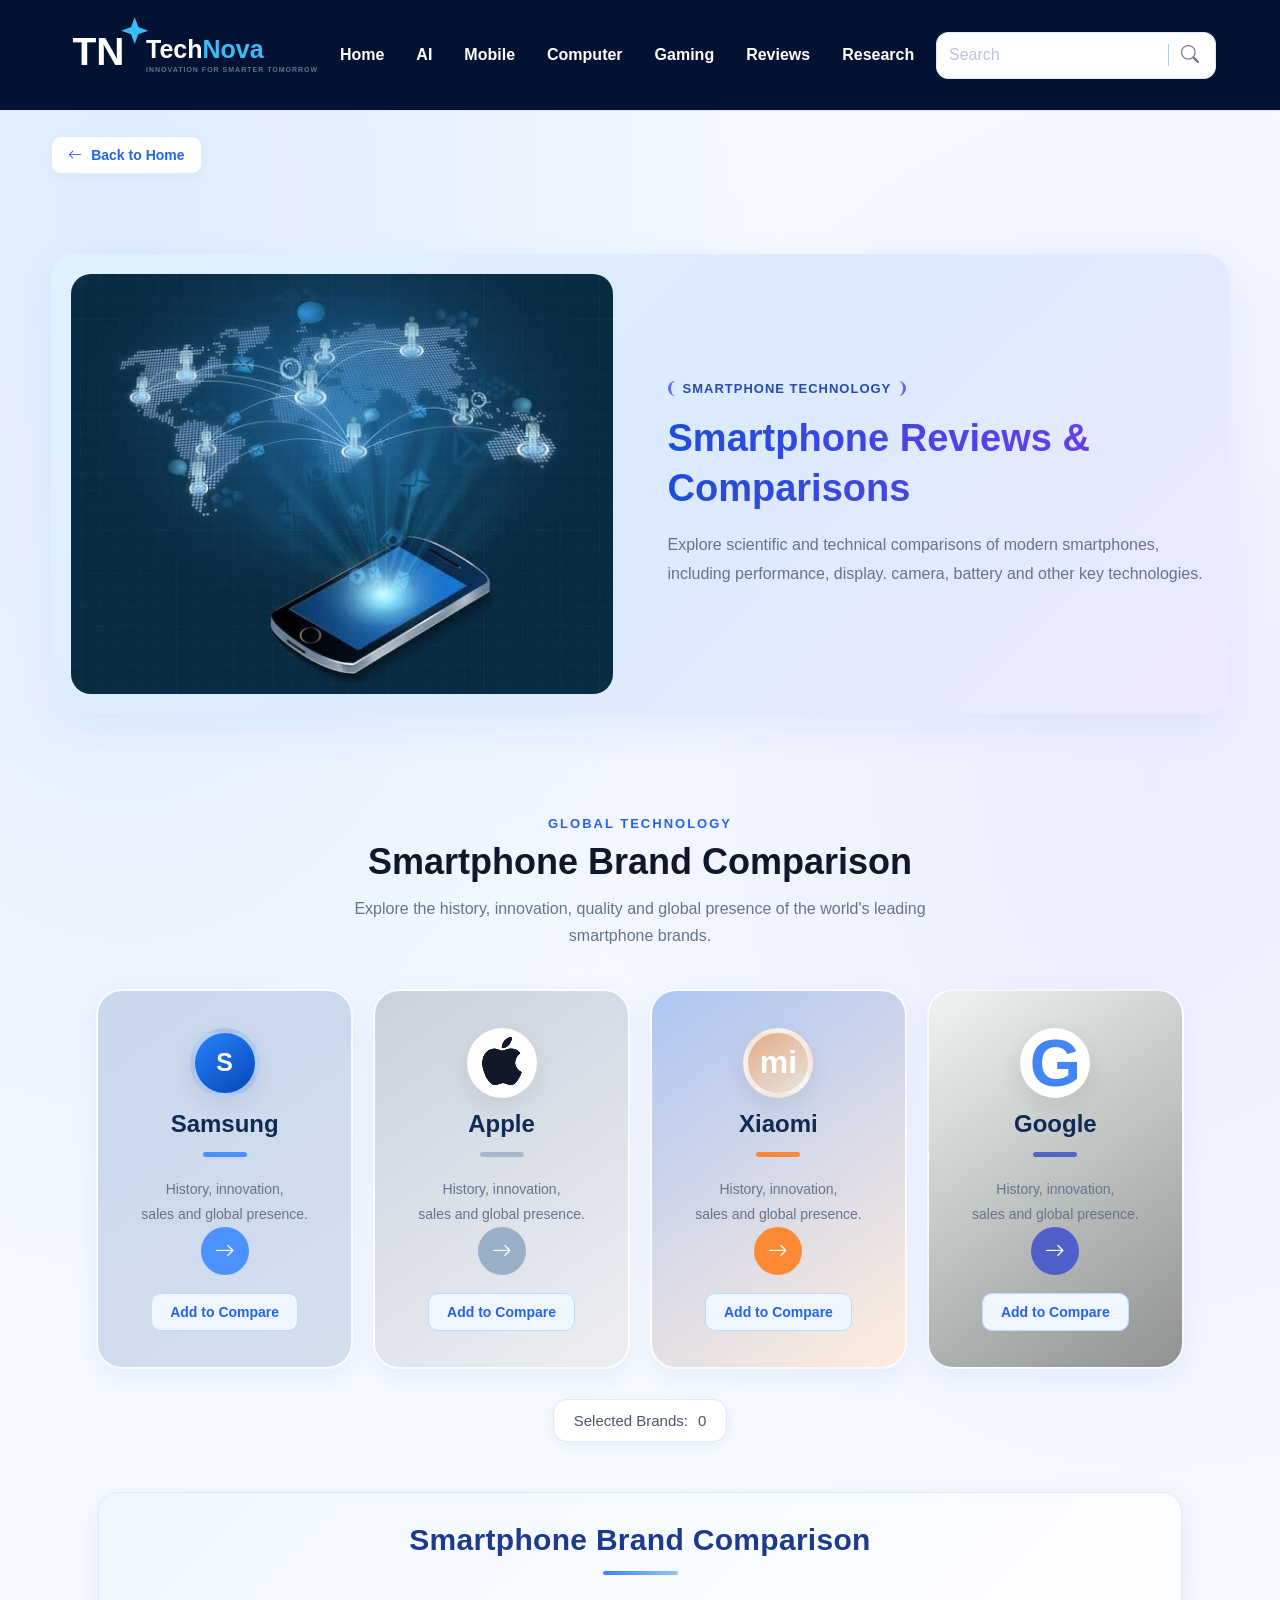
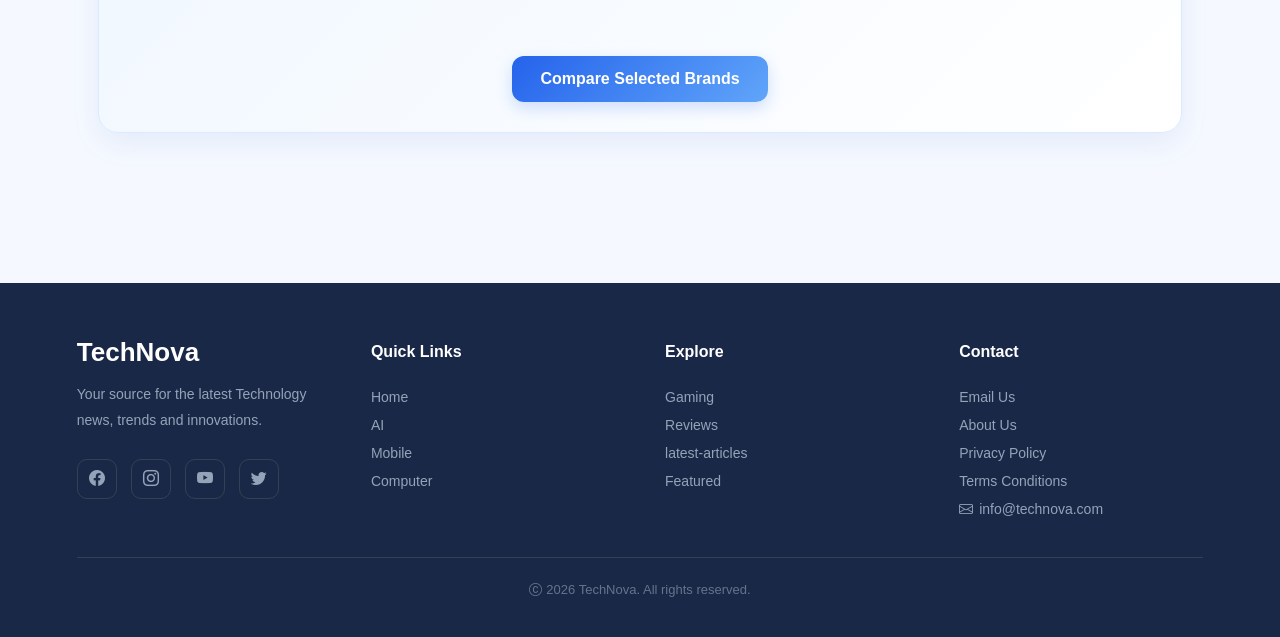
<file: smartphone-review.html>
<!DOCTYPE html>
<html lang='en'>
<head>
    <meta charset='utf-8'>
    <meta name='viewport' content='width=device-width, initial-scale=1'>
    <title>Smartphone Review </title>
    <link rel='stylesheet' href='css/style.css'>
    <link rel="stylesheet" href="css/smartphone-review.css">
    <link rel="stylesheet" href="https://cdn.jsdelivr.net/npm/bootstrap-icons@1.11.3/font/bootstrap-icons.min.css">
</head>
<body>

    <header>
        
         <a href="index.html" class="logo">

            <span class="logo-icon">
                <svg viewBox="0 0 64 64" xmlns="http://www.w3.org/2000/svg" aria-label="TN star logo" rol="img">
                    <defs>
                        <linearGradient id="logoGlow" x1="0" y1="0" x2="1" y2="1">
                            <stop offest="0%" stop-color="#38bdf8"/>
                        </linearGradient>
                    </defs>

                    

                    <text x="7" y="40" font-size="32" font-weight="800" font-family="Arial, sans-serif" fill="#ffffff">TN</text>

                    <path d="M58 1 L61 9 L69 12 L61 15 L58 23 L55 15 L47 12 L55 9 Z" fill="url(#logoGlow)"/>
                    
                </svg>
            </span>


            <span class="logo-text">
                <span class="logo-name">
                    <span class="logo-tech">Tech</span>
                    <span class="logo-nova">Nova</span>
                </span>
                <span class="logo-slogan">INNOVATION FOR SMARTER TOMORROW</span>
            </span>
         </a>

         <button class="mobile-menu-toggle" id="mobileMenuToggle" type="button" aria-label="Open navigation menu" aria-expanded="false">
            <i class="bi bi-first"></i>

         </button>

        <nav>
            <a href="index.html">Home</a>
            <div class="nav-dropdown">
                <a href="ai-details.html" class="nav-link">AI</a>
                <div class="dropdown-menu">
                    <a href="ai-details.html#what-is-ai">What is AI</a>
                    <a href="ai-details.html#ai-applications">Applications</a>
                    <a href="ai-details.html#future-impact">Future Impact</a>
                    <a href="ai-details.html#more-about-ai">More About Artificial Intelligence</a>
                    <a href="ai-details.html#ai-everyday-life">AI in Everyday Life</a>
                    <a href="ai-details.html#how-ai-learns">How AI Learns</a>
                    <a href="ai-details.html#ai-technology">AI Technology</a>
                </div>
            </div>
            <div class="nav-dropdown">
                <a href="mobile-details.html" class="nav-link">Mobile</a>
                <div class="dropdown-menu">
                    <a href="mobile-details.html#smartphone-innovations">Smartphone Innovations</a>
                    <a href="mobile-details.html#key-features">key Features</a>
                    <a href="mobile-details.html#future-of-mobile">Future of Mobile</a>

                </div>

            </div>
            <div class="nav-dropdown">
                <a href="computer-details.html" class="nav-link">Computer</a>
                <div class="dropdown-menu">
                    <a href="computer-details.html#modern-hardware">Modern Hardware</a>
                    <a href="computer-details.html#powerful-processors">Powerful Processors</a>
                    <a href="computer-details.html#future-of-computing">Future of Computing</a>

                </div>

            </div>
            <div class="nav-dropdown">
                <a href="gaming-details.html" class="nav-link">Gaming</a>
                <div class="dropdown-menu">
                    <a href="gaming-details.html#gaming-hardware">Gaming Hardware</a>
                    <a href="gaming-details.html#gaming-technology">Gaming Technology</a>
                    <a href="gaming-details.html#future-of-gaming">Future of Gaming</a>

                </div>

            </div>
            <div class="nav-dropdown">
                <a href="#" class="nav-link">Reviews</a>
                <div class="dropdown-menu">
                    <a href="smartphone-review.html">Smartphone Review</a>
                    <a href="computer-review.html">Computer Review</a>
                    <a href="headphones-review.html">Headphones Review</a>
                    <a href="smartwatch-review.html">Smartwatch Review</a>

                </div>

            </div>
            <a href="research.html">Research</a>
        </nav>

        <div class="header-actions">
            <div class="search-content">
                <input type="search" id="searchInput" placeholder="Search" aria-label="Search technology">
                <span class="search-divider"></span>
                <button id="searchToggle" type="button" aria-label="Start search">
                    <i class="bi bi-search"></i>

                </button>

            </div>
            <div id="searchResults"></div>
            
        </div>

        

        
    </header>

    <main>
        <a href="index.html" class="back-home"><i class="bi bi-arrow-left"></i>Back to Home</a>

        <section class="smartphone-review">
            <div class="smartphone-review-image">
                <img src="images/mobile/mmmm.jpg" alt="Smartphone-Review">

            </div>

            <div class="smartphone-review-content">
                <span class="smartphone-review-label">Smartphone technology</span>
                <h1>Smartphone Reviews & Comparisons</h1>
                <p>
                    Explore scientific and technical comparisons of modern smartphones, including performance, display. camera, battery and other key technologies.
                </p>

                
            </div>
        </section>

        <section class="brand-comparison">
            <div class="section-heading">
                <span>GLOBAL TECHNOLOGY</span>
                <h2>Smartphone Brand Comparison</h2>
                <p>
                    Explore the history, innovation, quality and global presence of the world's leading smartphone brands.
                </p>

            </div>

            <div class="brand-comparison-content">
                
                <!-- سامسونگ -->
                <article class="brand-card samsung-card">
                    <div class="brand-logo samsung-logo">S</div>
                    <h3>Samsung</h3>
                    <span class="brand-line"></span>
                    <p>
                        History, innovation,<br> sales and global presence.
                    </p>
                    <button class="brand-open-btn" type="button" aria-label="Explore Samsung">
                        <i class="bi bi-arrow-right"></i>
                    </button>

                    <button class="brand-select-btn" type="button">Add to Compare</button>
                </article>
                
                <!-- اپل -->
                <article class="brand-card apple-card">
                    <div class="brand-logo apple-logo"><i class="bi bi-apple"></i></div>
                    <h3>Apple</h3>
                    <span class="brand-line"></span>
                    <p>
                        History, innovation,<br> sales and global presence.
                    </p>
                    <button class="brand-open-btn" type="button" aria-label="Explore Apple">
                        <i class="bi bi-arrow-right"></i>
                    </button>

                    <button class="brand-select-btn" type="button">Add to Compare</button>
                </article>
                
                <!-- شیامی -->
                <article class="brand-card xiaomi-card">
                    <div class="brand-logo xiaomi-logo">mi</div>
                    <h3>Xiaomi</h3>
                    <span class="brand-line"></span>
                    <p>
                        History, innovation,<br> sales and global presence.
                    </p>
                    <button class="brand-open-btn" type="button" aria-label="Explore Xiaomi">
                        <i class="bi bi-arrow-right"></i>
                    </button>

                    <button class="brand-select-btn" type="button">Add to Compare</button>
                </article>
                
                <!-- گوگل -->
                <article class="brand-card google-card">
                    <div class="brand-logo google-logo">G</div>
                    <h3>Google</h3>
                    <span class="brand-line"></span>
                    <p>
                        History, innovation,<br> sales and global presence.
                    </p>
                    <button class="brand-open-btn" type="button" aria-label="Explore Google">
                        <i class="bi bi-arrow-right"></i>
                    </button>

                    <button class="brand-select-btn" type="button">Add to Compare</button>
                </article>
            </div>

            <p class="selected-brands-count">Selected Brands: <span id="selectedBrandsCount">0</span></p>

            <div class="comparison-results" id="comparisonResults" hidden>
                <h2>Smartphone Brand Comparison</h2>
                <div class="comparison-results-content" id="comparisonResultsContent"></div>

                <button class="compare-selected-btn" id="compareSelectedBtn" type="button">Compare Selected Brands</button>


            </div>
            
            <!-- بخش معلومات برندها -->
            <div class="brand-information" id="brandInformation" hidden>
                <h2 id="brandInfoTitle"></h2>
                <div class="brand-info-content">
                    <div class="brand-info-item">
                        <h3>History</h3>
                        <p id="brandHistory"></p>

                    </div>

                    <div class="brand-info-item">
                        <h3>Innovation</h3>
                        <p id="brandInnovation"></p>

                    </div>

                    <div class="brand-info-item">
                        <h3>Global Presence</h3>
                        <p id="brandGlobal"></p>

                    </div>

                    <div class="brand-info-item">
                        <h3>Sales & Market</h3>
                        <p id="brandSales"></p>

                    </div>

                </div>

            </div>

        </section>

        
       

    </main>

    <!-- footer  -->
      <footer class="footer">
        <div class="footer-content">
            <div class="footer-about">
                <h3>TechNova</h3>
                <p>
                    Your source for the latest Technology news, trends and innovations.
                </p>

                <div class="footer-socials">
                    <a href="#"><i class="bi bi-facebook"></i></a>
                    <a href="#"><i class="bi bi-instagram"></i></a>
                    <a href="#"><i class="bi bi-youtube"></i></a>
                    <a href="#"><i class="bi bi-twitter"></i></a>

                </div>

            </div>

            <div class="footer-links">
                <h4>Quick Links</h4>
                <a href="#">Home</a>
                <a href="#">AI</a>
                <a href="#">Mobile</a>
                <a href="#">Computer</a>

            </div>

            <div class="footer-links">
                <h4>Explore</h4>
                <a href="#">Gaming</a>
                <a href="#">Reviews</a>
                <a href="#">latest-articles</a>
                <a href="#">Featured</a>

            </div>

            <div class="footer-links">
                <h4>Contact</h4>
                <a href="#">Email Us</a>
                <a href="#">About Us</a>
                <a href="#">Privacy Policy</a>
                <a href="#">Terms Conditions</a>
                <a href="mailto:info@technova.com"><i class="bi bi-envelope"></i>info@technova.com</a>
               
            </div>
            
        </div>

        <div class="footer-bottom">
            <p><i class="bi bi-c-circle"></i>2026 TechNova. All rights reserved.</p>

        </div>
       

      </footer>


    <script src="js/smartphone-review.js"></script>
    <script src="js/search.js"></script>
    <script src="js/index.js"></script>
    
</body>
</html>
</file>
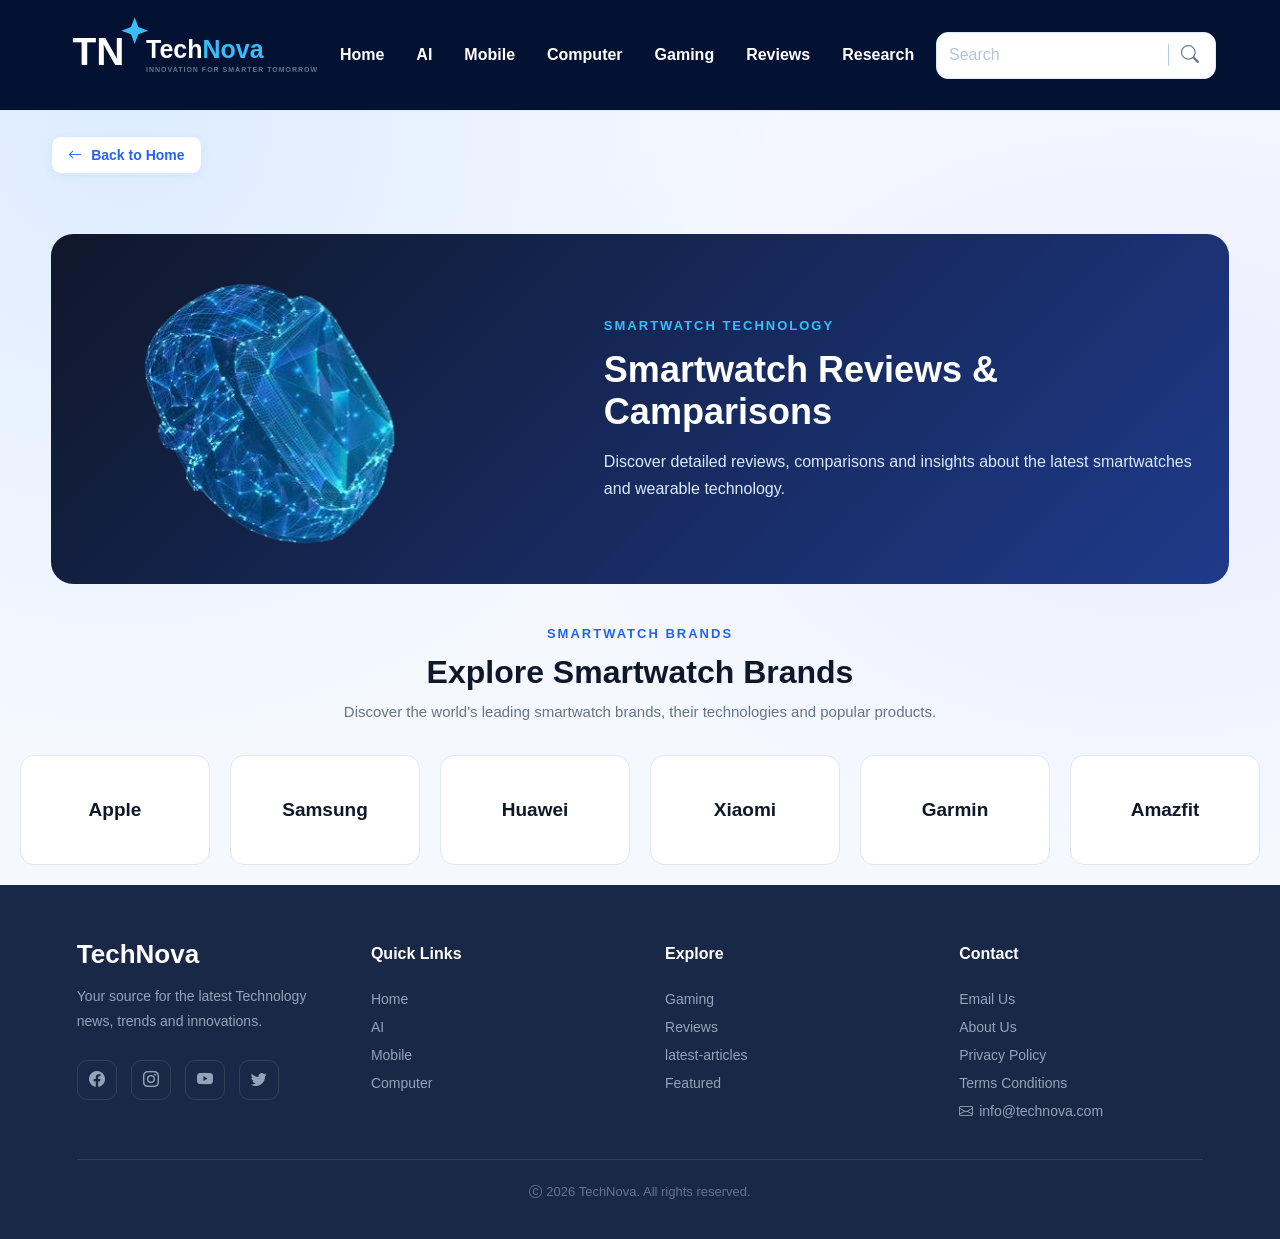
<file: smartwatch-review.html>
<!DOCTYPE html>
<html lang='en'>
<head>
    <meta charset='utf-8'>
    <meta name='viewport' content='width=device-width, initial-scale=1'>
    <title>Smartwatch Review | TechNova</title>
    <link rel='stylesheet' href='css/style.css'>
    <link rel="stylesheet" href="css/smartwatch.review.css">
    <link rel="stylesheet" href="https://cdn.jsdelivr.net/npm/bootstrap-icons@1.11.3/font/bootstrap-icons.min.css">
</head>
<body>

    <header>
        
         <a href="index.html" class="logo">

            <span class="logo-icon">
                <svg viewBox="0 0 64 64" xmlns="http://www.w3.org/2000/svg" aria-label="TN star logo" rol="img">
                    <defs>
                        <linearGradient id="logoGlow" x1="0" y1="0" x2="1" y2="1">
                            <stop offest="0%" stop-color="#38bdf8"/>
                        </linearGradient>
                    </defs>

                    

                    <text x="7" y="40" font-size="32" font-weight="800" font-family="Arial, sans-serif" fill="#ffffff">TN</text>

                    <path d="M58 1 L61 9 L69 12 L61 15 L58 23 L55 15 L47 12 L55 9 Z" fill="url(#logoGlow)"/>
                    
                </svg>
            </span>


            <span class="logo-text">
                <span class="logo-name">
                    <span class="logo-tech">Tech</span>
                    <span class="logo-nova">Nova</span>
                </span>
                <span class="logo-slogan">INNOVATION FOR SMARTER TOMORROW</span>
            </span>
         </a>

         <button class="mobile-menu-toggle" id="mobileMenuToggle" type="button" aria-label="Open navigation menu" aria-expanded="false">
            <i class="bi bi-first"></i>

         </button>

        <nav>
            <a href="index.html">Home</a>
            <div class="nav-dropdown">
                <a href="ai-details.html" class="nav-link">AI</a>
                <div class="dropdown-menu">
                    <a href="ai-details.html#what-is-ai">What is AI</a>
                    <a href="ai-details.html#ai-applications">Applications</a>
                    <a href="ai-details.html#future-impact">Future Impact</a>
                    <a href="ai-details.html#more-about-ai">More About Artificial Intelligence</a>
                    <a href="ai-details.html#ai-everyday-life">AI in Everyday Life</a>
                    <a href="ai-details.html#how-ai-learns">How AI Learns</a>
                    <a href="ai-details.html#ai-technology">AI Technology</a>
                </div>
            </div>
            <div class="nav-dropdown">
                <a href="mobile-details.html" class="nav-link">Mobile</a>
                <div class="dropdown-menu">
                    <a href="mobile-details.html#smartphone-innovations">Smartphone Innovations</a>
                    <a href="mobile-details.html#key-features">key Features</a>
                    <a href="mobile-details.html#future-of-mobile">Future of Mobile</a>

                </div>

            </div>
            <div class="nav-dropdown">
                <a href="computer-details.html" class="nav-link">Computer</a>
                <div class="dropdown-menu">
                    <a href="computer-details.html#modern-hardware">Modern Hardware</a>
                    <a href="computer-details.html#powerful-processors">Powerful Processors</a>
                    <a href="computer-details.html#future-of-computing">Future of Computing</a>

                </div>

            </div>
            <div class="nav-dropdown">
                <a href="gaming-details.html" class="nav-link">Gaming</a>
                <div class="dropdown-menu">
                    <a href="gaming-details.html#gaming-hardware">Gaming Hardware</a>
                    <a href="gaming-details.html#gaming-technology">Gaming Technology</a>
                    <a href="gaming-details.html#future-of-gaming">Future of Gaming</a>

                </div>

            </div>
            <div class="nav-dropdown">
                <a href="#" class="nav-link">Reviews</a>
                <div class="dropdown-menu">
                    <a href="smartphone-review.html">Smartphone Review</a>
                    <a href="computer-review.html">Computer Review</a>
                    <a href="headphones-review.html">Headphones Review</a>
                    <a href="smartwatch-review.html">Smartwatch Review</a>

                </div>

            </div>
            <a href="research.html">Research</a>
        </nav>

        <div class="header-actions">
            <div class="search-content">
                <input type="search" id="searchInput" placeholder="Search" aria-label="Search technology">
                <span class="search-divider"></span>
                <button id="searchToggle" type="button" aria-label="Start search">
                    <i class="bi bi-search"></i>

                </button>

            </div>
            <div id="searchResults"></div>
            
        </div>
    </header>

    <main>

        <a href="index.html" class="back-home"><i class="bi bi-arrow-left"></i>Back to Home</a>

        <section class="smartwatch-hero">
            <div class="smartwatch-hero-image">
                <img src="images/hero/images-removebg-preview.png" alt="Modern Smartwatch">

            </div>

            <div class="smartwatch-hero-content">
                <span class="smartwatch-hero-label">SMARTWATCH TECHNOLOGY</span>
                <h1>Smartwatch Reviews & Camparisons</h1>
                <p>
                    Discover detailed reviews, comparisons and insights about the latest smartwatches and wearable technology.
                </p>

            </div>

        </section>

        <section class="smartwatch-brand-section">
            <div class="smartwatch-section-heading">
                <span>SMARTWATCH BRANDS</span>
                <h2>Explore Smartwatch Brands</h2>
                <p>
                    Discover the world's leading smartwatch brands, their technologies and popular products.
                </p>

            </div>

            <div class="smartwatch-brands-container">
                <div class="smartwatch-brand-card" data-brand="apple">
                    <!-- <img src="images/reviews/images__4_-removebg-preview.png" alt="Apple Logo"> -->
                    <h3>Apple</h3>
                </div>

                <div class="smartwatch-brand-card" data-brand="samsung">
                    <!-- <img src="images/reviews/images.png" alt="Samsung Logo"> -->
                    <h3>Samsung</h3>
                </div>

                <div class="smartwatch-brand-card" data-brand="huawei">
                    <h3>Huawei</h3>
                </div>

                <div class="smartwatch-brand-card" data-brand="xiaomi">
                    <h3>Xiaomi</h3>
                </div>

                <div class="smartwatch-brand-card" data-brand="garmin">
                    <h3>Garmin</h3>
                </div>

                <div class="smartwatch-brand-card" data-brand="amazfit">
                    <h3>Amazfit</h3>
                </div>

            </div>

            <div class="smartwatch-brand-information" id="smartwatchBrandInformation">
                <span>BRAND INTRODUCTION</span>
                <h2 id="smartwatchBrandTitle">Explore Smartwatch brand</h2>
                <p id="smartwatchBrandDescription">
                    Select a smartwatch brand above to discover its history, products and key technologies.

                </p>

                <div id="smartwatchBrandDetails"></div>

            </div>

        </section>
    </main>


     <!-- footer  -->
      <footer class="footer">
        <div class="footer-content">
            <div class="footer-about">
                <h3>TechNova</h3>
                <p>
                    Your source for the latest Technology news, trends and innovations.
                </p>

                <div class="footer-socials">
                    <a href="#"><i class="bi bi-facebook"></i></a>
                    <a href="#"><i class="bi bi-instagram"></i></a>
                    <a href="#"><i class="bi bi-youtube"></i></a>
                    <a href="#"><i class="bi bi-twitter"></i></a>

                </div>

            </div>

            <div class="footer-links">
                <h4>Quick Links</h4>
                <a href="#">Home</a>
                <a href="#">AI</a>
                <a href="#">Mobile</a>
                <a href="#">Computer</a>

            </div>

            <div class="footer-links">
                <h4>Explore</h4>
                <a href="#">Gaming</a>
                <a href="#">Reviews</a>
                <a href="#">latest-articles</a>
                <a href="#">Featured</a>

            </div>

            <div class="footer-links">
                <h4>Contact</h4>
                <a href="#">Email Us</a>
                <a href="#">About Us</a>
                <a href="#">Privacy Policy</a>
                <a href="#">Terms Conditions</a>
                <a href="mailto:info@technova.com"><i class="bi bi-envelope"></i>info@technova.com</a>
               
            </div>
            
        </div>

        <div class="footer-bottom">
            <p><i class="bi bi-c-circle"></i>2026 TechNova. All rights reserved.</p>

        </div>
       

      </footer>
    










    <script src="js/smartwatch-review.js"></script>
    <script src="js/search.js"></script>
    <script src="js/index.js"></script>
</body>
</html>
</file>
<file: css/style.css>
body {
    background: radial-gradient(ellipse at 10% 10%, rgba(191, 219, 254, 0.45), transparent 40%), radial-gradient(ellipse at 90% 35%, rgba(221, 214, 254, 0.35), transparent 40%), #f5f9ff;
}


* {
    margin: 0;
    padding: 0;
    box-sizing: border-box;
}

header {
    width: 100%;
    padding: 16px 5%;
    display: flex;
    align-items: center;
    justify-content: space-between;
    background-color: #031232;
    border-bottom: 1px solid #e2e8f0;
}

/* .logo {
    font-size: 28px;
    font-weight: 800;
    letter-spacing: 0.8px;
    color: #2563eb;
} */
.logo {
    display: flex;
    align-items: center;
    gap: 4px;
    text-decoration: none;
}

.logo-icon {
    width: 78px;
    height: 78px;
    display: flex;
    align-items: center;
    justify-content: center;
    flex-shrink: 0;
    background: transparent;
    border-radius: 0;

    /* background: linear-gradient(135deg, #2563eb, #06b6d4);
    color: #ffffff;
    font-size: 21px;
    font-weight: 800;
    letter-spacing: -2px; */

}

.logo-icon svg {
    width: 78px;
    height: 78px;
    display: block;
    overflow: visible;
}

.logo-text {
    display: flex;
    flex-direction: column;
    gap: 4px;
}

.logo-name {
    color: #ffffff;
    font-size: 25px;
    font-weight: 800;
    line-height: 1;
    display: flex;
    gap: 0;
}

.logo-tech {
    color: #ffffff;
}

.logo-nova {
    color: #38bdf8;
}

.logo-slogan {
    color: #64748b;
    font-size: 7px;
    font-weight: 600;
    letter-spacing: 1px;
    white-space: nowrap;
}





nav {
    display: flex;
    align-items: center;
    gap: 32px;
    
}

nav a {
    text-decoration: none;
    font-size: 16px;
    font-weight: 600;
    color: #334155;
    transition: 0.3s;
    
}

body {
    font-family: Arial, sans-serif;
    
}

.logo {
    color: #2563eb;

}
nav a {
    color: #ffffff;

}
nav a:hover {
    color: #2563eb;

}

.nav-dropdown {
    position: relative;
    display: inline-block;
}

.dropdown-menu {
    display: none;
    position: absolute;
    top: 100%;
    left: 0;
    min-width: 260px;
    background: #ffffff;
    border: 1px solid #e2e8f0;
    border-radius: 10px;
    box-shadow: 0 8px 24px rgba(15, 23, 42, 0.12);
    padding: 8px;
    z-index: 1000;
}

.nav-dropdown:hover .dropdown-menu, .nav-dropdown:focus-within .dropdown-menu {
    display: block;
}

.dropdown-menu a {
    display: block;
    padding: 10px 12px;
    color: #0f172a;
    text-decoration: none;
    font-size: 14px;
    border-radius: 6px;
    white-space: normal;
}

.dropdown-menu a:hover, .dropdown-menu a:focus {
    background: 3efff6ff;
    color: #2563eb;
}


.header-actions button {
    display: flex;
    align-items: center;
    justify-content: center;
    width: auto;
    border: none;
    background: transparent;
    cursor: pointer;
    padding: 4px;
    margin: 0;
    flex-shrink: 0;
    border-radius: 10px;
    /* background-color: #ffffff; */
    color: #334155;
    font-size: 18px;
    /* font-weight: 600;
    transition: 0.3s; */
}

.search-content {
    display: flex;
    align-items: center;
    gap: 0;
    width: 100%;
    
}

.search-content input {
    flex: 1;
    width: 0;
    min-width: 0;
    border: none;
    outline: none;
    background: transparent;
    color: #1e293b;
    margin: 0;
    
    font-size: 16px;
}

.search-content input::placeholder {
    color: #b8c4d6;
}

.search-content button {
    display: flex;
    align-items: center;
    justify-content: center;
    width: auto;
    border: none;
    background: transparent;
    color: #64748b;
    cursor: pointer;
    padding: 4px;
    margin: 0;
    flex-shrink: 0;
    font-size: 18px;
}

.search-divider {
    display: block;
    width: 1px;
    height: 22px;
    background-color: #b0cdf3;
    margin: 0 8px;
    
    flex-shrink: 0;
}

.header-actions {
    width: 280px;
    background: #ffffff;
    border: 1px solid #dbeafe;
    border-radius: 12px;
    padding: 8px 12px;
    box-sizing: border-box;
    position: relative;

}

.search-content input {
    color: #1e293b;
}



.header-actions button:hover {
    border-color: #2563eb;
    color: #2563eb;
    transform: translateY(-2px);
}

#searchResults {
    display: none;
    position: absolute;
    top: calc(100% + 10px);
    right: 0;
    width: 280px;
    max-height: 320px;
    overflow-y: auto;
    background: #ffffff;
    border: 1px solid #dbeafe;
    border-radius: 16px;
    padding: 8px;
    box-shadow: 0 12px 30px rgba(15, 23, 42, 0.16);
    z-index: 1000;
    box-sizing: border-box;

}

.search-result-item {
    display: flex;
    align-items: center;
    
    padding: 12px 14px;
    margin-bottom: 4px;
    color: #334155;
    text-decoration: none;
    font-size: 14px;
    border-radius: 8px;
    transition: background 0.2s ease, color 0.2s ease;
    gap: 20px;
}

.search-result-item:hover {
    background: #eff6ff;
    color: #2563eb;
}

.search-result-item i {
    font-size: 18px;
    color: #2563eb;
    flex-shrink: 0;
    
}

.search-result-item:hover i {
    color: #1d4ed8;
}


#searchResults {
    margin: 0;
    padding: 12px;
    color: #64748b;
    font-size: 14px;
}




/* section 1 */
.hero {
    width: 100%;
    min-height: 700px;
    margin: 0 auto 60px;
    padding: 60px;
    display: flex;
    align-items: center;
    background-image: url(../images/tech.png);
    background-size: cover;
    background-position: center;
    overflow: hidden;
    position:  relative;
    
}

.hero::before {
    content: "";
    position: absolute;
    inset: 0;
    background: rgba(0, 0, 0, 0.1)
}

.hero-content {
    position: relative;
    z-index: 2;
    max-width: 650px;

}

.hero-content h1 {
    color: #ffffff;

}
.hero-content p {
    color: #ffffff;

}
.hero-label {
    color: #0c46e5;
}
.hero-btn {
    color: #ffffff;
}

.hero-content h1 {
    font-size: 56px;
    line-height: 1.1;
    font-weight: 800;
    margin: 18px 0;
    color: #ffffff;
}

.hero-content p {
    max-width: 560px;
    font-size: 18px;
    line-height: 1.7;
    color: #ffffff;
    margin-bottom: 28px;
}

.hero-btn {
    display: inline-block;
    padding: 13px 24px;
    background-color: #2563eb;
    color: #ffffff;
    text-decoration: none;
    border-radius: 8px;
    font-size: 15px;
    font-weight: 600;
    transition: 0.3s;

}

.hero-btn:hover {
    background-color: #1d4ed8;

}

.hero {
    position: relative;
    margin-bottom: 0;

}
.hero-icons {
    position: absolute;
    inset: 0;
    pointer-events: none;
}

.hero-icon {
    position: absolute;
    width: 48px;
    height: 48px;
    display: flex;
    align-items: center;
    justify-content: center;
    border-radius: 50px;
    background-color: rgba(37, 99,235, 0.18);
    border: 1px solid rgba(255, 255,255, 0.35);
    box-shadow: 0 10px 25px rgba(37, 99, 235, 0.25), 0 0 20px rgba(37, 99, 235, 0.25);
    color: #ffffff;
    font-size: 20px;
    opacity: 0;
    transform: scale(0.5);
    transition: 0.4s ease;
}

.hero.icons-visible .hero-icon {
    opacity: 1;
    pointer-events: auto;
}

.icon-label {
    position: absolute;
    top: 100%;
    margin-top: 6px;
    font-size: 12px;
    font-weight: 600;
    color: #ffffff;
    white-space: nowrap;
}

.hero:has(.brain-trigger:hover) .hero-icon {
    opacity: 1;
    transform: scale(1);
}

/* .hero:has(.brain-trigger:hover, .hero-icon:hover) .icon-ai {
    transform: translate(-25px, -20px) scale(1);
}

.hero.hero:has(.brain-trigger:hover, .hero-icon:hover) .icon-mobile {
    transform: translate(25px, -15px) scale(1);
}

.hero.hero:has(.brain-trigger:hover, .hero-icon:hover) .icon-computer {
    transform: translate(30px, 10px) scale(1);
}

.hero.hero:has(.brain-trigger:hover, .hero-icon:hover) .icon-gaming {
    transform: translate(20px, 25px) scale(1);
}

.hero.hero:has(.brain-trigger:hover, hero-icon:hover) .icon-reviews {
    transform: translate(-25px, 20px) scale(1);
} */
.hero.icons-visible .icon-ai {
    transform: translate(-25px, -20px) scale(1);
} 

.hero.icons-visible .icon-mobile {
    transform: translate(25px, -15px) scale(1);
}

.hero.icons-visible .icon-computer {
    transform: translate(30px, 10px) scale(1);
}

.hero.icons-visible .icon-reviews {
    transform: translate(-25px, 20px) scale(1);
}


.icon-ai {
    top: 7%;
    left: 60%;
}
.icon-mobile {
    top: 8%;
    left: 87%;
}

.icon-computer {
    top: 55%;
    left: 89%;
}
.icon-gaming {
    top: 72%;
    left: 76%;
}
.icon-reviews {
    top: 50%;
    left: 60%;
}

.brain-trigger {
    position: absolute;
    width: 300px;
    height: 300px;
    top: 25%;
    left: 65%;
    transform: translate(-50%, -50%);
}



@media (max-width: 768px) {

    /* Header */
    header {
        display: grid;
        grid-template-columns: 1fr auto;
        align-items: center;
        gap: 12px;
        width: 100%;
        padding: 12px 4%;
        box-sizing: border-box;
    }

    .logo {
        grid-column: 1;
        grid-row: 1;
        min-width: 0;
        gap: 2px;
    }

    .logo-icon,
    .logo-icon svg {
        width: 48px;
        height: 48px;
    }

    .logo-name {
        font-size: 18px;
    }

    .logo-slogan {
        font-size: 5px;
        letter-spacing: 0.3px;
    }

    /* Hamburger Button */
    .mobile-menu-toggle {
        display: flex !important;
        grid-column: 2;
        grid-row: 1;
        justify-self: end;
    }

    /* Search */
    .header-actions {
        grid-column: 1 / -1;
        grid-row: 2;
        width: 100%;
        min-width: 0;
        padding: 7px 8px;
        box-sizing: border-box;
        position: relative;
        z-index: 10;
    }

    .search-content {
        width: 100%;
        min-width: 0;
    }

    .search-content input {
        font-size: 12px;
        min-width: 0;
    }

    #searchResults {
        width: 100%;
        box-sizing: border-box;
    }

    /* Navigation */
    header nav {
        display: none;
        grid-column: 1 / -1;
        grid-row: 3;
        width: 100%;
        flex-direction: column;
        align-items: stretch;
        gap: 0;
        background: #031232;
        border-top: 1px solid #334155;
        padding: 8px 0;
        position: relative;
        z-index: 20;
    }

    header nav.active {
        display: flex;
    }

    header nav > a,
    header nav > .nav-dropdown > .nav-link {
        display: block;
        width: 100%;
        padding: 12px 16px;
        box-sizing: border-box;
        text-align: left;
        font-size: 14px;
    }

    .dropdown-menu {
        min-width: 200px;
        max-width: calc(100vw - 24px);
        z-index: 20;
    }

    .dropdown-menu a {
        font-size: 13px;
    }

    /* Hero */
    .hero {
        width: 100%;
        min-height: 550px;
        padding: 35px 25px;
        background-image: url("../images/hero/tech.mobile.png");
        background-size: cover;
        background-position: center;
        background-repeat: no-repeat;
    }

    .hero-content h1 {
        font-size: 38px;
    }

    .hero-content p {
        font-size: 16px;
    }
}




.mobile-menu-toggle {
    display: none;
    align-items: center;
    justify-content: center;
    width: 42px;
    height: 42px;
    border: 1px solid #334155;
    border-radius: 8px;
    background: transparent;
    color: #ffffff;
    font-size: 27px;
    cursor: pointer;
}
/* بخش کارت های خبری */
.latest-articles {
    width: 90%;
    max-width: 1200px;
    margin: 60px auto 0;
    padding: 20px 0 60px;
}

.section-heading {
    text-align: center;
    margin-bottom: 40px;

}

.section-heading span {
    display: inline-block;
    color: #2563eb;
    font-size: 13px;
    font-weight: 700;
    letter-spacing: 2px;
    margin-bottom: 10px;
}

.section-heading h2 {
    font-size: 36px;
    font-weight: 800;
    color: #0f172a;
    margin-bottom: 12px;

}
.section-heading p {
    max-width: 600px;
    margin: 0 auto;
    color: #64748b;
    font-size: 16px;
    line-height: 1.7;
}

.articles-grid {
    display: flex;
    gap: 24px;
    flex-wrap: wrap;
    

}

.article-card {
    flex: 1 1 calc(25% - 18px);
    background: linear-gradient(145deg, #ffffff 15%, #c2d1f8 120%);
    border-radius: 16px;
    overflow: hidden;
    border: 1px solid rgba(219, 234, 254, 0.9);
    box-shadow: 0 6px 20px rgba(37, 99, 235, 0.06);
    transition: all 0.35s ease;
   
}

.article-content {
    padding: 22px;
    min-height: 230px;
    display: flex;
    flex-direction: column;
    justify-content: space-between;
}

.article-card img {
    width: 100%;
    height: 220px;
    object-fit: cover;
    display: block;
    transition: transform 0.4s ease;
}

.article-card:hover img {
    transform: scale(1.04);
}

.article-category {
    display: inline-block;
    width: fit-content;
    padding: 5px 10px;
    background-color: #eff6ff;
    color: #2563eb;
    border-radius: 6px;
    font-size: 12px;
    font-weight: 700;
    margin-bottom: 10px;
}



.article-content h3 {  
    font-size: 20px;
    line-height: 1.4;
    color: #0f172a;
    margin-bottom: 10px;
    min-height: 56px;

}



.article-content p {
    font-size: 14px;
    line-height: 1.7;
    color: #64748b;
    margin-bottom: 18px;
    min-height: 52px;
}

.read-more {
    display: inline-block;
    width: fit-content;
    padding: 11px 20px;
    background-color: #2563eb;
    color: #ffffff;
    text-decoration: none;
    border-radius: 10px;
    font-size: 14px;
    font-weight: 700;
    transition: 0.3s;
    box-shadow: 0 4px 12px rgba(37, 99, 235, 0.18);
   
}

.read-more:hover {
    color: #ffffff;
    background-color: #1d4ed8;
}

.read-more i {
    margin-left: 5px;
    transition: transform 0.3s ease;
}
.read-more:hover i {
    transform: translateX(4px);
}

.article-card:hover {
    transform: translateY(-6px);
    box-shadow: 0 12px 30px rgba(15, 23, 42, 0.08);
}

/* بخش Responcive  */
@media (max-width: 992px) {
    .article-card {
        flex: 1 1 calc(50% - 12px);
    }
}

@media (max-width: 768px) {
    .article-card {
        flex: 1 1 100%;
    }

    .article-content {
        padding: 20px;
    }
    .article-card img {
        height: 180px;
    }

    /* featured */
    .featured-card {
        display: flex;
        flex-direction: row;
        align-items: flex-start;
        width: 100%;
    }

    
    .featured-image {
        width: 40%;
        height: 220px;
        flex: 0 0 40%;
        min-width: 0;
        align-self: flex-start;

    }
    .featured-image img {
        display: block;
        width: 100%;
        height: 220px;
        object-fit: cover;
    }
    .featured-content {
        width: 68%;
        flex: 1 1 68%;
        min-width: 0;
        flex-direction: column;
        box-sizing: border-box;
        padding: 14px 16px;
        box-sizing: border-box;
        display: flex;
        align-items: flex-start;
        justify-content: center;
        
    }

    .featured-content h3 {
        width: 100%;
        font-size: 17px;
        line-height: 1.4;
        margin: 10px 0;
        overflow-wrap: break-word;
        text-align: left;
    }

    .featured-content p {
        width: 100%;
        font-size: 12px;
        line-height: 1.5;
        margin-bottom: 14px;
    }

    .featured-category {
        font-size: 11px;
        padding: 5px 7px;
    }

    .featured-btn {
        padding: 9px 12px;
        font-size: 12px;
    }
}

.featured-section {
    width: 90%;
    max-width: 1200px;
    margin: 0 auto;
    padding: 5px 0 60px;
}

.featured-card {
    width: 100%;
    display: flex;
    flex-direction: row;
    align-items: stretch;
    background: linear-gradient(145deg, #ffffff 15%, #c2d1f8 120%);
    border: 1px solid rgba(219, 234, 254, 0.9);
    border-radius: 18px;
    overflow: hidden;
    transition: 0.3s;
    box-shadow: 0 6px 20px rgba(37, 99, 235, 0.06);

}

.featured-category {
    display: inline-block;
    padding: 6px 12px;
    background-color: #eff6ff;
    color: #2563eb;
    border-radius: 6px;
    font-size: 13px;
    font-weight: 700;
    letter-spacing: 0.3px;
    margin-bottom: 4px;
}

.featured-image {
    width: 50%;
}
.featured-card img {
    width: 100%;
    height: 100%;
    object-fit: cover;
    display: block;
}

.featured-content {
    width: 50%;
    padding: 45px;
    display: flex;
    flex-direction: column;
    justify-content: center;
    align-items: flex-start;
}

.featured-content h3 {
    font-size: 32px;
    line-height: 1.4;
    color: #0f172a;
    margin: 16px 0;
    font-weight: 800;
}

.featured-content p {
    font-size: 16px;
    line-height: 1.8;
    color: #64748b;
    margin-bottom: 28px;

}

.featured-btn {
    display: inline-block;
    padding: 12px 22px;
    background-color: #2563eb;
    color: #ffffff;
    text-decoration: none;
    border-radius: 8px;
    font-size: 14px;
    font-weight: 700;
    transition: 0.3s;
}

.featured-btn:hover {
    background-color: #1d4ed8;
    transform: translateY(-2px);
}



.featured-image {
    width: 50%;

}

.featured-image img {
    width: 100%;
    height: 100%;
    object-fit: cover;
    display: block;
    border-radius: 0;
    transition: 0.4s;
}

.featured-card:hover  .featured-image img {
    transform: scale(1.03);
}

.featured-card {
    transition: 0.3s;
}

.featured-card:hover {
    transform: translateY(-5px);
    box-shadow: 0 12px 30px rgba(15, 23, 42, 0.08);
}

/* Reviews */
.reviews-section {
    width: 90%;
    max-width: 1200px;
    margin: 0 auto;
    padding: 5px 0 60px;
}

.reviews-card {
    display: flex;
    gap: 24px;
    align-items: stretch;
}

.review-card {
    flex: 1;
    background: linear-gradient(145deg, #ffffff 15%, #c2d1f8 120%);
    border: 1px solid #e2e8f0;
    border-radius: 16px;
    overflow: hidden;
    transition: 0.3s;
}

.review-image {
    width: 100%;
    height: 220px;
    overflow: hidden;
}

.review-card img {
    width: 100%;
    height: 100%;
    object-fit: cover;
    display: block;
    transition: transform 0.4s ease;
}

.review-content {
    padding: 22px;
    height: 260px;
    display: flex;
    flex-direction: column;
    position: relative;
}

.review-category {
    display: inline-block;
    width: fit-content;
    padding: 5px 10px;
    background-color: #eff6ff;
    color: #2563eb;
    border-radius: 6px;
    font-size: 12px;
    font-weight: 700;
    margin-bottom: 12px;
}

.review-content h3 {
    font-size: 22px;
    line-height: 1.4;
    color: #0f172a;
    margin-bottom: 14px;
    font-weight: 800;
}

.review-content p {
    font-size: 14px;
    line-height: 1.7;
    color: #64748b;
    margin-bottom: 20px;
}

.review-btn {
    display: inline-block;
    width: fit-content;
    padding: 11px 20px;
    background-color: #2563eb;
    color: #ffffff;
    text-decoration: none;
    border-radius: 10px;
    font-size: 14px;
    font-weight: 700;
    transition: 0.3s;
    box-shadow: 0 4px 12px rgba(37, 99, 235, 0.18);
    position: absolute;
    bottom: 10px;
    left: 22px;
}

.review-card:hover {
    transform: translateY(-6px);
    box-shadow: 0 12px 30px rgba(15, 23, 42, 0.08);
}

.review-card:hover img {
    transform: scale(1.08);
}

.review-btn:hover {
    background-color: #1d4ed8;
    transform: translateY(-2px);
    box-shadow: 0 6px 16px rgba(37, 99, 235, 0.25);
}

.review-btn i {
    margin-left: 8px;
}



/* Newsletter */
.newsletter-section {
    width: 90%;
    max-width: 1200px;
    margin: 0 auto;
    padding: 70px 40px;
    border-top: 2px solid #bfdbfe;
    position: relative;
    overflow: hidden;
    
    
}



.newsletter-content {
    background-color: #eef4ff;
    border: 1px solid #e2e8f0;
    border-radius: 18px;
    padding: 50px 40px;
    text-align: center;
    border: 1px solid #dbe7f7;
    box-shadow: 0 10px 30px rgba(37, 99, 235, 0.10);
    position: relative;
}


.newsletter-label {
    display: inline-block;
    color: #2563eb;
    font-size: 13px;
    font-weight: 700;
    letter-spacing: 1.5px;
    margin-bottom: 10px;
}

.newsletter-content h2 {
    font-size: 36px;
    line-height: 1.3;
    font-weight: 800;
    color: #0f172a;
    margin-bottom: 14px;
}

.newsletter-content p {
    max-width: 600px;
    margin: 0 auto;
    color: #64748b;
    font-size: 16px;
    line-height: 1.7;
}

.newsletter-form {
    display: flex;
    justify-content: center;
    align-items: center;
    gap: 12px;
    margin-top: 28px;
}

.newsletter-form input {
    width: 360px;
    padding: 13px 16px;
    border: 1px solid #cbd5e1;
    border-radius: 8px;
    color: #0f172a;
    font-size: 14px;
    outline: none;
}

.newsletter-form button {
    padding: 13px 22px;
    border: none;
    border-radius: 10px;
    background-color: #2563eb;
    color: #fff;
    font-size: 14px;
    font-weight: 700;
    cursor: pointer;
    transition: 0.3s;

}

.newsletter-form button:hover {
    background-color: #1d4ed8;
    transform: translateY(-2px);
}

.newsletter-form input:focus {
    border-color: #2563eb;
    box-shadow: 0 0 0 3px rgba(37, 99, 235, 0.1);
    outline: none;
}

.newsletter-content > i {
    font-size: 28px;
    color: #2563eb;
    transition: 0.3s;
    
}

.newsletter-icon {
    width: 52px;
    height: 52px;
    display: flex;
    align-items: center;
    justify-content: center;
    border-radius: 50%;
    background-color: #dbeafe;
    margin: 0 auto;
    transform: translateY(-6px);
    box-shadow: 0 6px 15px rgba(37, 99, 235, 0.12);
}

.newsletter-icon:hover {
    transform: translateY(-6px) scale(1.06);
}

.newsletter-icon i {
    font-size: 22px;
    color: #2563eb;
}

.newsletter-message {
    width: 360px;
    max-width: 100%;
    margin: 12px auto 0;
    text-align: left;
   
    font-size: 1px;
    font-weight: 300;
    line-height: 1;
    box-sizing: border-box;
    
}

@media (max-width: 600px) {
    .newsletter-message {
        width: 100%;
        max-width: 100%;
        padding: 0 12px;
        margin: 10px auto 0;
        font-size: 14px;
        line-height: 1.6;
        overflow-wrap: anywhere;
        box-sizing: border-box;
    }
}

/* .newsletter-message {
    width: 100%;
    max-width: 360px;
    margin: 12px auto;
    padding: 0 10px;
    text-align: left;
    font-size: 15px;
    font-weight: 300;
    line-height: 1.5;
    box-sizing: border-box;
    overflow-wrap: anywhere;
} */




/* footer  */
.footer {
    width: 100%;
    background-color: #1a2848;
    color: #fff;
    padding: 60px 6% 40px;
    margin-top: 20px;
}

.footer-content {
    max-width: 1200px;
    margin: 0 auto;
    display: flex;
    justify-content: space-between;
    gap: 50px;
    
}

.footer-about {
    max-width: 380px;
    

}

.footer-about h3 {
    font-size: 26px;
    font-weight: 700;
    color: #fff;
    margin-bottom: 14px;
    margin-top: -6px;
}

.footer-about p {
    font-size: 14px;
    line-height: 1.8;
    color: #94a3b8;
}

.footer-links h4 {
    font-size: 16px;
    font-weight: 700;
    color: #fff;
    margin-bottom: 16px;
}

.footer-links {
    display: flex;
    flex-direction: column;
    gap: 12px;
}

.footer-links a {
    color: #94a3b8;
    text-decoration: none;
    font-size: 14px;
    transition: 0.3s;
}

.footer-links a:hover {
    color: #2563eb;
}

.footer-bottom {
    margin-top: 40px;
    padding-top: 24px;
    border-top: 1px solid #334155;
    text-align: center;
}

.footer-bottom p {
    font-size: 13px;
    color: #64748b;
}

.footer-bottom i {
    margin-right: 4px;
    font-size: 13px;
}

.footer-content > div {
    flex: 1;
}

.footer {
    margin-top: 20px;
}

.footer-socials {
    display: flex;
    gap: 14px;
    margin-top: 26px;
}

.footer-socials a {
    width: 40px;
    height: 40px;
    display: flex;
    align-items: center;
    justify-content: center;
    border: 1px solid #334155;
    border-radius: 10px;
    color: #94a3b8;
    text-decoration: none;
    transition: 0.3s;
}

.footer-socials a:hover {
    background-color: #2563eb;
    border-color: #2563eb;
    color: #fff;
    transform: translateY(-2px);
}

.footer-links a i {
    margin-right: 6px;
}

@media (max-width: 768px) {
    .footer {
        padding: 40px 6% 25px;
    }

    .footer-content {
        flex-direction: column;
        gap: 35px;

    }

    .footer-about {
        max-width: 100%;
    }

    .footer-about h3 {
        font-size: 23px;

    }
    .footer-about p {
        font-size: 13px;
    }

    .footer-links h4 {
        font-size: 15px;
        margin-bottom: 12px;
    }

    .footer-links a {
        font-size: 13px;
    }

    .footer-socials a {
        width: 36px;
        height: 36px;
    }

    .footer-bottom p {
        font-size: 12px;
    }
}

/* ریسپتنسیف بخش featured */
@media (max-width: 768px) {
    .featured-card {
        flex-direction: row;
        align-items: flex-start;
    }

    .featured-image {
        flex: 0 0 40%;
        width: 40%;
        height: 220px;
    }

    .featured-image img {
        width: 100%;
        height: 220px;
        object-fit: cover;
    }

    .featured-content {
        flex: 1;
        width: 60%;
        min-width: 0;
        padding: 12px;
        box-sizing: border-box;
        align-self: flex-start;
        margin-top: 0;
        justify-content: flex-start;
    }

    .featured-content h3 {
        font-size: 17px !important;
        line-height: 1.4;
        width: 100%;
        margin: 10px 0;
        overflow-wrap: normal;
        word-break: normal;
    }

    .featured-btn {
        display: inline-block;
        align-items: center;
        justify-content: center;
        gap: 6px;
        padding: 9px 12px;
        font-size: 12px;
        white-space: nowrap;
        max-width: 100%;
        box-sizing: border-box;
    }

    .featured-content p {
        width: 100%;
        max-width: 100%;
        font-size: 12px;
        line-height: 1.6;
        margin: 8px 0 14px;
        overflow-wrap: break-word;
        box-sizing: border-box;
    }
}


/* ریسپانسیف بخش reviews */
@media (max-width: 768px) {
    .reviews-card {
        flex-direction: column;
        gap: 20px;
    }
    .review-card {
        width: 100%;
        flex: none;
    }

    .review-image {
        height: 180px;
    }

    .review-content {
        height: auto;
        min-height: 0;
        padding: 18px;
        box-sizing: border-box;
    }

    .review-btn {
        position: static;
        margin-top: 12px;
        padding: 9px 14px;
        font-size: 12px;
        width: fit-content;
        
    }

    .review-content h3 {
        font-size: 19px;
        line-height: 1.4;
        margin-bottom: 10px;
    }

    .review-content p {
        font-size: 13px;
        line-height: 1.6;
        margin-bottom: 15px;
    }
}

/* رسپانسیف بخش newsletter */
@media (max-width: 768px) {
    .newsletter-content {
        padding: 35px 18px;
    }

    .newsletter-form {
        flex-direction: column;
        width: 100%;
        gap: 12px;
    }

    .newsletter-form input {
        width: 100%;
        max-width: 100%;
        box-sizing: border-box;
    }

    .newsletter-form button {
        width: 100%;
        box-sizing: border-box;
    }

    
}

/* کارت های خبری انمیشن */
.latest-articles .section-heading,
.latest-articles .article-card  {
    opacity: 0;
    transform: translateY(30px);
    transition: opacity 0.8s ease, transform 0.8s ease;
}

.latest-articles .article-card.show {
    opacity: 1;
    transform: translateY(0);
}

.latest-articles .section-heading.show {
    opacity: 1;
    transform: translateY(0);
}

/* انیمیشن بخشfeatured */
.featured-section .section-heading,
.featured-section .featured-card {
    opacity: 0;
    transform: translateY(30px);
    transition: opacity 0.8s ease, transform 0.8s ease;
}

.featured-section .section-heading.show,
.featured-section .featured-card.show {
    opacity: 1;
    transform: translateY(0);
}

/* بخش انیمیشن reviews  */
.reviews-section .section-heading,
.reviews-section .review-card {
    opacity: 0;
    transform: translateY(30px);
    transition: opacity 0.8s ease, transform 0.8s ease;
}

.reviews-section .section-heading.show,
.reviews-section .review-card.show {
    opacity: 1;
    transform: translateY(0);
}

/* انیمیشن بخش newsletter */
.newsletter-content > * {
    opacity: 0;
    transform: translateY(25px);
    transition: opacity 0.8s ease, transform 0.8s ease;
}

.newsletter-content > *.show {
    opacity: 1;
    transform: translateY(0);
}
</file>
<file: css/ai-details.css>
body {
    background-color: #f5f9ff;
}

.ai-detail {
    width: 92%;
    max-width: 1200px;
    margin: 60px auto;
    padding: 20px;
    display: flex;
    align-items: center;
    gap: 55px;
    background-color: #ffffff;
    border-radius: 28px;
    box-shadow: 0 15px 40px rgba(37, 99, 235, 0.08);
}

.ai-detail-image {
    width: 50%;
    height: 600px;
    overflow: hidden;
    border-radius: 20px;
    opacity: 0;
    transform: translateX(-30px);
    transition: opacity 0.8s ease, transform 0.8s ease;
}

.ai-detail-image.show {
    opacity: 1;
    transform: translateX(0);
}

.ai-detail-content.show {
    opacity: 1;
    transform: translateX(0);
}

.ai-detail-image img {
    width: 100%;
    height: 100%;
    object-fit: cover;
    display: block;
    transition: transform 0.5s ease;
}

.ai-detail-image:hover img {
    transform: scale(1.06);
    filter: brightness(1.03);
}

.ai-detail-content {
    flex: 1;
    padding: 20px 10px;
    opacity: 0;
    transform: translateX(30px);
    transition: opacity 0.8s ease, transform 0.8s ease;
}

.ai-detail-label {
    display: inline-block;
    padding: 6px 13px;
    border-radius: 20px;
    background-color: #dbeafe;
    color: #2563eb;
    font-size: 12px;
    font-weight: 700;
    letter-spacing: 0.8px;
}

.ai-detail-label:hover {
    background-color: #dbeafe;
    transform: translateY(-2px);
}

.ai-detail-content h1 {
    margin-top: 18px;
    margin-bottom: 16px;
    font-size: 52px;
    line-height: 1.1;
    font-weight: 800;
    color: #0f172a;
}

.ai-detail-content > p {
    max-width: 560px;
    margin-bottom: 35px;
    font-size: 16px;
    line-height: 1.9;
    color: #64748b;
}

.ai-detail-cards {
    display: flex;
    gap: 12px;
    margin-bottom: 32px;
}
/* بخش اطلاعات  عنوان های کوچک */
.ai-card-extra-info {
    width: 92%;
    max-width: 1200px;
    margin: 30px auto 40px;
    padding: 30px;
    box-sizing: border-box;
    background-color: #ffffff;
    border-radius: 18px;
    box-shadow: 0 10px 30px rgba(37, 99, 235, 0.08);
    display: none;
    
}

.ai-card-extra-info.show {
    display: block;
}
.ai-card-extra-content h2 {
    margin-bottom: 15px;
    font-size: 26px;
    color: #0f172a;
}

.ai-card-extra-content p {
    font-size: 15px;
    line-height: 1.8;
    color: #64748b;
}

/* برای نشان دادن محتوا */
.ai-card-extra-content {
    max-height: 0;
    opacity: 0;
    overflow: hidden;
    margin-top: 0;
    transition: max-height 0.6s ease, opacity 0.4s ease, margin-top 0.5s ease;
    

}

.ai-card-extra-content.show {
    max-height: 300px;
    opacity: 1;
    margin-top: 10px;
}


.ai-info-card {
    flex: 1;
    padding: 8px 18px 12px;
    transition: transform 0.3s ease;
      
}

/* .ai-card-details {
    display: none;
    
}

.ai-card-details.show {
    display: block;
} */

.ai-info-card:hover {
    transform: translateY(-3px);
}

.ai-info-card + .ai-info-card {
    border-left: 1px solid #abc8ef;
    padding-left: 20px;
}

.ai-info-card i {
    display: flex;
    align-items: center;
    justify-content: center;
    width: 42px;
    height: 42px;
    margin-bottom: 12px;
    border-radius: 10px;
    background-color: #eff6ff;
    box-shadow: 0 4px 10px rgba(37, 99, 235, 0.08);
    font-size: 20px;
    color: #2563eb;
}

.ai-info-card:hover i {
    transform: translateY(-3px);
}

.ai-info-card h3 {
    margin-bottom: 8px;
    font-size: 16px;
    font-weight: 700;
    color: #0f172a;
}

.ai-info-card:hover h3 {
    color: #2563eb;

}

.ai-info-card p {
    font-size: 14px;
    line-height: 1.6;
    color: #64748b;
}

.ai-read-more {
    display: inline-block;
    align-items: center;
    gap: 8px;
    margin-top: 10px;
    padding: 12px 20px;
    border-radius: 10px;
    background-color: #2563eb;
    box-shadow: 0 6px 16px rgba(37, 99, 235, 0.18);
    color: #ffffff;
    text-decoration: none;
    font-size: 14px;
    font-weight: 600;
    transition:  transform 0.3s ease;
    white-space: nowrap;
}

.ai-read-more i {
    font-size: 15px;
    transition: transform 0.3s ease;
}

.ai-read-more:hover {
    background-color: #1d4ed8;
    transform: translateY(-2px);
}


.ai-read-more:hover i {
    transform: translateX(4px);
}



ai-read-more.clicked {
    transform: scale(0.96);
}

.ai-extra-info {
    width: 92%;
    max-width: 1200px;
    box-sizing: border-box;
    margin: 30px auto 60px;
    padding: 40px;
    background-color: #ffffff;
    border-radius: 20px;
    box-shadow: 0 10px 30px rgba(37, 99, 235, 0.08);
    max-height: 0;
    opacity: 0;
    overflow: hidden;
    transition: max-height 0.6s ease, opacity 0.4s ease;
    
}



.ai-extra-item {
    margin-top: 24px;
    padding-top: 25px;
    border-top: 1px solid #e2e8f0;
    opacity: 0;
    transform: translateY(15px);
    transition: opacity 0.5s ease, transform 0.5s ease;
}

.ai-extra-item.show {
    opacity: 1;
    transform: translateY(0);
}

.ai-extra-item h3 {
    margin-bottom: 10px;
    font-size: 18px;
    font-weight: 700;
    color: #0f172a;
}

.ai-extra-item p {
    margin: 0;
    font-size: 14px;
    line-height: 1.7;
    color: #64748b;
}

.ai-extra-info h2 {
    margin-bottom: 14px;
    font-size: 28px;
    font-weight: 750;
    color: #0f172a;
}


.ai-extra-info p {
    max-width: 720px;
    font-size: 15px;
    line-height: 1.8;
    color: #64748b;
}

.ai-extra-info.show {
    max-height: 500px;
    opacity: 1;
    width: 92%;
}


/* گزینه برگشت */
.back-home {
    display: inline-flex;
    align-items: center;
    justify-content: center;
    gap: 9px;
    margin: 25px 4% 20px;
    padding: 10px 16px;
    color: #2563eb;
    background-color: #ffffff;
    border: 1px solid #dbeafe;
    border-radius: 10px;
    text-decoration: none;
    font-size: 14px;
    font-weight: 600;
    box-shadow: 0 3px 10px rgba(37, 99, 235, 0.05);
    transition: background-color 0.3s ease, color 0.3s ease, border-color 0.3s ease, box-shadow 0.3s, transform 0.3s ease;
}

.back-home:hover {
    color: #1d4ed8;
    background-color: #eff6ff;
    border-color: #bfdbfe;
    box-shadow: 0 5px 14px rgba(37, 99, 235, 0.12);
    transform: translateX(-3px);
}

/* بخش ریسپانسیف */
@media (max-width: 768px) {
    .ai-detail {
        flex-direction: column;
        width: 92%;
        margin: 30px auto;
        padding: 15px;
        gap: 20px;
        box-sizing: border-box;
    }

    .ai-detail-image {
        width: 100%;
        height: 280px;
    }

    .ai-detail-content {
        width: 100%;
        padding: 15px 5px;
        box-sizing: border-box;
    }

    .ai-detail-content h1 {
        font-size: 34px;
        line-height: 1.2;
    }

    .ai-detail-content > p {
        font-size: 14px;
        line-height: 1.7;
        margin-bottom: 25px;
    }

    /* .ai-detail-cards {
        flex-direction: column;
        gap: 15px;
        width: 100%;
    } */

    .ai-info-card {
        width: 100%;
        box-sizing: border-box;
        padding: 15px;
    }

    .ai-read-more {
        display: inline-flex;
        align-items: center;
        justify-content: center;
        padding: 11px 18px;
        font-size: 14px;
        max-width: 100%;
        box-sizing: border-box;
    }

    .ai-card-extra-info {
        width: 92%;
        padding: 20px;
        margin: 20px auto;
        box-sizing: border-box;
    }

    .ai-card-extra-content h2 {
        font-size: 22px;
    }

    .ai-card-extra-content p {
        font-size: 14px;
        line-height: 1.7;
    }

    .ai-extra-info {
        width: 92%;
        padding: 22px 18px;
        margin: 20px auto 40px;
        box-sizing: border-box;
    }

    .ai-extra-info h2 {
        font-size: 22px;
        line-height: 1.4;
    }

    .ai-extra-info p {
        font-size: 14px;
        line-height: 1.7;
    }

    .ai-extra-item {
        margin-top: 20px;
        padding-top: 20px;
    }

    .ai-extra-item h3 {
        font-size: 17px;
    }

    .ai-extra-item p {
        font-size: 13px;
    }

    .back-home {
        margin: 20px 4%;
        padding: 9px 13px;
        font-size: 13px;
    }

    .ai-extra-info.show {
        max-height: 3000px;
    }

    .ai-info-card {
        min-width: 0;
        max-width: 100%;
        box-sizing: border-box;
        overflow-wrap: anywhere;
    }

    .ai-info-card h3, .ai-info-card p {
        max-width: 100%;
        overflow-wrap: anywhere;
        word-break: normal;
    }
}
</file>
<file: css/research.css>
/* گزینه برگشت */
.back-home {
    display: inline-flex;
    align-items: center;
    justify-content: center;
    gap: 9px;
    margin: 25px 4% 20px;
    padding: 10px 16px;
    color: #2563eb;
    background-color: #ffffff;
    border: 1px solid #dbeafe;
    border-radius: 10px;
    text-decoration: none;
    font-size: 14px;
    font-weight: 600;
    box-shadow: 0 3px 10px rgba(37, 99, 235, 0.05);
    transition: background-color 0.3s ease, color 0.3s ease, border-color 0.3s ease, box-shadow 0.3s, transform 0.3s ease;
}

body {
    margin: 0;
    font-family: Arial, sans-serif;
    background-color: #f8fafc;
    color: #0f172a;
}

.research-main {
    width: 90%;
    max-width: 1200px;
    margin: 0 auto;
}

.research-hero {
    margin: 40px 0;
    padding: 70px 35px;
    text-align: center;
    background: linear-gradient(135deg, #eff6ff, #ffffff, #f0fdfa);
    border: 1px solid #e2e8f0;
    border-radius: 24px;
    background: linear-gradient(145deg, #dbd9d9, #d8e4f7);
    border-color: #dbeafe;
    box-shadow: 0 8px 24px rgba(37, 99, 235, 0.08);

}

.research-label {
    display: inline-block;
    margin-bottom: 18px;
    color: #2563eb;
    font-size: 13px;
    font-weight: 700;
    letter-spacing: 2px;
}

.research-hero h1 {
    max-width: 800px;
    margin: 0 auto 20px;
    color: #0f172a;
    font-size: 42px;
    font-weight: 800;
    line-height: 1.3;
}

.research-hero p {
    max-width: 700px;
    margin: o auto 30px;
    color: #64748b;
    font-size: 16px;
    line-height: 1.9;
    

}

.research-button, .research-submit-link {
    display: inline-block;
    margin: 6px;
    padding: 12px 22px;
    border-radius: 10px;
    font-size: 14px;
    font-weight: 600;
    text-decoration: none;
    transition: 0.3s;

}

.research-button {
    background-color: #2563eb;
    color: #ffffff;
}

.research-button:hover {
    background-color: #1d4ed8;
}

.research-submit-link {
    border: 1px solid #cbd5e1;
    background-color: #ffffff;
    color: #0f172a;
}

.research-submit-link:hover {
    border-color: #2563eb;
    color: #2563eb;
}

.research-hero .research-label, .research-hero h1, .research-hero p {
    text-align: center;
    margin-left: auto;
    margin-right: auto;
}

.published-articles {
    margin: 70px 0;
}

.articles-heading {
    margin-bottom: 35px;
    text-align: center;
}

.articles-heading span {
    color: #2563eb;
    font-size: 13px;
    font-weight: 700;
    letter-spacing: 2px;
}

.articles-heading h2 {
    margin: 12px 0;
    color: #0f172a;
    font-size: 32px;
    font-weight: 800;

}

.articles-heading p {
    color: #64748b;
    font-size: 16px;
    line-height: 1.8;
}

.research-articles-list {
    display: flex;
    gap: 24px;
    flex-wrap: wrap;
}

.research-article-card {
    flex:  1 1 280px;
    min-width: 0;
    padding: 26px;
    background-color: #ffffff;
    border: 1px solid #e2e8f0;
    border-radius: 18px;
    box-shadow: 0 5px 20px rgba(15, 23, 42, 0.05);
    box-sizing: border-box;
    transition: transform 0.3s ease, box-shadow 0.3s ease;
    background: linear-gradient(145deg, #e4e3e3, #dee8f7);
    border-color: #dbeafe;
    box-shadow: 0 8px 24px rgba(37, 99, 235, 0.08);
}

.research-article-card:hover {
    transform: translateY(-5px);
    box-shadow: 0 12px 28px rgba(15, 23, 42, 0.09);
}

.article-category {
    display: inline-block;
    padding: 7px 11px;
    background-color: #eff6ff;
    color: #2563eb;
    border-radius: 7px;
    font-size: 12px;
    font-weight: 700;
}

.research-article-card h3 {
    margin: 18px 0 12px;
    color: #0f172a;
    font-size: 20px;
    line-height: 1.5;
}

.research-article-card > p {
    color: #64748b;
    font-size: 14px;
    line-height: 1.6;
}

.research-article-card .article-author {
    margin-top: 20px;
    color: #475569;
    font-size: 13px;
    font-weight: 600;
}

.read-article-link {
    display: inline-block;
    margin-top: 10px;
    padding: 10px 16px;
    background-color: #ffffff;
    color: #2563eb;
    font-size: 14px;
    font-weight: 700;
    text-decoration: none;
    border: 1px solid #2563eb;
    border-radius: 8px;
    transition: all 0.3s ease;
}

.read-article-link:hover {
    color: #ffffff;
    background-color: #2563eb;
    border-color: #2563eb;
}

/* بخش فورم */
submit-article-section {
    margin: 80px 0;
    padding: 45px 30px;
    background: linear-gradient(145deg, #f0f6ff, #ffffff);
    border: 1px solid #dbeafe;
    border-radius: 20px;
}

.submit-article-heading {
    margin-bottom: 35px;
    text-align: center;

}

.submit-article-heading span {
    color: #2563eb;
    font-size: 13px;
    font-weight: 700;
    letter-spacing: 2px;

}

.submit-article-heading h2 {
    margin: 12px 0;
    color: #0f172a;
    font-size: 30px;
    font-weight: 800;
}

.submit-article-heading p {
    color: #64748b;
    font-size: 15px;
    line-height: 1.8;
}

.submit-article-form {
    max-width: 750px;
    margin: 0 auto;
    padding: 30px;
    background: linear-gradient(154deg, #e6e7ea, #dce4f5);
    border: 1px solid #e2e8f0;
    border-radius: 16px;
    box-shadow: 0 8px 24px rgba(37, 99, 235, 0.06);
    box-sizing: border-box;
}

.form-group {
    margin-bottom: 22px;
}

.form-group label {
    display: block;
    margin-bottom: 9px;
    color: #1e293b;
    font-size: 14px;
    font-weight: 700;
}

.form-group input, .form-group select, .form-group textarea {
    width: 100%;
    padding: 13px 14px;
    border: 1px solid #cdb5e1;
    border-radius: 9px;
    background-color: #ffffff;
    color: #0f172a;
    font-family: inherit;
    font-size: 14px;
    box-sizing: border-box;
    outline: none;
    transition: border-color 0.3s ease, box-shadow 0.3s ease;
}

.form-group input:focus, .form-group select:focus, .form-group textarea:focus {
    border-color: #2563eb;
    box-shadow: 0 0 0 3px rgba(37, 99, 235, 0.10);
}

.form-group textarea {
    resize: vertical;
    line-height: 1.8;
}

.submit-article-button {
    padding: 13px 24px;
    border: 1px solid #2563eb;
    border-radius: 9px;
    background-color: #2563eb;
    color: #ffffff;
    font-size: 14px;
    font-weight: 700;
    cursor: pointer;
    transition: background-color 0.3s ease;

}

.submit-article-button:hover {
    background-color: #1d4ed8;
}

.article-form-message {
    margin-top: 15px;
    font-size: 14px;
    line-height: 1.7;
}

/* مخفی کردن دکمه ها */
#publishedArticles, #submitArticle {
    display: none;
}

.full-research-article {
    max-width: 850px;
    margin: 60px auto;
    padding: 45px;
    background-color: #ffffff;
    border: 1px solid #e2e8f0;
    border-radius: 18px;
    box-shadow: 0 8px 28px rgba(15, 23, 42, 0.05);
    box-sizing: border-box;
}

.full-research-article h1 {
    margin: 20px 0;
    color: #0f172a;
    font-size: 36px;
    line-height: 1.4;
}

.full-research-article h2 {
    margin: 32px 0 12px;
    color: #1e40af;
    font-size: 23px;
    line-height: 1.5;
}

.full-research-article p {
    color: #475569;
    font-size: 16px;
    line-height: 1.9;
}

.full-research-article .article author {
    color: #64748b;
    font-size: 14px;
    font-weight: 600;
}

.full-research-article .read-article-link {
    margin-top: 30px;
}

.full-research-article .article-date {
    margin-top: 5px;
    color: #94a3b8;
    font-size: 13px;
    line-height: 1.6;
}

.research-search-filter {
    display: flex;
    justify-content: center;
    align-items: center;
    gap: 15px;
    width: 90%;
    max-width: 800;
    margin: 30px auto;
}

.research-search-filter input, .research-search-filter select {
    padding: 12px 15px;
    border: 1px solid #cbd5e1;
    border-radius: 10px;
    background-color: #ffffff;
    color: #0f172a;
    font-size: 15px;
    outline: none;
}

.research-search-filter input {
    flex: 1;
    min-width: 0;
}

.research-search-filter select {
    width: 230px;
    cursor: pointer;
}

.research-search-filter input:focus, .research-search-filter select:focus {
    border-color: #2563eb;
}

@media (max-width: 600px) {
    .research-search-filter {
        flex-direction: column;
        align-items: stretch;
    }

    .research-search-filter input, .research-search-filter select {
        width: 100%;
        box-sizing: border-box;
    }
}


#articleSort {
    width: 180px;
    padding: 12px 15px;
    border: 1px solid #cbd5e1;
    border-radius: 10px;
    background-color: #ffffff;
    color: #0f172a;
    font-size: 15px;
    cursor: pointer;
}

#articleSort:focus {
    border-color: #2563eb;
    outline: none;
}

@media (max-width: 600px) {
    #articleSort {
        width: 100%;
        box-sizing: border-box;
    }
}

/* ریسپانسیف */
@media (max-width: 768px) {
    .full-research-article {
        margin: 30px auto;
        padding: 24px 18px;
        border-radius: 14px;
    }

    .full-research-article h1 {
        font-size: 28px;

    }

    .full-research-article h2 {
        font-size: 20px;
        margin-top: 26px;
    }

    .full-research-article p {
        font-size: 15px;
        line-height: 1.8;
    }

    .full-research-article .read-article-link {
        margin-top: 22px;
    }
}
</file>
<file: css/computer-details.css>
.computer-detail {
    width: 92%;
    max-width: 1400px;
    margin: 60px auto;
    padding: 20px;
    display: flex;
    align-items: center;
    gap: 55px;
    background-color: #ffffff;
    border-radius: 28px;
    box-shadow: 0 15px 40px rgba(37, 99, 235, 0.08);
    box-sizing: border-box;
}

.computer-detail-image {
    flex: 1;
    min-width: 0;
}

.computer-detail-image img {
    display: block;
    width: 100%;
    height: 420px;
    object-fit: cover;
    border-radius: 20px;
}

.computer-detail-content {
    flex: 1;
    min-width: 0;
}

.computer-detail-label {
    display: inline-block;
    margin-bottom: 14px;
    color: #2563eb;
    font-size: 13px;
    font-weight: 700;
    letter-spacing: 2px;
}

.computer-detail-content h1 {
    margin-bottom: 18px;
    color: #0f172a;
    font-size: 38px;
    line-height: 1.3;
}

.computer-detail-content p {
    max-width: 560px;
    margin-bottom: 28px;
    color: #64748b;
    font-size: 16px;
    line-height: 1.8;
}

.computer-detail-cards {
    display: flex;
    
    
    gap: 18px;
    margin-top: 30px;
}

.computer-info-card {
    flex: 1;
    min-width: 0;
    padding: 20px;
    background-color: #f8fafc;
    border: 1px solid #e2e8f0;
    border-radius: 14px;
    transition: 0.3s;
}

.computer-info-card i {
    display: block;
    margin-bottom: 12px;
    color: #2563eb;
    font-size: 24px;
}

.computer-info-card h3 {
    margin-bottom: 8px;
    color: #0f172a;
    font-size: 17px;
}

.computer-info-card p {
    margin: 0;
    color: #64748b;
    font-size: 13px;
    line-height: 1.6;
}

.computer-info-card:hover {
    transform: translateY(-4px);
    box-shadow: 0 8px 20px rgba(15, 23, 42, 0.08);
}
/* گزینه برگشت */
.back-home {
    display: inline-flex;
    align-items: center;
    justify-content: center;
    gap: 9px;
    margin: 25px 4% 20px;
    padding: 10px 16px;
    color: #2563eb;
    background-color: #ffffff;
    border: 1px solid #dbeafe;
    border-radius: 10px;
    text-decoration: none;
    font-size: 14px;
    font-weight: 600;
    box-shadow: 0 3px 10px rgba(37, 99, 235, 0.05);
    transition: background-color 0.3s ease, color 0.3s ease, border-color 0.3s ease, box-shadow 0.3s, transform 0.3s ease;
}

.back-home:hover {
    color: #1d4ed8;
    background-color: #eff6ff;
    border-color: #bfdbfe;
    box-shadow: 0 5px 14px rgba(37, 99, 235, 0.12);
    transform: translateX(-3px);
}

/* بخش توضیحات */
.computer-card-extra-info {
    width: 92%;
    max-width: 1200px;
    margin: 30px auto 60px;
    padding: 32px 36px;
    box-sizing: border-box;
    background-color: #f8fafc;
    border: 1px solid #e2e8f0;
    border-radius: 20px;
    box-shadow: 0 10px 30px rgba(37, 99, 235, 0.06);
    display: none;
}

.computer-card-extra-content {
    display: none;
}

.computer-card-extra-content h3 {
    margin-bottom: 12px;
    color: #0f172a;
    font-size: 24px;
}

.computer-card-extra-content p {
    margin: 0;
    color: #64748b;
    font-size: 15px;
    line-height: 1.8;
}

.computer-card-extra-info.show {
    display: block;
}

.computer-card-extra-content {
    animation: computerInfoShow 0.5s ease;
}

@keyframes computerInfoShow {
   from {
    opacity: 0;
    transform: translateY(12px);
   }
   to {
    opacity: 1;
    transform: translateY(0);
   }

}

.computer-card-extra-content.show {
    display: block !important;
}

.computer-info-card.active {
    border-color: #2563eb;
    box-shadow: 0 8px 20px rgba(37, 99, 235, 0.12);
}

@media (max-width: 768px) {
    .computer-detail {
        flex-direction: column;
        width: 92%;
        margin: 30px auto;
        padding: 15px;
        gap: 20px;
    }

    .computer-detail-image {
        width: 100%;
    }

    .computer-detail-image img {
        width: 100%;
        height: 280px;
        object-fit: cover;
    }

    .computer-detail-content {
        width: 100%;
        padding: 15px 5px;
        box-sizing: border-box;
    }

    .computer-detail-content h1 {
        font-size: 30px;
        line-height: 1.25;
    }

    .computer-detail-content > p {
        font-size: 14px;
        line-height: 1.7;
        margin-bottom: 22px;
    }

    .computer-info-card {
        width: 100%;
        box-sizing: border-box;
        padding: 16px;
    }

    .computer-card-extra-info {
        width: 92%;
        padding: 20px;
        margin: 20px auto 40px;
    }

    .computer-card-extra-content h3 {
        font-size: 21px;
    }

    .computer-card-extra-content p {
        font-size: 14px;
        line-height: 1.7;
    }

    .back-home {
        margin: 20px 4%;
        padding: 9px 13px;
        font-size: 13px;
    }

    .computer-info-card {
        min-width: 0;
        max-width: 100%;
        box-sizing: border-box;
        overflow-wrap: anywhere;
    }

    .computer-info-card h3, .computer-info-card p {
        max-width: 100%;
        overflow-wrap: anywhere;
        word-break: normal;
    }
}
</file>
<file: css/computer-review.css>
/* گزینه برگشت */
.back-home {
    display: inline-flex;
    align-items: center;
    justify-content: center;
    gap: 9px;
    margin: 25px 4% 20px;
    padding: 10px 16px;
    color: #2563eb;
    background-color: #ffffff;
    border: 1px solid #dbeafe;
    border-radius: 10px;
    text-decoration: none;
    font-size: 14px;
    font-weight: 600;
    box-shadow: 0 3px 10px rgba(37, 99, 235, 0.05);
    transition: background-color 0.3s ease, color 0.3s ease, border-color 0.3s ease, box-shadow 0.3s, transform 0.3s ease;
}

.back-home:hover {
    color: #1d4ed8;
    background-color: #eff6ff;
    border-color: #bfdbfe;
    box-shadow: 0 5px 14px rgba(37, 99, 235, 0.12);
    transform: translateX(-3px);
}



.computer-review {
    width: 90%;
    max-width: 1200px;
    min-height: 380px;
    margin: 30px auto 0;
    padding: 40px;
    display: grid;
    grid-template-columns: 1fr 1fr;
    align-items: center;
    gap: 40px;
    background: linear-gradient(135deg, #e0f2fe 0%, #dbeafe 50%, #ede9fe 100%);
    border: 1px solid #dbeafe;
    border-radius: 24px;
    box-shadow: 0 12px 35px rgba(255. 255, 255, 0.10);

}

.computer-review-image {
    width: 100%;
    height: 100%;
    overflow: hidden;
    border-radius: 18px;
    box-shadow: 0 8px 22px rgba(15, 23, 42, 0.12);

}

.computer-review-image img {
    width: 100%;
    height: 100%;
    display: block;
    object-fit: cover;
    transition: transform 0.4s ease;
}

.computer-review-image:hover img {
    transform: scale(1.05);

}

.computer-review-content {
    display: flex;
    flex-direction: column;
    align-items: flex-start;

}

.computer-review-label {
    display: inline-block;
    margin-bottom: 16px;
    padding: 8px 14px;
    color: #1d4ed8;
    background: rgba(255. 255, 255, 0.75);
    border: 1px solid #bfdbfe;
    border-radius: 30px;
    font-size: 13px;
    font-weight: 700;
    letter-spacing: 0.5px;

}

.computer-review-content h1 {
    margin: 0 0 18px;
    font-size: 38px;
    font-weight: 800;
    line-height: 1.3;
    background: linear-gradient(90deg, #1d4ed8, #6d28d9);
    -webkit-background-clip: text;
    background-clip: text;
    color: transparent;
}

.computer-review-content p {
    margin: 0;
    color: #475569;
    font-size: 16px;
    line-height: 1.9;
}

/* ریسپانسیف   */
@media (max-width: 850px) {
    .computer-review {
        grid-template-columns: 1fr;
        gap: 28px;
        padding: 28px;

    }
    .computer-review-image {
        height: 280px;
    }
    .computer-review-content h1 {
        font-size: 32px;
    }
}

@media (max-width: 500px) {
    .computer-review {
        width: 92%;
        padding: 20px;
        gap: 22px;
    }

    .computer-review-image {
        height: 220px;
    }
    .computer-review-content h1 {
        font-size: 27px;
    }
    .computer-review-content p {
        font-size: 14px;
    }
}



.computer-brand-selection {
    width: 90%;
    max-width: 1200px;
    margin: 70px auto;
    padding: 30px 0 50px;
}

.computer-brand-selection .section-heading {
    text-align: center;
    margin-bottom: 45px;
}

.computer-brand-selection .section-heading span {
    display: inline-block;
    color: #2563eb;
    font-size: 13px;
    font-weight: 700;
    letter-spacing: 2px;
    margin-bottom: 12px;
}

.computer-brand-selection .section-heading h2 {
    max-width: 650px;
    margin: 0 auto;
    color: #64748b;
    font-size: 16px;
    line-height: 1.8;
}

.computer-brand-grid {
    display: grid;
    grid-template-columns: repeat(4, minmax(0, 1fr));
    gap: 18px;
}

.computer-brand-card {
    background: linear-gradient(145deg, #ffffff 0%, #f8faff 100%);
    border: 1px solid #dbeafe;
    border-radius: 14px;
    padding: 20px 12px;
    text-align: center;
    box-shadow: 0 4px 14px rgba(37, 99, 235, 0.06);
    transition: transform 0.35s ease, box-shadow 0.35s;
}

.computer-brand-card:hover {
    transform: translateY(-4px);
    
    box-shadow: 0 10px 22px rgba(37, 99, 235, 0.12);
}

.computer-brand-icon {
    width: 48px;
    height: 48px;
    margin: 0 auto 10px;
    display: flex;
    align-items: center;
    justify-content: center;
    background: linear-gradient(135deg, #dbeafe, #ede9fe);
    color: #2563eb;
    border-radius: 12px;
    font-size: 23px;
}

.computer-brand-card h3 {
    font-size: 16px;
    font-weight: 700;
    color: #0f172a;
    margin: 0;
}



.computer-brand-select {
    width: 100%;
    padding: 12px 16px;
    background: #2563eb;
    color: #ffffff;
    border: none;
    border-radius: 10px;
    font-size: 14px;
    font-weight: 700;
    cursor: pointer;
    transition: background-color 0.3s ease, transform 0.3s ease;
}

.computer-brand-select:hover {
    background: #1d4ed8;
    transform: translateY(-2px);

}

/* ریسپانسیف */
@media (max-width: 1000px) {
    .computer-brand-grid {
        grid-template-columns: repeat(2, minmax(0, 1fr));
    }

}

@media (max-width: 600px) {
    .computer-brand-selection {
        width: 92%;
    }
    .computer-brand-grid {
        grid-template-columns: repeat(2, minmax(0, 1fr));
        gap: 14px;
    }
    .computer-brand-selection .section-heading h2 {
        font-size: 27px;
    }
    .computer-brand-card {
        padding: 18px 8px;
    }
}

.computer-brand-card p, .computer-brand-select {
    display: none;
}

.computer-brand-information {
    width: 90%;
    max-width: 1000px;
    margin: 50px auto 80px;
    padding: 20px;
    box-sizing: border-box;
    background: linear-gradient(135deg, #ffffff 0%, #eff6ff 55%, #f5f3ff);
    border: 1px solid #dbeafe;
    border-radius: 22px;
    box-shadow: 0 10px 30px rgba(37, 99, 235, 0.08);

}

.brand-information-content {
    width: 100%;
}

.brand-information-heading {
    text-align: center;
    margin-bottom: 25px;
}

.brand-information-heading span {
    display: inline-block;
    margin-bottom: 12px;
    color: #2563eb;
    font-size: 12px;
    font-weight: 800;
    letter-spacing: 2px;
}

.brand-information-heading h2 {
    margin: 0;
    color: #0f172a;
    font-size: 30px;
    font-weight: 800;
    line-height: 1.5;
}

#brandInfoDescription {
    max-width: 750px;
    margin: 0 auto 25px;
    color: #475569;
    font-size: 16px;
    line-height: 1.9;
    text-align: center;
}

.brand-information-details {
    width: 100%;
    max-width: 100%;
    padding: 15px;
    box-sizing: border-box;
    background: rgba(255. 255, 255, 0.8);
    border: 1px solid #e2e8f0;
    border-radius: 15px;
    color: #334155;
    font-size: 15px;
    line-height: 1.9;
    overflow-wrap: anywhere;
    

}

@media (max-width: 600px) {
    .computer-brand-information {
        width: 92%;
        padding: 22px 16px;
    }
    .brand-information-heading h2 {
        font-size: 24px;

    }
    #brandInfoDescription {
        font-size: 14px;
    }

    .brand-information-details {
        padding: 16px;
    }
}

.brand-information-details {
    display: grid;
    grid-template-columns: repeat(2, minmax(0, 1fr));
    gap: 18px;
    margin-top: 30px;
}

.brand-information-details[hidden] {
    display: none !important;
}

.brand-detail-item {
    padding: 22px;
    background: linear-gradient(145deg, #ffffff, #f8faff);
    border: 1px solid #dbeafe;
    border-radius: 16px;
    box-shadow: 0 4px 14px rgba(37, 99, 235, 0.05);
    transition: transform 0.3s ease, box-shadow 0.3s ease;
}

.brand-detail-item:hover {
    transform: translateY(-4px);
    box-shadow: 0 10px 24px rgba(37, 99, 235, 0.10);
}

.brand-detail-item h3 {
    display: flex;
    align-items: center;
    gap: 10px;
    margin: 0 0 14px;
    color: #1e40af;
    font-size: 18px;
    font-weight: 750;
}

.brand-detail-item h3 i {
    display: flex;
    align-items: center;
    justify-content: center;
    width: 38px;
    height: 38px;
    flex-shrink: 0;
    color: #2563eb;
    background: linear-gradient(135deg, #dbeafe, #ede9fe);
    border-radius: 11px;
    font-size: 19px;
}

.brand-detail-item p {
    margin: 0;
    color: #475569;
    font-size: 14px;
    line-height: 1.9;
}

/* بخش ریسپانسیف */
@media (mx-width: 650px) {
    .brand-information-details {
        grid-template-columns: 1fr;
        gap: 14px;

    }
    .brand-detail-item {
        padding: 18px;

    }

    .brand-detail-item h3 {
        font-size: 17px;
    }
}

.computer-brand-card.active {
    border-color: #2563eb;
    box-shadow: 0 0 0 3px rgba(37, 99, 235, 0.2);
    transform: translateY(-4px);
}

.brand-information-details h3, .brand-information-details h4 {
    max-width: 100%;
    margin: 0 0 12px;
    padding: 0;
    font-size: 10px;

    word-break: normal;
    overflow-wrap: break-word;
    letter-spacing: normal;
    white-space: normal;
    line-height: 1.6;
    box-sizing: border-box;
}

@media (max-width: 768px) {
    .back-home {
        margin: 20px 4%;
        padding: 9px 13px;
        font-size: 13px;
    }
}
</file>
<file: css/featured-ai-article.css>
* {
    margin: 0;
    padding: 0;
    box-sizing: border-box;
}

body {
    font-family: Arial, sans-serif;
    background: #122147;
    color: #ffffff;
}

html {
    scroll-behavior: smooth;
}

.article-header {
    width: 100%;
    height: 85px;
    padding: 0 8%;
    display: flex;
    align-items: center;
    justify-content: space-between;
    background: rgba(8, 15, 32, 0.95);
    border-bottom: 1px solid rgba(255, 255, 255, 0.08);
}

.article-logo {
    color: #ffffff;
    font-size: 27px;
    font-weight: 800;
    text-decoration: none;
}

.article-logo span {
    color: #3b82f6;
}

.article-back-link {
    color: #cbd5e1;
    text-decoration: none;
    font-size: 14px;
    transition: 0.3s;
}

.article-back-link:hover {
    color: #60a5fa;

}

.article-back-link i {
    margin-right: 8px;
}

.article-hero {
    min-height: 600px;
    display: flex;
    align-items: center;
    padding: 80px 10%;
    position: relative;
    overflow: hidden;
    background: linear-gradient(90deg, rgba(8, 15, 32, 0.98), rgba(8, 15, 32, 0.55)), url(../images/pppp.jpg) center/cover no-repeat;
}

.article-hero-content {
    max-width: 750px;
    position: relative;
    z-index: 1;
}

.article-label {
    display: inline-block;
    color: #60a5fa;
    font-size: 13px;
    font-weight: 700;
    letter-spacing: 2px;
    margin-bottom: 25px;
}

.article-label i {
    margin-right: 7px;
}

.article-hero h1 {
    font-size: 58px;
    line-height: 1.2;
    font-weight: 800;
    margin-bottom: 25px;
}

.article-hero-content > p {
    color: #cbd5e1;
    font-size: 17px;
    line-height: 1.9;
    max-width: 650px;
}

.article-meta {
    display: flex;
    gap: 30px;
    margin-top: 35px;
    color: #94a3b8;
    font-size: 14px;
}

.article-meta i {
    color: #60a5fa;
    margin-right: 7px;
}

.article-content {
    width: 85%;
    max-width: 1100px;
    margin: 100px auto;
}

.article-introduction {
    max-width: 850px;
}

.article-introduction > span {
    color: #60a5fa;
    font-size: 13px;
    font-weight: 700;
    letter-spacing: 2px;

}

.article-introduction h2 {
    font-size: 34px;
    margin: 20px;
    line-height: 1.4;
}

.article-introduction p {
    color: #aebbd0;
    font-size: 16px;
    line-height: 2;
}


.article-layout {
    display: grid;
    grid-template-columns: 250px 1fr;
    gap: 35px;
    max-width: 1200px;
    margin: 60px auto;
    padding: 0 30px;
}

.article-toc {
    background: rgba(15, 23, 42, 0.75);
    padding: 28px 24px;
    border-radius: 16px;
    position: sticky;
    top: 30px;
    border: 1px solid rgba(96, 165, 250, 0.2);
    box-shadow: 0 8px 30px rgba(0, 0,0, 0.2);
    backdrop-filter: blur(12px);
    align-self: start;
    height: fit-content;
}

.article-toc h3 {
    color: #f8fafc;
    font-size: 19px;
    font-weight: 700;
    margin-bottom: 20px;
}

.article-toc a {
    display: block;
    color: #cbd5e1;
    text-decoration: none;
    margin-bottom: 10px;
    padding: 11px 12px;
    border-radius: 8px;
    transition: 0.3s;
    font-size: 14px;
    border-left: 2px solid transparent;
    box-sizing: border-box;
}

.article-toc a:hover {
    background: rgba(37, 99, 235, 0.15);
    color: #60a5fa;
    padding-left: 17px;
    border-left-color: #3b82f6;

}

.article-toc a.active {
    background: rgba(37, 99, 235, 0.15);
    color:#60a5fa;
    border-left-color: #3b82f6;
    padding-left: 17px;
}

.article-main h2 {
    color: #f8fafc;
    font-size: 30px;
    margin-bottom: 18px;


}

.article-main p {
    color: #cbd5e1;
    font-size: 17px;
    line-height: 1.9;
}

.article-intro-image {
    display: block;
    width: 100%;
    max-height: 420px;
    object-fit: cover;
    border-radius: 16px;
    margin: 25px 0;
    box-shadow: 0 8px 25px rgba(0, 0,0, 0.25);
}

.article-main section {
    margin-bottom: 60px;
}

.article-main section h2 {
    position: relative;
    padding-bottom: 14px;
}

.article-main section h2::after {
    content: "";
    position: absolute;
    left: 0;
    bottom: 0;
    width: 55px;
    height: 3px;
    background: #2563eb;
    border-radius: 5px;
}

.article-main section p {
    font-size: 16px;
    line-height: 2;
    color: #cbd5e1;
    text-align: justify;
    margin-top: 20px;
}

.article-intro-image {
    transition: transform 0.4s ease, box-shadow 0.4s ease;
}

.article-intro-image:hover {
    transform: scale(1.02);
    box-shadow: 0 12px 30px rgba(37, 99, 235, 0.25);
}

@media (max-width: 768px) {
    .article-layout {
        grid-template-columns: 1fr;
        gap: 30px;
        padding: 0 20px;
        margin: 35px auto;
    }

    .article-toc {
        position: static;
        width: 100%;
    }

    .article-main h2 {
        font-size: 15px;
    }

    .article-main p {
        font-size: 15px;
    }

    .article-intro-image {
        width: 100%;
        max-height: 300px;
    }

    .article-hero {
        min-height: 480px;
        padding: 60px 7%;
        background-position: center;
    }

    .article-hero-content {
        max-width: 100%;

    }

    .article-label {
        font-size: 11px;
        margin-bottom: 18px;
    }

    .article-hero h1 {
        font-size: 36px;
        line-height: 1.2;
        margin-bottom: 20px;
    }

    .back-home-container {
        margin: 35px auto 50px;
        padding: 0 20px;
    }

    .back-home {
        width: auto;
        max-width: none;
        padding: 10px 16px;
        font-size: 13px;
    }

    
}

.back-home-container {
    display: flex;
    justify-content: center;
    margin: 50px auto 70px;
}

.back-home {
    display: inline-block;
    align-items: center;
    gap: 10px;
    padding: 13px 25px;
    background: #2563eb;
    color: #ffffff;
    text-decoration: none;
    border-radius: 10px;
    font-size: 15px;
    font-weight: 600;
    transition: 0.3s;
}

.back-home:hover {
    background: #1d4ed8;
    transform: translateY(-3px);
    box-shadow: 0 6px 18px rgba(37, 99, 235, 0.3);
}
</file>
<file: css/gaming-details.css>
.gaming-details {
    width: 92%;
    max-width: 1400px;
    margin: 60px auto;
    padding: 20px;
    display: flex;
    align-items: center;
    gap: 55px;
    background-color: #ffffff;
    border-radius: 28px;
    box-shadow: 0 15px 40px rgba(37, 99, 235, 0.08);
    box-sizing: border-box;
}

.gaming-detail-image {
    flex: 1;
    min-width: 0;
}

.gaming-detail-image img {
    display: block;
    width: 100%;
    height: 420px;
    object-fit: cover;
    border-radius: 20px;
}

.gaming-detail-content {
    flex: 1;
    min-width: 0;
}

.gaming-detail-label {
    display: inline-block;
    margin-bottom: 14px;
    color: #2563eb;
    font-size: 13px;
    font-weight: 700;
    letter-spacing: 2px;
}

.gaming-detail-content h1 {
    margin-bottom: 18px;
    color: #0f172a;
    font-size: 38px;
    line-height: 1.3;
}

.gaming-detail-content > p {
    max-width: 560px;
    margin-bottom: 28px;
    color: #64748b;
    font-size: 16px;
    line-height: 1.8;
}

.gaming-detail-cards {
    display: flex;
    flex-direction: row;
    flex-wrap: nowrap;
    gap: 18px;
    margin-top: 30px;

}

.gaming-info-card {
    flex: 1;
    min-width: 0;
    padding: 20px;
    background-color: #f8fafc;
    border: 1px solid #e2e8f0;
    border-radius: 14px;
    transition: 0.3s;
}

.gaming-info-card i {
    display: block;
    margin-bottom: 12px;
    color: #2563eb;
    font-size: 24px;
}

.gaming-info-card h3 {
    margin-bottom: 8px;
    color: #0f172a;
    font-size: 17px;
}

.gaming-info-card p {
    margin: 0;
    color: #64748b;
    font-size: 13px;
    line-height: 1.6;
}

.gaming-info-card:hover {
    transform: translateY(-4px);
    box-shadow: 0 8px 20px rgba(15, 23, 42, 0.08);
}

/* گزینه برگشت */
.back-home {
    display: inline-flex;
    align-items: center;
    justify-content: center;
    gap: 9px;
    margin: 25px 4% 20px;
    padding: 10px 16px;
    color: #2563eb;
    background-color: #ffffff;
    border: 1px solid #dbeafe;
    border-radius: 10px;
    text-decoration: none;
    font-size: 14px;
    font-weight: 600;
    box-shadow: 0 3px 10px rgba(37, 99, 235, 0.05);
    transition: background-color 0.3s ease, color 0.3s ease, border-color 0.3s ease, box-shadow 0.3s, transform 0.3s ease;
}

.back-home:hover {
    color: #1d4ed8;
    background-color: #eff6ff;
    border-color: #bfdbfe;
    box-shadow: 0 5px 14px rgba(37, 99, 235, 0.12);
    transform: translateX(-3px);
}

.gaming-card-extra-info {
    width: 92%;
    max-width: 1200px;
    margin: 30px auto 60px;
    padding: 32px 36px;
    box-sizing: border-box;
    background-color: #f8fafc;
    border: 1px solid #e2e8f0;
    border-radius: 20px;
    box-shadow: 0 10px 30px rgba(37, 99, 235, 0.06);
    display: none;
}

.gaming-card-extra-content {
    display: none;
}

.gaming-card-extra-content h3 {
    margin-bottom: 12px;
    color: #0f172a;
    font-size: 24px;
}

.gaming-card-extra-content p {
    margin: 0;
    color: #64748b;
    font-size: 15px;
    line-height: 1.8;
}

.gaming-card-extra-info.show {
    display: block;
}

.gaming-card-extra-content.show {
    display: block;
}

.gaming-info-card.active {
    border-color: #2563eb;
    box-shadow: 0 8px 20px rgba(37, 99, 235, 0.12);
}

@media (max-width: 768px) {
    .gaming-details {
        flex-direction: column;
        width: 92%;
        margin: 30px auto;
        padding: 15px;
        gap: 20px;
    }

    .gaming-detail-image {
        width: 100%;
    }

    .gaming-detail-image img {
        width: 100%;
        height: 280px;
        object-fit: cover;
    }

    .gaming-detail-content {
        width: 100%;
        padding: 15px 5px;
        box-sizing: border-box;
    }

    .gaming-detail-content h1 {
        font-size: 30px;
        line-height: 1.25;
    }

    .gaming-detail-content > p {
        font-size: 14px;
        line-height: 1.7;
        margin-bottom: 22px;
    }

    /* .gaming-detail-cards {
        flex-direction: column !important;
        gap: 14px;
        width: 100%;
        margin-top: 22px;
    } */

    .gaming-info-card {
        width: 100%;
        box-sizing: border-box;
        padding: 16px;
    }

    .gaming-card-extra-info {
        width: 92%;
        padding: 20px;
        margin: 20px auto 40px;
    }

    .gaming-card-extra-info h3 {
        font-size: 21px;
    }

    .gaming-card-extra-info p {
        font-size: 14px;
        line-height: 1.7;
    }

    .back-home {
        margin: 20px 4%;
        padding: 9px 13px;
        font-size: 13px;
    }

    .gaming-info-card {
        min-width: 0;
        max-width: 100%;
        box-sizing: border-box;
        overflow-wrap: anywhere;
    }

    .gaming-info-card h3, .gaming-info-card p {
        max-width: 100%;
        overflow-wrap: anywhere;
        word-break: normal;
    }
}
</file>
<file: css/headphones-review.css>
.headphones-hero {
    width: 92%;
    max-width: 1250px;
    min-height: 350px;
    margin: 40px auto;
    display: flex;
    align-items: center;
    justify-content: center;
    text-align: center;
    padding: 35px;
    gap: 35px;
    border-radius: 22px;
    overflow: hidden;
    background: linear-gradient(135deg, #0f172a, #1e40af, #172554);
    border: 1px solid rgba(96, 165, 250, 0.25);
    box-shadow: 0 15px 40px rgba(15, 23, 42, 0.20);
}

.headphones-hero-content {
    max-width: 850px;
}

.headphones-hero-label {
    display: inline-block;
    color: #60a5fa;
    font-size: 13px;
    font-weight: 700;
    letter-spacing: 2px;
    margin-bottom: 20px;

}

.headphones-hero h1 {
    color: #ffffff;
    font-size: 42px;
    font-weight: 800;
    margin-bottom: 20px;
}

.headphones-hero p {
    color: #cbd5e1;
    font-size: 17px;
    line-height: 1.8;
    max-width: 700px;
    margin: 0 auto;
}

/* کارت های برند */

.headphones-brands-section {
    padding: 80px 5%;
    background: transparent;
}

.headphones-brands-section .section-heading {
    text-align: center;
    margin-bottom: 45px;
}

.headphones-brands-section .section-heading span {
    color: #2563eb;
    font-size: 13px;
    font-weight: 700;
    letter-spacing: 2px;
}

.headphones-brands-section .section-heading p {
    color: #64748b;
    font-size: 16px;
}

.headphones-barnds-container {
    display: flex;
    flex-direction: row;
    justify-content: center;
    flex-wrap: wrap;
    gap: 20px;
    width: 100%;
}

.headphone-brand-card {
    width: 160px;
    min-height: 110px;
    display: flex;
    align-items: center;
    justify-content: center;
    background: #ffffff;
    border: 1px solid #e2e8f0;
    border-radius: 12px;
    cursor: pointer;
    transition: 0.3s ease;
}

.headphone-brand-card h3 {
    color: #0f172a;
    font-size: 17px;
    font-weight: 700;
}

.headphone-brand-card:hover {
    transform: translateY(-5px);
    border-color: #2563eb;
    box-shadow: 0 8px 20px rgba(37, 99, 235, 0.12);
}

/* اطلاعات برندها */

.headphone-brand-information {
    padding: 60px 5%;
    background: transparent;
}

.headphone-brand-information .brand-information-content {
    max-width: 1100px;
    margin: 0 auto;
    padding: 40px;
    background: #f8fafc;
    border: 1px solid #e2e8f0;
    border-radius: 16px;
}

.headphone-brand-information .brand-information-content > span {
    color: #2563eb;
    font-size: 13px;
    font-weight: 700;
    letter-spacing: 2px;

}

.headphone-brand-information h2 {
    color: #0f172a;
    font-size: 30px;
    margin: 15px 0;
}

.headphone-brand-information p {
    color: #64748b;
    font-size: 16px;
    margin: 15px 0;
}

#headphoneBrandDetails {
    margin-top: 25px;
}

#headphoneBrandDetails {
    display: flex;
    flex-wrap: wrap;
    gap: 20px;
}

#headphoneBrandDetails > div {
    flex: 1 1 280px;
    padding: 25px;
    background: #ffffff;
    border: 1px solid #e2e8f0;
    border-radius: 12px;
    transition: 0.3s ease;
}

#headphoneBrandDetails > div:hover {
    transform: translateY(-5px);
    border-color: #2563eb;
    box-shadow: 0 8px 20px rgba(37, 99, 235, 0.10);
}

.#headphoneBrandDetails h3 {
    color: #2563eb;
    font-size: 18px;
    margin-bottom: 12px;
}

.#headphoneBrandDetails p {
    color: #64748b;
    font-size: 15px;
    line-height: 1.8;
}


@media (max-width: 768px) {
    .headphones-brands-section {
        padding: 50px 5%;
    }

    .headphones-brands-section .section-heading h2 {
        font-size: 27px;
    }

    .headphone-brand-information {
        padding: 40px 5%;
    }

    .headphone-brand-information .brand-information-content {
        padding: 25px 18px;
    }

    .headphone-brand-information h2 {
        font-size: 24px;
    }

    .#headphoneBrandDetails > div {
        flex: 1 1 100%;
    }

    .headphones-hero {
        flex-direction: column;
        padding: 40px 20px;
        gap: 25px;
        min-height: auto;
    }

    .headphones-hero-image img {
        width: 100%;
        max-width: 280px;
        height: auto;

    }

    .headphones-hero-content {
        text-align: center;
    }

    .headphones-hero h1 {
        font-size: 28px;
    }

    .headphones-hero p {
        font-size: 15px;
    }

    .back-home {
        width: auto;
        max-width: none;
        padding: 10px 16px;
        font-size: 13px;
    }
}

body {
    background: #e5ecf3;

}

main {
    background: radial-gradient(circle at 10% 20%, rgba(96, 165, 250, 0.12), transparent 35%), radial-gradient(circle at 90% 80%, rgba(37, 99, 235, 0.08), transparent 35%), #c8ddf2 !;
    
}

/* گزینه برگشت */
.back-home {
    display: inline-flex;
    align-items: center;
    justify-content: center;
    gap: 9px;
    margin: 25px 4% 20px;
    padding: 10px 16px;
    color: #2563eb;
    background-color: #ffffff;
    border: 1px solid #dbeafe;
    border-radius: 10px;
    text-decoration: none;
    font-size: 14px;
    font-weight: 600;
    box-shadow: 0 3px 10px rgba(37, 99, 235, 0.05);
    transition: background-color 0.3s ease, color 0.3s ease, border-color 0.3s ease, box-shadow 0.3s, transform 0.3s ease;
}
</file>
<file: css/mobile-details.css>
.mobile-detail {
    width: 92%;
    max-width: 1400px;
    margin: 60px auto;
    padding: 20px;
    display: flex;
    align-items: center;
    gap: 55px;
    background-color: #ffffff;
    border-radius: 28px;
    box-shadow: 0 15px 40px rgba(37, 99, 235, 0.08);
    box-sizing: border-box;

}

.mobile-detail-image {
    flex: 1;
    min-width: 0;
    opacity: 0;
    transform: translateX(-30px);
    transition: opacity 1.5s ease, transform 1.5s ease;
}

.mobile-detail-image img {
    display: block;
    width: 100%;
    height: 420px;
    object-fit: cover;
    border-radius: 20px;
}

.mobile-detail-content {
    flex: 1;
    min-width: 0;
    opacity: 0;
    transform: translateX(30px);
    transition: opacity 1.5s ease transform 1.5s ease;

}

.mobile-detail-image.show {
    opacity: 1;
    transform: translateX(0);
}

.mobile-detail-content.show {
    opacity: 1;
    transform: translateX(0);
}

.mobile-detail-label {
    display: inline-block;
    margin-bottom: 14px;
    color: #2563eb;
    font-size: 13px;
    font-weight: 700;
    letter-spacing: 2px;
}

.mobile-detail-content h1 {
    margin-bottom: 18px;
    color: #0f172a;
    font-size: 38px;
    line-height: 1.3;
}

.mobile-detail-content p {
    max-width: 560px;
    margin-bottom: 28px;
    color: #64748b;
    font-size: 16px;
    line-height: 1.8;
}

.mobile-detail-cards {
    display: flex;
    gap: 18px;
    margin-top: 30px;
}

.mobile-info-card {
    flex: 1 1 0;
    padding: 20px;
    background-color: #f8fafc;
    border: 1px solid #e2e8f0;
    border-radius: 14px;
    transition: 0.3s;
}

.mobile-info-card i {
    display: block;
    margin-bottom: 12px;
    color: #2563eb;
    font-size: 24px;
    
}


.mobile-info-card h3 {
    margin-bottom: 8px;
    color: #0f172a;
    font-size: 17px;
}

.mobile-info-card p {
    margin: 0;
    color: #64748b;
    font-size: 13px;
    line-height: 1.6;
}

.mobile-info-card:hover {
    transform: translateY(-4px);
    box-shadow: 0 8px 20px rgba(15, 23, 42, 0.08);
}

.mobile-detail-cards {
    display: flex !important;
    flex-direction: row !important;
    width: 100%;
}

/* گزینه برگشت */
.back-home {
    display: inline-flex;
    align-items: center;
    justify-content: center;
    gap: 9px;
    margin: 25px 4% 20px;
    padding: 10px 16px;
    color: #2563eb;
    background-color: #ffffff;
    border: 1px solid #dbeafe;
    border-radius: 10px;
    text-decoration: none;
    font-size: 14px;
    font-weight: 600;
    box-shadow: 0 3px 10px rgba(37, 99, 235, 0.05);
    transition: background-color 0.3s ease, color 0.3s ease, border-color 0.3s ease, box-shadow 0.3s, transform 0.3s ease;
}

.back-home:hover {
    color: #1d4ed8;
    background-color: #eff6ff;
    border-color: #bfdbfe;
    box-shadow: 0 5px 14px rgba(37, 99, 235, 0.12);
    transform: translateX(-3px);
}

.mobile-card-extra-info {
    width: 92%;
    max-width: 1200px;
    margin: 30px auto 60px;
    padding: 30px 36px;
    box-sizing: border-box;
    background-color: #f8fafc;
    border: 1px solid #e2e8f0;
    border-radius: 20px;
    box-shadow: 0 10px 30px rgba(37, 99, 235, 0.06);
    display: none;

}

.mobile-card-extra-content {
    display: none;
    animation: mobileInfoShow 0.5s ease;
}

@keyframes mobileInfoShow {
    from {
        opacity: 0;
        transform: translateY(12px);
    }
    to{
        opacity: 1;
        transform: translateY(0);
    }
}

.mobile-card-extra-content h3 {
    margin-bottom: 12px;
    color: #0f172a;
    font-size: 24px;
}

.mobile-card-extra-content p {
    margin: 0;
    color: #64748b;
    font-size: 15px;
    line-height: 1.8;
}

.mobile-card-extra-info.show {
    display: block;
}

.mobile-card-extra-content.show {
    display: block;
}


.mobile-info-card.active {
    border-color: #2563eb;
    box-shadow: 0 8px 20px rgba(37, 99, 235, 0.12);
}

@media (max-width: 768px) {
    .mobile-detail {
        flex-direction: column;
        width: 92%;
        margin: 30px auto;
        padding: 15px;
        gap: 20px;
    }

    .mobile-detail-image {
        width: 100%;
    }

    .mobile-detail-image img {
        width: 100%;
        height: 280px;
        object-fit: cover;
    }

    .mobile-detail-content {
        width: 100%;
        padding: 15px 5px;
        box-sizing: border-box;
    }

    .mobile-detail-content h1 {
        font-size: 30px;
        line-height: 1.25;
    }

    .mobile-detail-content > p {
        font-size: 14px;
        line-height: 1.7;
        margin-bottom: 22px;
    }

    /* .mobile-detail-cards {
        flex-direction: column !important;
        gap: 14px;
        width: 100%;
        margin-top: 22px;
    } */

    .mobile-info-card {
        width: 100%;
        box-sizing: border-box;
        padding: 16px;
    }

    .mobile-card-extra-info {
        width: 92%;
        padding: 20px;
        margin: 20px auto 40px;
    }

    .mobile-card-extra-content h3 {
        font-size: 21px;
    }

    .mobile-card-extra-content p {
        font-size: 14px;
        line-height: 1.7;
    }

    .back-home {
        margin: 20px 4%;
        padding: 9px 13px;
        font-size: 13px;
    }

    .mobile-info-card {
        min-width: 0;
        max-width: 100%;
        box-sizing: border-box;
        overflow-wrap: anywhere;
    }

    .mobile-info-card h3, .mobile-info-card p {
        max-width: 100%;
        overflow-wrap: anywhere;
        word-break: normal;
    }
}
</file>
<file: css/smartphone-review.css>
/* گزینه برگشت */
.back-home {
    display: inline-flex;
    align-items: center;
    justify-content: center;
    gap: 9px;
    margin: 25px 4% 20px;
    padding: 10px 16px;
    color: #2563eb;
    background-color: #ffffff;
    border: 1px solid #dbeafe;
    border-radius: 10px;
    text-decoration: none;
    font-size: 14px;
    font-weight: 600;
    box-shadow: 0 3px 10px rgba(37, 99, 235, 0.05);
    transition: background-color 0.3s ease, color 0.3s ease, border-color 0.3s ease, box-shadow 0.3s, transform 0.3s ease;
}

.back-home:hover {
    color: #1d4ed8;
    background-color: #eff6ff;
    border-color: #bfdbfe;
    box-shadow: 0 5px 14px rgba(37, 99, 235, 0.12);
    transform: translateX(-3px);
}

.smartphone-review {
    width: 92%;
    max-width: 1400px;
    margin: 60px auto;
    padding: 20px;
    display: flex;
    align-items: center;
    gap: 55px;
    border-radius: 28px;
    box-shadow: 0 15px 40px rgba(37, 99, 235, 0.08);
    box-sizing: border-box;
    background: linear-gradient(135deg, #e0f2fe 0%, #dbeafe 50%, #ede9fe 100%);
    border-radius: 24px;
    transition: transform 0.3s ease, box-shadow 0.3s ease;
    

}

.smartphone-review:hover {
    transform: translateY(-3px);
    box-shadow: 0 16px 40px rgba(37, 99, 235, 0.14);
}

.smartphone-review-image {
    flex: 1;
    min-width: 0;
}

.smartphone-review-image img {
    display: block;
    width: 100%;
    height: 420px;
    object-fit: cover;
    border-radius: 20px;
}

.smartphone-review-content {
    flex: 1;
    min-width: 0;
}

.smartphone-review-label {
    display: inline-block;
    padding: 0 12px;
    background: transparent;
    color: #264cad;
    border-left: 3px solid #6366f1;
    border-right: 3px solid #6366f1;
    border-radius: 50px;
    font-size: 13px;
    font-weight: 700;
    letter-spacing: 1px;
    text-transform: uppercase;
    margin-bottom: 18px;
}

.smartphone-review-content h1 {
    margin-bottom: 18px;
    color: #0f172a;
    font-size: 38px;
    line-height: 1.3;
    background: linear-gradient(90deg, #1d4ed8, #7c3aed);
    -webkit-background-clip: text;
    -webkit-text-fill-color: transparent;
}

.smartphone-review-content > p {
    max-width: 560px;
    margin-bottom: 0;
    color: #64748b;
    font-size: 16px;
    line-height: 1.8;
}



.smartphone-review-details {
    width: 92%;
    max-width: 1200px;
    margin: 30px auto 60px;
    padding: 32px 36px;
    box-sizing: border-box;
    background-color: #f8fafc;
    border: 1px solid #e2e8f0;
    border-radius: 20px;
    box-shadow: 0 10px 30px rgba(37, 99, 235, 0.06);
}

.smartphone-review-details h2 {
    margin-bottom: 12px;
    color: #0f172a;
    font-size: 26px;
}

.smartphone-review-details p {
    margin: 0;
    color: #64748b;
    font-size: 15px;
    line-height: 1.8;
}

.smartphone-selection {
    width: 92%;
    max-width: 1200px;
    margin: 40px auto 60px;
}

.smartphone-selection-grid {
    display: grid;
    grid-template-columns: repeat(4, 1fr);
    gap: 20px;
    margin-top: 30px;
}

.smartphone-select-card {
    padding: 24px;
    background-color: #ffffff;
    border: 1px solid #e2e8f0;
    border-radius: 16px;
    text-align: center;
    box-shadow: 0 8px 25px rgba(37, 99, 235, 0.06);
    cursor: pointer;
    transition: 0.3s;
}

.comparison-action {
    display: flex;
    justify-content: center;
    margin-top: 30px;
}

.start-comparison-btn {
    display: inline-block;
    align-items: center;
    gap: 8px;
    padding: 12px 24px;
    border: none;
    border-radius: 10px;
    background-color: #2563eb;
    color: #ffffff;
    font-size: 14px;
    font-weight: 700;
    cursor: pointer;
    transition: 0.3s;
}

.start-comparison-btn:hover {
    background-color: #1d4ed8;

}

.start-comparison-btn i {
    transition:  transform 0.3s ease;
}

.start-comparison-btn:hover i {
    transform: translateX(4px);
}




.smartphone-select-card:hover {
    transform: translateY(-5px);
    border-color: #2563eb;
    box-shadow: 0 12px 30px rgba(37, 99, 235, 0.12);
}

.smartphone-select-card.active {
    border-color: #2563eb;
    background-color: #eff6ff;
    box-shadow: 9 12px 30px rgba(37, 99, 235, 0.12);
}

.smartphone-select-card h3 {
    margin-bottom: 8px;
    color: #0f172a;
    font-size: 20px;
}

.smartphone-select-card p {
    margin: 0;
    color: #64748b;
    font-size: 14px;
}

/* جدول */
/* .comparison-result {
    width: 92%;
    max-width: 1200px;
    margin: 40px auto 60px;
}

.comparison-table-wrapper {
    overflow-x: auto;
    background-color: #ffffff;
    border: 1px solid #e2e8f0;
    border-radius: 16px;
    box-shadow: 0 8px 25px rgba(37, 99, 235, 0.06);
}

.comparison-table {
    width: 100%;
    border-collapse: collapse;
    min-width: 700px;
}

.cpmparison-table th, .comparison-table td {
    padding: 16px 20px;
    text-align: center;
    border-bottom: 1px solid #e3e8f0;
}

.comparison-table th {
    background-color: #eff6ff;
    color: #0f172a;
    font-size: 15px;
    font-weight: 700;
}

.comparison-table td {
    color: #64748b;
    font-size: 14px;
}

.comparison-table td:first-child {
    color: #0f172a;
    font-weight: 700;
    text-align: left;
}

.comparison-table thody tr:last-child td {
    border-bottom: none;
}

.comparison-result {
    display: none;
} */

/* انتخاب مدل  برندها */
.smartphone-model-select {
    width: 100%;
    margin-top: 18px;
    padding: 12px;
    border: 1px solid #cbd5e1;
    border-radius: 10px;
    background-color: #ffffff;
    color: #0f172a;
    font-size: 14px;
    cursor: pointer;
    outline: none;
    transition: 0.3s;
    box-sizing: border-box;
}

.smartphone-model-select:focus {
    border-color: #2563eb;
    box-shadow: 0 0 0 3px rgba(37, 99, 235, 0.12);
}

/* ****************************************************************** */
.brand-comparison {
    width: 92%;
    max-width: 1200px;
    margin: 60px auto;
    padding: 40px 0;
    box-sizing: border-box;
}

.brand-comparison-content {
    display: grid;
    grid-template-columns: repeat(4, minmax(0, 1fr));
    gap: 20px;
    margin: 40px 45px 0;
}

.brand-card {
    min-height: 240px;
    padding: 15px 20px;
    box-sizing: border-box;
    display: flex;
    flex-direction: column;
    align-items: center;
    justify-content: center;
    text-align: center;
    background: linear-gradient(145deg, #ffffff, #eff6ff);
    border: 2px solid rgba(255, 255, 255, 0.9);
    border-radius: 26px;
    box-shadow: 0 8px 24px rgba(37, 99, 235, 0.08);
    cursor: pointer;
    transition: transform 0.3s ease, box-shadow 0.3s ease, border-color 0.3s ease;

}

/* کارت برند */
.samsung-card {
    background: linear-gradient(145deg, #c9d8ed, #d4deed);

}

.apple-card {
    background: linear-gradient(145deg, #c9d2de, #edeef2);
}

.xiaomi-card {
    background: linear-gradient(145deg, #aec6f3, #ffecdc);
}

.google-card {
    background: linear-gradient(145deg, #eff3f1, #8f9291);
}

/* لوگو های برند */
.brand-logo {
    width: 70px;
    height: 70px;
    margin-bottom: 12px;
    display: flex;
    align-items: center;
    justify-content: center;
    border: 5px solid rgba(255, 255, 255, 0.65);
    border-radius: 50%;
    background-color: #ffffff;
    box-shadow: 0 8px 22px rgba(15, 23, 42, 0.08);
    font-size: 48px;
    font-weight: 800;
}

.samsung-logo {
    background: linear-gradient(145deg, #2784f5, #0645bb);
    color: #ffffff;
    font-size: 25px;
}

.apple-logo {
    color: #111827;
}

.xiaomi-logo {
    background: linear-gradient(145deg, #e3ab86, #e8e5e3);
    color: #ffffff;
    text-transform: lowercase;
    font-size: 32px;

   
}

.google-logo {
    color: #4285f4;
    font-size: 66px;
}

.brand-card h3 {
    margin: 0 0 16px;
    color: #102a56;
    font-size: 27px;
    font-weight: 700;
}

.brand-line {
    width: 44px;
    height: 5px;
    margin-bottom: 20px;
    border-radius: 10px;
}

.samsung-card .brand-line {
    background-color: #4b91ff;
}

.apple-card .brand-line {
    background-color: #a7b8ce;
}

.xiaomi-card .brand-line {
    background-color: #ff8a35;
}

.google-card .brand-line {
    background-color: #5064c9;
}

/* بخش پراگراف */
.brand-card p {
    margin: 0 0 24px;
    color: #647b9d;
    font-size: 15px;
    line-height: 1.8;

}
/* .دکمه */
.brand-open-btn {
    width: 48px;
    height: 48px;
    flex-shrink: 0;
    display: flex;
    align-items: center;
    justify-content: center;
    border: none;
    border-radius: 50%;
    color: #ffffff;
    font-size: 20px;
    cursor: pointer;
    transition: transform 0.3s ease;
}

.brand-open-btn:hover {
    transform: scale(1.1);
}

.samsung-card .brand-open-btn {
    background-color: #4b91ff;
}

.apple-card .brand-open-btn {
    background-color: #9aafc8;
}

.xiaomi-card .brand-open-btn  {
    background-color: #ff8a35;
}

.google-card .brand-open-btn {
    background-color: #505ec9;
}

/* بخش ریسپانسیف */
@media(max-width: 1000px) {
    .brand-comparison-content {
        grid-template-columns: repeat(2, minmax(0, 1fr));
    }
}

@media(max-width:550px) {
    .brand-comparison-content {
        grid-template-columns: 1fr;
    }
}

.brand-card {
    min-height: 380px;
}

/* افکت */
.brand-card:hover {
    transform: translateY(-6px);
    border-color: #93c5fd;
    box-shadow: 0 15px 35px rgba(37, 99, 235, 0.14);
}

.brand-card h3 {
    margin: 0 0 14px;
    color: #102a56;
    font-size: 24px;
    font-weight: 700;
}

.brand-card p {
    margin: 0;
    color: #64748b;
    font-size: 14px;
    line-height: 1.8;
}

@media(max-width:900px) {
    .brand-comparison-content {
        grid-template-columns: repeat(2, minmax(0, 1fr));
    }
}

@media(max-width: 500px) {
    .brand-comparison-content {
        grid-template-columns: 1fr;
    }
}

/* اطلاعات برندها */
.brand-information {
    margin: 35px 45px 0;
    padding: 30px;
    background: linear-gradient(145deg, #ffffff, #f0f6ff);
    border: 1px solid #dbeafe;
    border-radius: 24px;
    box-shadow: 0 10px 30px rgba(37, 99, 235, 0.08);
    animation: brandFedaIn 0.4s ease;
}

.brand-information > h2 {
    margin: 0 0 25px;
    color: #102a56;
    font-size: 28px;
    text-align: center;
}

.brand-info-content {
    display: grid;
    grid-template-columns: repeat(2, minmax(0, 1fr));
    gap: 20px;
}

.brand-info-item {
    padding: 22px;
    background-color: #ffffff;
    border: 1px solid #e2e8f0;
    border-radius: 16px;
    transition: transform 0.3s ease;
}

.brand-info-item:hover {
    transform: translateY(-4px);
    box-shadow: 0 8px 20px rgba(15, 23, 42, 0.08);
}

.brand-info-item h3 {
    margin: 0 0 12px;
    color: #2563eb;
    font-size: 18px;
}

.brand-info-item p {
    margin: 0;
    color: #475569;
    font-size: 15px;
    line-height: 1.9;
}

@keyframes brandFedaIn {
    from {
        opacity: 0;
        transform: translateY(12px);
    }
    to {
        opacity: 1;
        transform: translateY(0);
    }
}

/* رسپانسیف */
@media (max-width: 600px) {
    .brand-information {
        margin: 30px 0 0;
        padding: 20px;
    }
    .brand-info-content {
        grid-template-columns: 1fr;
    }
    .brand-information > h2 {
        font-size: 23px;
    }
}

.comparison-results {
    width: 92%;
    max-width: 1200px;
    margin: 50px auto;
    padding: 30px;
    background: linear-gradient(135deg, #f0f7ff, #ffffff);
    border: 1px solid #dbeafe;
    border-radius: 20px;
    box-shadow: 0 10px 30px rgba(30, 64, 175, 0.08);


}

.comparison-results h2 {
    text-align: center;
    color: #1e3a8a;
    font-size: 30px;
    font-weight: 700;
    margin-bottom: 30px;
    position: relative;
    padding-bottom: 16px;
    letter-spacing: 0.3px;
}

.comparison-results h2::after {
    content: "";
    display: block;
    width: 75px;
    height: 4px;
    background: linear-gradient(90deg, #3b82f6, #93c5fd);
    border-radius: 10px;
    margin: 14px auto 0;
}

.comparison-results-content {
    display: grid;
    grid-template-columns: repeat(2, minmax(0, 1fr));
    gap: 24px;
}

.comparison-brand-box {
    padding: 24px;
    background-color: #ffffff;
    border: 1px solid #dbeafe;
    border-radius: 16px;
    box-shadow: 0 5px 18px rgba(30, 64, 175, 0.06);
}

.comparison-brand-box h3 {
    color: #2563eb;
    font-size: 24px;
    margin-bottom: 20px;
    
}

.comparison-brand-box h4 {
    color: #334155;
    margin-top: 18px;
    margin-bottom: 8px;
}

.comparison-brand-box p {
    color: #475569;
    line-height: 1.8;
    margin: 0;
}

@media (max-width: 700px) {
    .comparison-results-content {
        grid-template-columns: 1fr;
    }

    .comparison-results {
        padding: 20px;

    }
}

.compare-selected-btn {
    display: block;
    margin: 35px auto 0;
    padding: 14px 28px;
    background: linear-gradient(135deg, #2563eb, #60a5fa);
    color: #ffffff;
    font-size: 16px;
    font-weight: 600;
    border: none;
    border-radius: 12px;
    cursor: pointer;
    box-shadow: 0 6px 16px rgba(37, 99, 235, 0.2);
    transition: all o.3s ease;

}

.compare-selected-btn:hover {
    background: linear-gradient(135deg, #1d4ed8, #3b82f6);
    box-shadow: 0 9px 22px rgba(37, 99, 235, 0.3);
    transform: translateY(-3px);
}

.compare-selected-btn:active {
    transform: translateY(0);
}

.selected-brands-count {
    display: flex;
    align-items: center;
    justify-content: center;
    gap: 10px;
    width: fit-content;
    margin: 30px auto;
    padding: 12px 20px;
    background: #ffffff;
    border: 1px solid #dbeafe;
    border-radius: 14px;
    color: #475569;
    font-size: 15px;
    font-weight: 500;
    box-shadow: 0 4px 14px rgba(37, 99, 235, 0.06);
    transition: all 0.3s ease;

}

.#selectedBrandCount {
    display: inline-flex;
    align-items: center;
    justify-content: center;
    min-width: 30px;
    height: 30px;
    padding: 0 8px;
    background: linear-gradient(135deg, #2563eb, #60a5fa);
    border-radius: 9px;
    color: #ffffff;
    font-size: 14px;
    font-weight: 700;
}

.brand-select-btn {
    margin-top: 18px;
    padding: 10px 18px;
    background: #eff6ff;
    color: #2563eb;
    border: 1px solid #bfdbfe;
    border-radius: 10px;
    font-size: 14px;
    font-weight: 600;
    cursor: pointer;
    transition: background-color 0.3s ease, color 0.3s, border-color 0.3s ease, box-shadow 0.3s ease, transform 0.3s ease;
}

.brand-select-btn:hover {
    background: #2563eb;
    color: #ffffff;
    border-color: #2563eb;
    box-shadow: 0 4px 12px rgba(37, 99, 235, 0.18);
    transform: translateY(-2px);
}


@media (max-width: 768px) {
    .smartphone-review {
        flex-direction: column;
        width: 92%;
        margin: 30px auto;
        padding: 15px;
        gap: 20px;
    }

    .smartphone-review-image {
        width: 100%;
    }

    .smartphone-review-image img {
        width: 100%;
        height: 280px;
        object-fit: cover;
    }

    .smartphone-review-content {
        width: 100%;
        padding: 15px 5px;
        box-sizing: border-box;
    }

    .smartphone-review-content h1 {
        font-size: 30px;
        line-height: 1.25;
    }

    .smartphone-review-content > p {
        font-size: 14px;
        line-height: 1.7;
    }

    .back-home {
        margin: 20px 4%;
        padding: 9px 13px;
        font-size: 13px;
    }
}
</file>
<file: css/smartwatch.review.css>
/* گزینه برگشت */
.back-home {
    display: inline-flex;
    align-items: center;
    justify-content: center;
    gap: 9px;
    margin: 25px 4% 20px;
    padding: 10px 16px;
    color: #2563eb;
    background-color: #ffffff;
    border: 1px solid #dbeafe;
    border-radius: 10px;
    text-decoration: none;
    font-size: 14px;
    font-weight: 600;
    box-shadow: 0 3px 10px rgba(37, 99, 235, 0.05);
    transition: background-color 0.3s ease, color 0.3s ease, border-color 0.3s ease, box-shadow 0.3s, transform 0.3s ease;
}

.smartwatch-hero {
    width: 92%;
    max-width: 1250px;
    min-height: 350px;
    margin: 40px auto;

    display: flex;
    align-items: center;
    gap: 35px;

    padding: 35px;
    border-radius: 22px;

    background: linear-gradient(135deg, #0f172a, #1e3a8a);
}

.smartwatch-hero-image {
    width: 45%;
    height: 280px;
    overflow: hidden;
    border-radius: 16px;
}

.smartwatch-hero-image img {
    width: 100%;
    height: 100%;
    object-fit: cover;
    
}

.smartwatch-hero-content {
    width: 55%;
    text-align: left;
}

.smartwatch-hero-label {
    color: #38bdf8;
    font-size: 13px;
    font-weight: 700;
    letter-spacing: 2px;
}

.smartwatch-hero-content h1 {
    color: #ffffff;
    font-size: 36px;
    font-weight: 800;
    margin: 15px 0;
}

.smartwatch-hero-content p {
    color: #dbeafe;
    font-size: 16px;
    line-height: 1.7;
}

.smartwatch-brands-section {
    width: 92%;
    max-width: 1250px;
    margin: 70px auto;
}

.smartwatch-section-heading {
    text-align: center;
    margin-bottom: 35px;
}

.smartwatch-section-heading span {
    color: #2563eb;
    font-size: 13px;
    font-weight: 700;
    letter-spacing: 2px;
}

.smartwatch-section-heading h2 {
    color: #0f172a;
    font-size: 32px;
    margin: 12px 0;
}

.smartwatch-section-heading p {
    color: #64748b;
    font-size: 15px;
}

.smartwatch-brands-container {
    display: flex;
    flex-wrap: wrap;
    justify-content: center;
    gap: 20px;
}

.smartwatch-brand-card {
    flex: 1 1 160px;
    max-width: 190px;
    min-height: 110px;

    display: flex;
    align-items: center;
    justify-content: center;

    background: #ffffff;
    border: 1px solid #e2e8f0;
    border-radius: 14px;

    cursor: pointer;
    transition: 0.3s ease;
    flex-direction: column;
    gap: 8px;
}

/* .smartwatch-brand-card img {
    width: 34px;
    height: 34px;
    object-fit: contain;
}

.smartwatch-brand-card h3 {
    margin: 0;
    font-size: 15px;
} */

.smartwatch-brand-card h3 {
    color: #0f172a;
    font-size: 19px;
}

.smartwatch-brand-card:hover {
    transform: translateY(-5px);
    border-color: #2563eb;
    box-shadow: 0 8px 20px rgba(37, 99, 235, 0.12);
}


.smartwatch-brand-information {
    display: none;
    margin-top: 35px;
    padding: 30px;
    background: #ffffff;
    border: 1px solid #e2e8f0;
    border-radius: 16px;
    box-shadow: 0 5px 18px rgba(15, 23, 42, 0.05);
}

.smartwatch-brand-information > span {
    color: #2563eb;
    font-size: 12px;
    font-weight: 700;
    letter-spacing: 2px;
}

.smartwatch-brand-information h2 {
    color: #0f172a;
    font-size: 25px;
    margin: 12px 0;
}

.smartwatch-brand-information p {
    color: #64748b;
    line-height: 1.7;
}

#smartwatchBrandDetails {
    display: grid;
    grid-template-columns: repeat(3, 1fr);
    gap: 18px;
    margin-top: 25px;
}

.smartwatch-detail-item {
    padding: 18px;
    background: #f8fafc;
    border-radius: 12px;
}

.smartwatch-detail-item h3 {
    color: #1e40af;
    font-size: 16px;
    margin-bottom: 10px;
}

.smartwatch-detail-item p {
    color: #475569;
    font-size: 14px;
    line-height: 1.7;
}
@media (max-width: 768px) {

    .smartwatch-hero {
        flex-direction: column;
        gap: 20px;
        padding: 22px;
        min-height: auto;
    }

    .smartwatch-hero-image {
        width: 100%;
        height: 230px;
    }

    .smartwatch-hero-content {
        width: 100%;
        text-align: center;
    }

    .smartwatch-hero-content h1 {
        font-size: 27px;
    }

    .smartwatch-hero-content p {
        font-size: 14px;
    }

    .smartwatch-brands-section {
        width: 88px;
        margin: 45px auto;
    }

    .smartwatch-section-heading h2 {
        font-size: 25px;
    }

    .smartwatch-section-heading p {
        font-size: 14px;
        line-height: 1.6;
    }

    .smartwatch-brands-container {
        gap: 16px;
        padding: 0 12px;
        box-sizing: border-box;
    }

    .smartwatch-brand-card {
        flex: 1 1 130px;
        min-height: 95px;
    }

    .smartwatch-brand-card h3 {
        font-size: 16px;
    }

    .smartwatch-brand-information {
        padding: 20px;
    }

    #smartwatchBrandDetails {
        grid-template-columns: 1fr;
        gap: 12px;
    }

    .smartwatch-detail-item {
        padding: 16px;
    }

    .smartwatch-brand-information h2 {
        font-size: 22px;
    }

}
</file>
